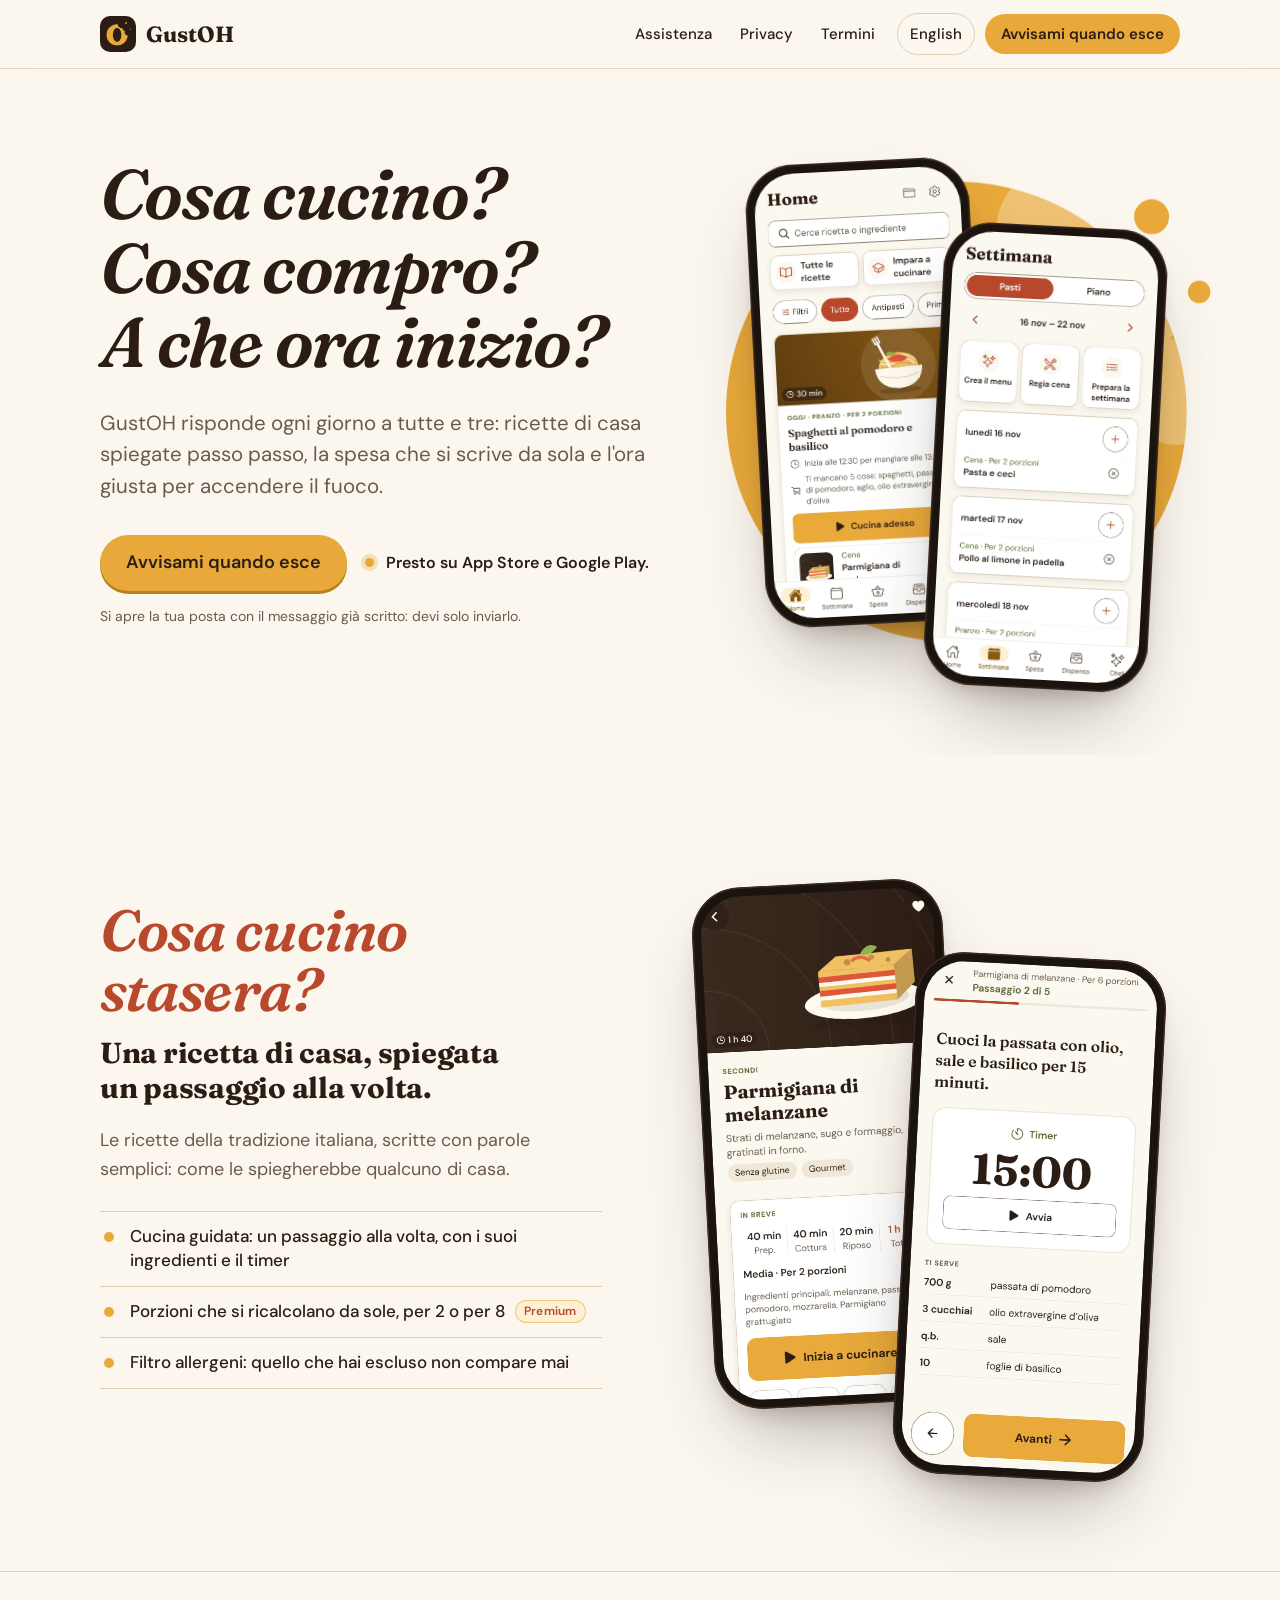
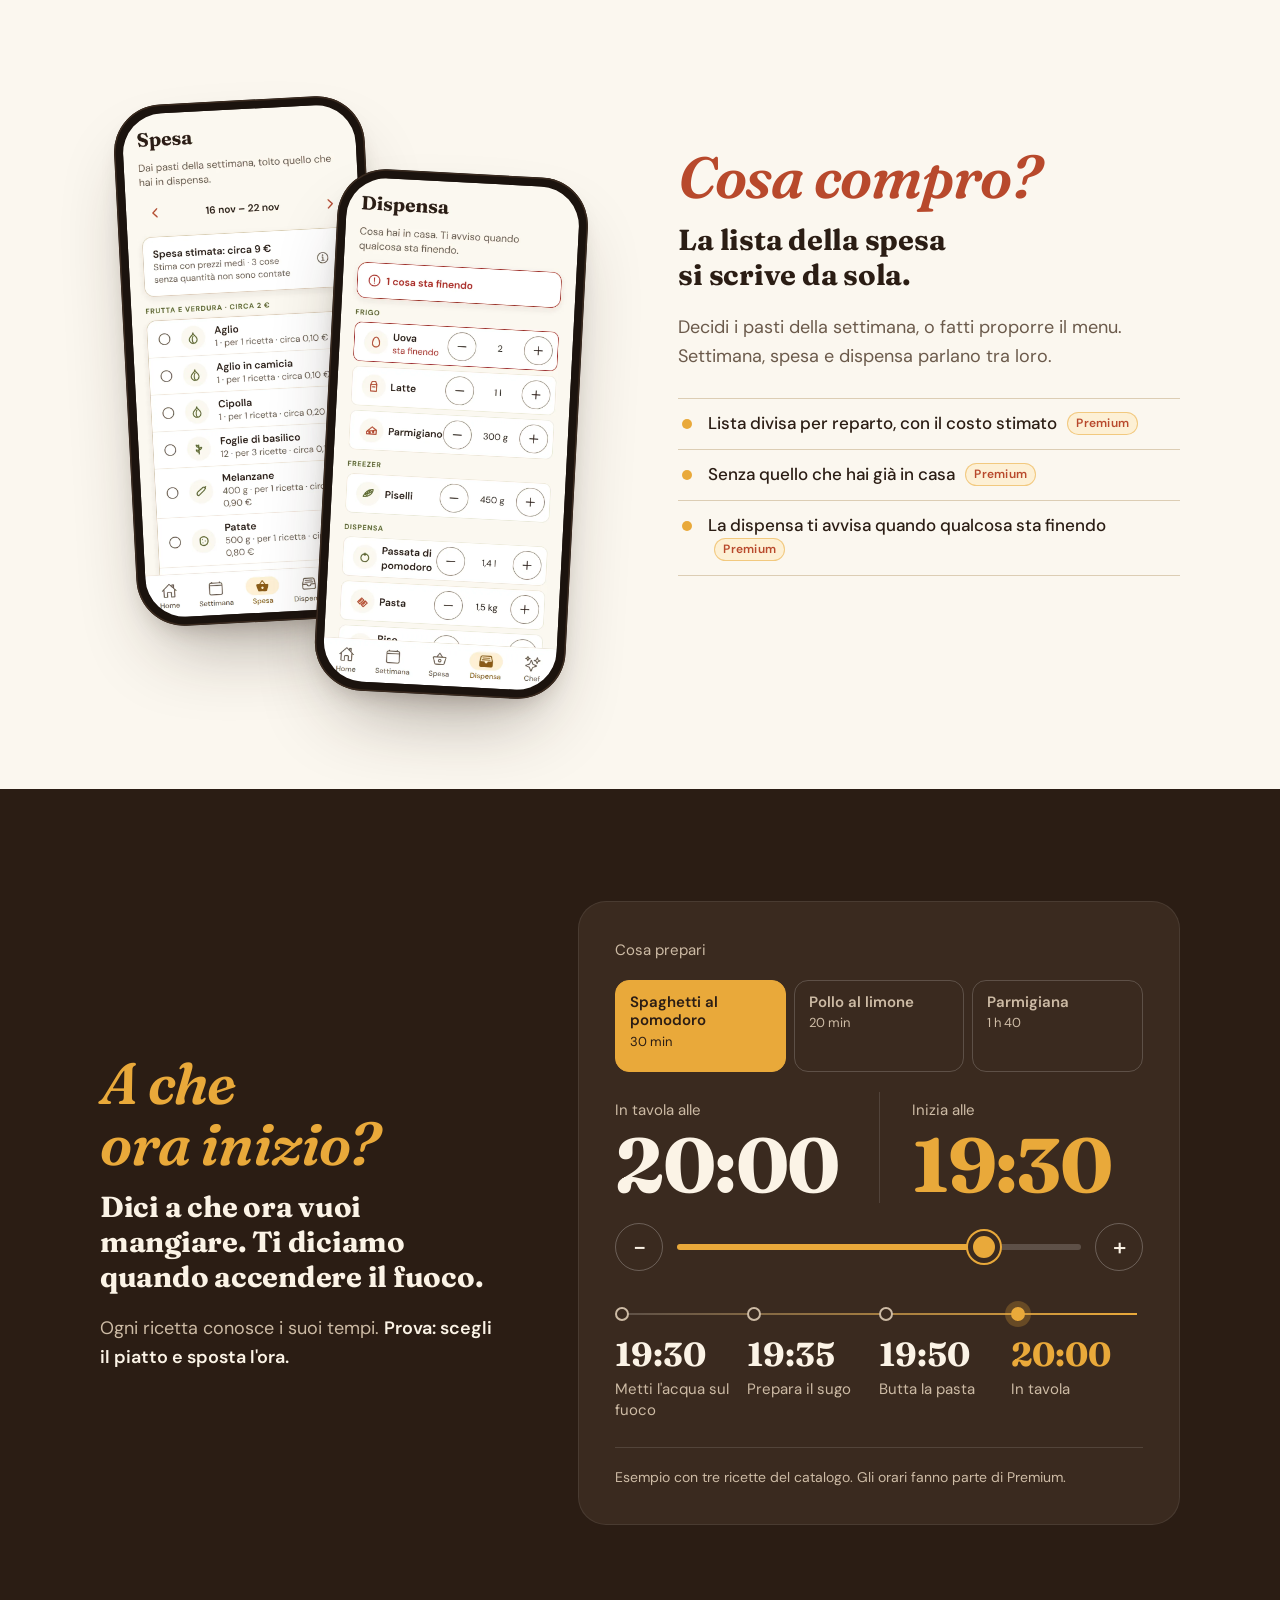
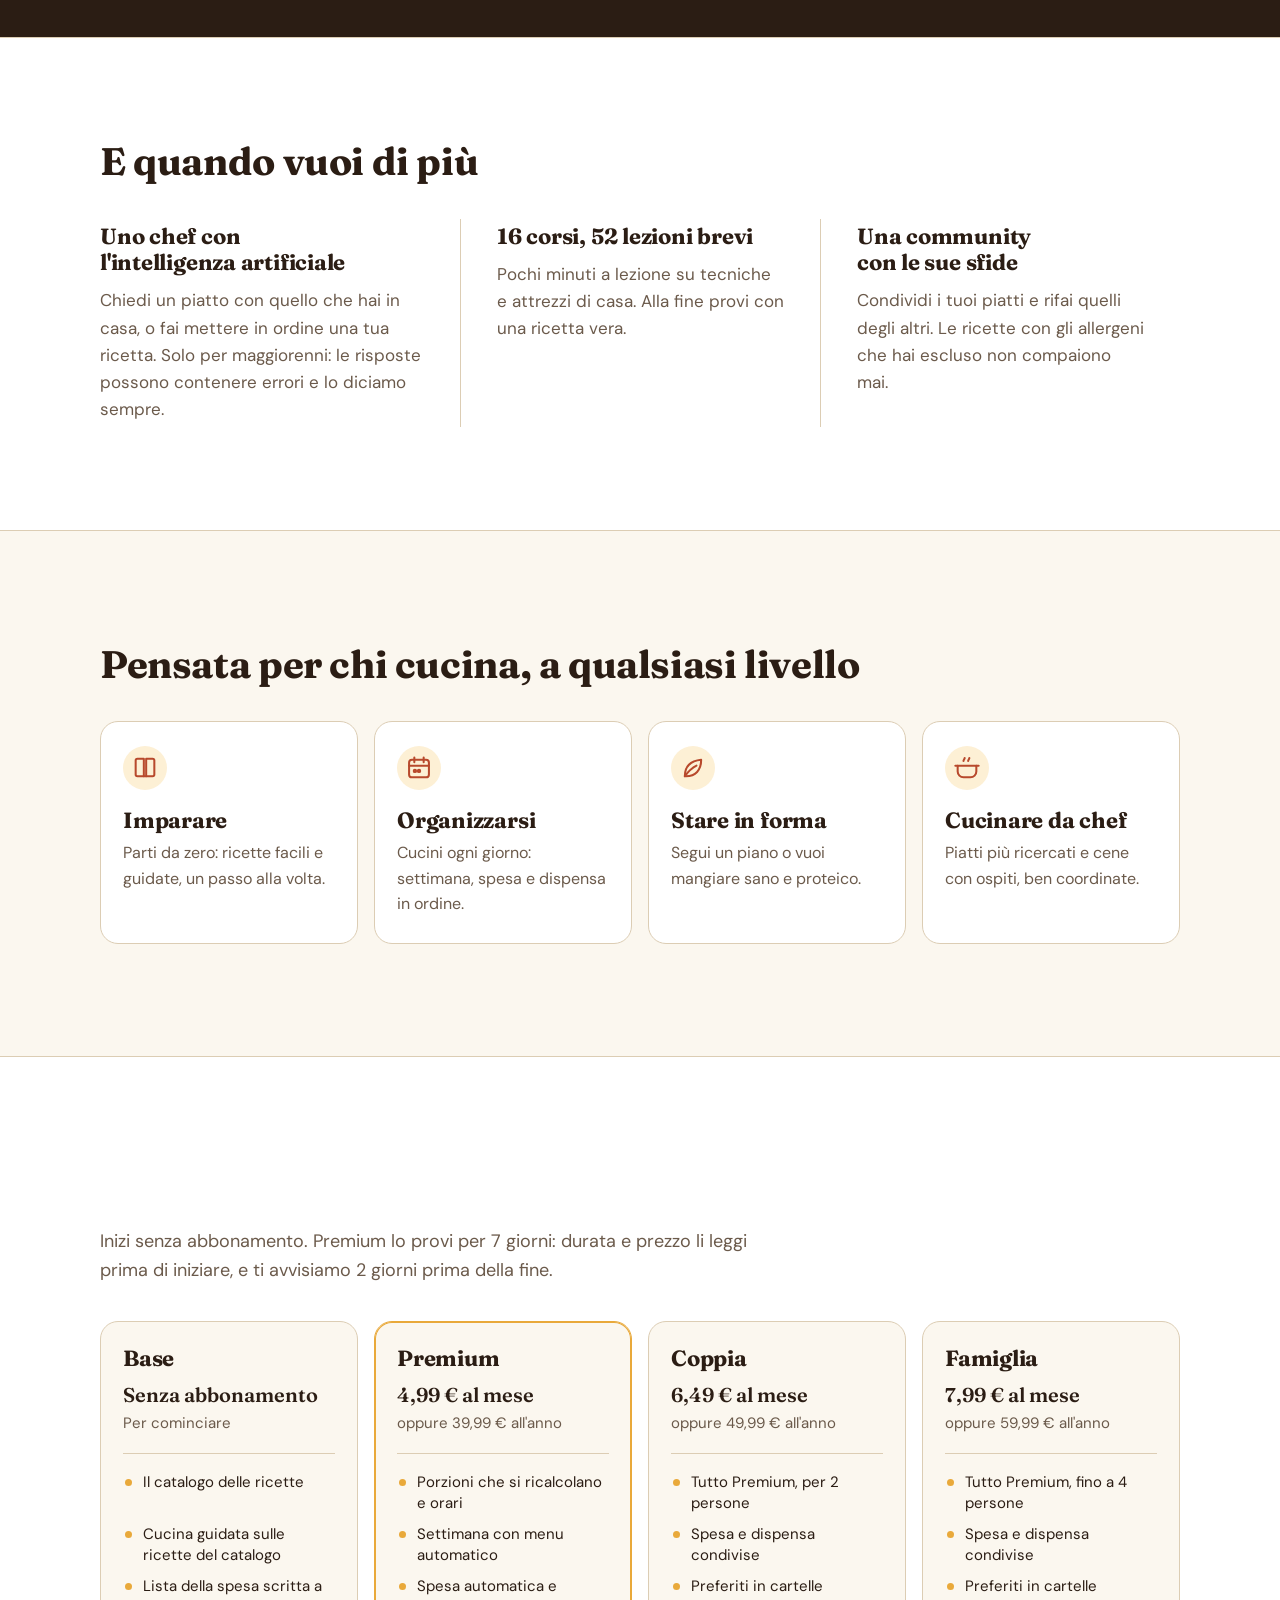
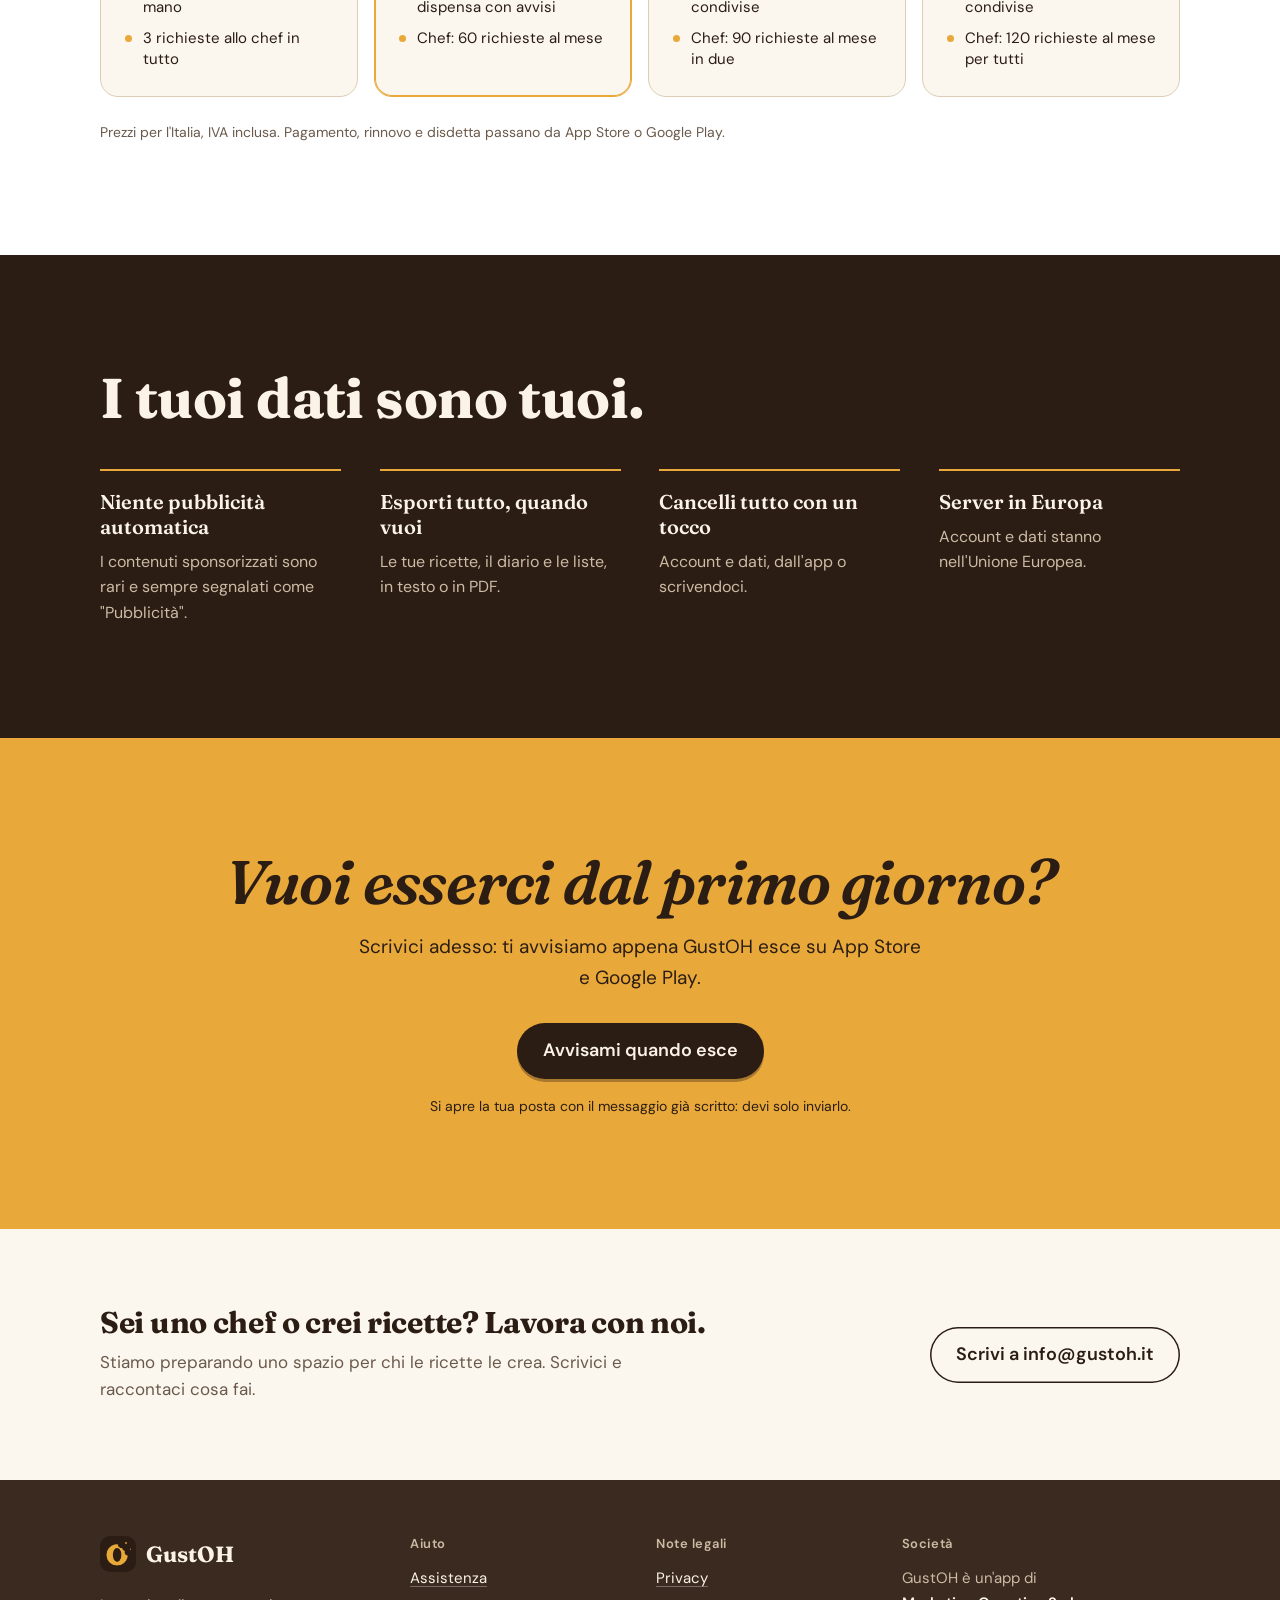
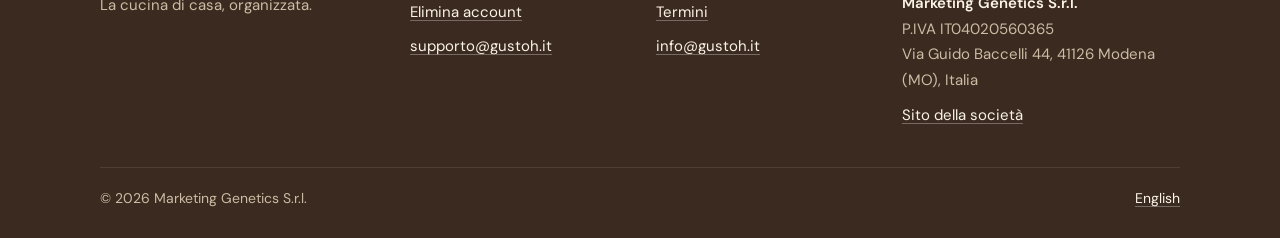
<file: index.html>
<!doctype html>
<html lang="it">
<head>
<meta charset="utf-8">
<meta name="viewport" content="width=device-width, initial-scale=1">
<title>GustOH — cosa cucino, cosa compro, a che ora inizio</title>
<meta name="description" content="Cosa cucino? Cosa compro? A che ora inizio? Ricette di casa spiegate passo passo, la spesa che si scrive da sola e l'ora giusta per accendere il fuoco, in un'unica app.">
<meta name="color-scheme" content="light dark">
<meta name="theme-color" content="#fbf7ef" media="(prefers-color-scheme: light)">
<meta name="theme-color" content="#17120e" media="(prefers-color-scheme: dark)">
<link rel="icon" href="favicon.png" type="image/png">
<link rel="apple-touch-icon" href="logo.png">
<link rel="alternate" hreflang="en" href="en/index.html">
<link rel="preload" href="caratteri/Fraunces-700.ttf" as="font" type="font/ttf" crossorigin>
<link rel="preload" href="caratteri/Fraunces-600-corsivo.ttf" as="font" type="font/ttf" crossorigin>
<link rel="stylesheet" href="stile.css">
</head>
<body class="page-index">
<a class="skip" href="#contenuto">Vai al contenuto</a>
<header class="top">
  <div class="wrap top-row">
    <a class="brand" href="index.html" aria-current="page"><img src="logo.png" alt="" width="36" height="36"><span>GustOH</span></a>
    <nav class="nav" aria-label="Home">
      <a href="supporto.html">Assistenza</a>
      <a class="opt" href="privacy.html">Privacy</a>
      <a class="opt" href="termini.html">Termini</a>
      <a class="lang" href="en/index.html" hreflang="en" lang="en">English</a>
      <a class="nav-cta" href="mailto:info@gustoh.it?subject=Avvisami%20quando%20esce%20GustOH&amp;body=Ciao%2C%20avvisatemi%20quando%20GustOH%20esce%20su%20App%20Store%20e%20Google%20Play.%20Grazie!">Avvisami quando esce</a>
    </nav>
  </div>
</header>
<main id="contenuto">
<section class="hero">
  <div class="wrap hero-grid">
    <div class="hero-copy">
      <h1><span>Cosa cucino?</span> <span>Cosa compro?</span> <span>A che ora inizio?</span></h1>
      <p class="lead">GustOH risponde ogni giorno a tutte e tre: ricette di casa spiegate passo passo, la spesa che si scrive da sola e l'ora giusta per accendere il fuoco.</p>
      <div class="hero-actions">
        <a class="btn" href="mailto:info@gustoh.it?subject=Avvisami%20quando%20esce%20GustOH&amp;body=Ciao%2C%20avvisatemi%20quando%20GustOH%20esce%20su%20App%20Store%20e%20Google%20Play.%20Grazie!">Avvisami quando esce</a>
        <p class="soon">Presto su App Store e Google Play.</p>
      </div>
      <p class="cta-note">Si apre la tua posta con il messaggio già scritto: devi solo inviarlo.</p>
    </div>
    <div class="hero-phones">
      <svg class="morso" viewBox="0 0 200 200" aria-hidden="true"><defs><mask id="morso-m"><rect width="200" height="200" fill="#fff"/><circle cx="141" cy="27" r="25"/><circle cx="171" cy="60" r="18"/><circle cx="188" cy="92" r="21"/></mask></defs><circle cx="100" cy="100" r="92" mask="url(#morso-m)"/><circle cx="178" cy="22" r="7"/><circle cx="197" cy="52" r="4.5"/></svg>
      <figure class="phone phone-back"><picture><source srcset="img/home-scuro.webp" media="(prefers-color-scheme: dark)"><img src="img/home-chiaro.webp" alt="La Home di GustOH con il pranzo di oggi e l'ora in cui iniziare" width="390" height="844" fetchpriority="high" decoding="async"></picture></figure>
      <figure class="phone phone-front"><picture><source srcset="img/settimana-scuro.webp" media="(prefers-color-scheme: dark)"><img src="img/settimana-chiaro.webp" alt="La settimana dei pasti, giorno per giorno" width="390" height="844" fetchpriority="high" decoding="async"></picture></figure>
    </div>
  </div>
</section>

<section class="row" aria-labelledby="cosa-cucino">
  <div class="wrap row-grid">
    <div class="row-copy">
      <h2 class="qa" id="cosa-cucino"><span class="q">Cosa cucino stasera?</span> <span class="a">Una ricetta di casa, spiegata un passaggio alla volta.</span></h2>
      <p>Le ricette della tradizione italiana, scritte con parole semplici: come le spiegherebbe qualcuno di casa.</p>
      <ul class="points"><li>Cucina guidata: un passaggio alla volta, con i suoi ingredienti e il timer</li><li>Porzioni che si ricalcolano da sole, per 2 o per 8 <span class="tag-premium">Premium</span></li><li>Filtro allergeni: quello che hai escluso non compare mai</li></ul>
    </div>
    <div class="row-phones">
      <figure class="phone phone-back"><picture><source srcset="img/ricetta-scuro.webp" media="(prefers-color-scheme: dark)"><img src="img/ricetta-chiaro.webp" alt="La scheda della parmigiana di melanzane con tempi e porzioni" width="390" height="844" loading="lazy" decoding="async"></picture></figure>
      <figure class="phone phone-front"><picture><source srcset="img/cucina-scuro.webp" media="(prefers-color-scheme: dark)"><img src="img/cucina-chiaro.webp" alt="La cucina guidata: un passaggio alla volta, con il timer" width="390" height="844" loading="lazy" decoding="async"></picture></figure>
    </div>
  </div>
</section>

<section class="row row-flip" aria-labelledby="cosa-compro">
  <div class="wrap row-grid">
    <div class="row-copy">
      <h2 class="qa" id="cosa-compro"><span class="q">Cosa compro?</span> <span class="a">La lista della spesa si scrive da sola.</span></h2>
      <p>Decidi i pasti della settimana, o fatti proporre il menu. Settimana, spesa e dispensa parlano tra loro.</p>
      <ul class="points"><li>Lista divisa per reparto, con il costo stimato <span class="tag-premium">Premium</span></li><li>Senza quello che hai già in casa <span class="tag-premium">Premium</span></li><li>La dispensa ti avvisa quando qualcosa sta finendo <span class="tag-premium">Premium</span></li></ul>
    </div>
    <div class="row-phones">
      <figure class="phone phone-back"><picture><source srcset="img/spesa-scuro.webp" media="(prefers-color-scheme: dark)"><img src="img/spesa-chiaro.webp" alt="La lista della spesa divisa per reparto, con il costo stimato" width="390" height="844" loading="lazy" decoding="async"></picture></figure>
      <figure class="phone phone-front"><picture><source srcset="img/dispensa-scuro.webp" media="(prefers-color-scheme: dark)"><img src="img/dispensa-chiaro.webp" alt="La dispensa divisa in frigo, freezer e dispensa" width="390" height="844" loading="lazy" decoding="async"></picture></figure>
    </div>
  </div>
</section>

<section class="clock" aria-labelledby="orari">
  <div class="wrap clock-grid">
    <div class="clock-copy">
      <h2 class="qa" id="orari"><span class="q">A che ora inizio?</span> <span class="a">Dici a che ora vuoi mangiare. Ti diciamo quando accendere il fuoco.</span></h2>
      <p>Ogni ricetta conosce i suoi tempi. <span class="demo-try">Prova: scegli il piatto e sposta l'ora.</span></p>
    </div>
    <div class="timeline demo" data-demo="[[[30,&quot;Metti l'acqua sul fuoco&quot;],[25,&quot;Prepara il sugo&quot;],[10,&quot;Butta la pasta&quot;],[0,&quot;In tavola&quot;]],[[20,&quot;Infarina il pollo&quot;],[15,&quot;Rosolalo in padella&quot;],[5,&quot;Aggiungi il limone&quot;],[0,&quot;In tavola&quot;]],[[100,&quot;Prepara le melanzane&quot;],[60,&quot;Fai gli strati e inforna&quot;],[20,&quot;Sforna e lascia riposare&quot;],[0,&quot;In tavola&quot;]]]" data-say="In tavola alle|Inizia alle">
      <fieldset class="demo-dishes demo-ctl">
        <legend>Cosa prepari</legend>
        <div class="seg">
          <label><input type="radio" name="piatto" value="0" checked><span><b>Spaghetti al pomodoro</b><small>30 min</small></span></label>
          <label><input type="radio" name="piatto" value="1"><span><b>Pollo al limone</b><small>20 min</small></span></label>
          <label><input type="radio" name="piatto" value="2"><span><b>Parmigiana</b><small>1 h 40</small></span></label>
        </div>
      </fieldset>
      <p class="demo-nojs">Spaghetti al pomodoro, 30 min</p>
      <div class="demo-clock">
        <p><span>In tavola alle</span><strong data-out="table">20:00</strong></p>
        <p class="start"><span>Inizia alle</span><strong data-out="start">19:30</strong></p>
      </div>
      <div class="demo-slider demo-ctl">
        <button type="button" data-step="-15" aria-label="15 minuti prima">−</button>
        <input type="range" min="660" max="1350" step="5" value="1200" aria-label="A che ora vuoi mangiare">
        <button type="button" data-step="15" aria-label="15 minuti dopo">+</button>
      </div>
      <ol>
        <li><time>19:30</time><span>Metti l'acqua sul fuoco</span></li>
        <li><time>19:35</time><span>Prepara il sugo</span></li>
        <li><time>19:50</time><span>Butta la pasta</span></li>
        <li class="end"><time>20:00</time><span>In tavola</span></li>
      </ol>
      <p class="demo-note">Esempio con tre ricette del catalogo. Gli orari fanno parte di Premium.</p>
    </div>
  </div>
</section>

<section class="more" aria-labelledby="altro">
  <div class="wrap">
    <h2 id="altro">E quando vuoi di più</h2>
    <div class="more-grid">
      <article><h3>Uno chef con l'intelligenza artificiale</h3><p>Chiedi un piatto con quello che hai in casa, o fai mettere in ordine una tua ricetta. Solo per maggiorenni: le risposte possono contenere errori e lo diciamo sempre.</p></article>
      <article><h3>16 corsi, 52 lezioni brevi</h3><p>Pochi minuti a lezione su tecniche e attrezzi di casa. Alla fine provi con una ricetta vera.</p></article>
      <article><h3>Una community con le sue sfide</h3><p>Condividi i tuoi piatti e rifai quelli degli altri. Le ricette con gli allergeni che hai escluso non compaiono mai.</p></article>
    </div>
  </div>
</section>

<section class="paths" aria-labelledby="percorsi">
  <div class="wrap">
    <h2 id="percorsi">Pensata per chi cucina, a qualsiasi livello</h2>
    <ul class="paths-grid">
      <li><svg class="icon" viewBox="0 0 24 24" width="28" height="28" fill="none" stroke="currentColor" stroke-width="1.75" stroke-linecap="round" stroke-linejoin="round" aria-hidden="true"><path d="M4 5.5C4 4.7 4.7 4 5.5 4H11v15H5.5A1.5 1.5 0 0 1 4 17.5z"/><path d="M20 5.5c0-.8-.7-1.5-1.5-1.5H13v15h5.5c.8 0 1.5-.7 1.5-1.5z"/><path d="M11 19h2"/></svg><h3>Imparare</h3><p>Parti da zero: ricette facili e guidate, un passo alla volta.</p></li>
      <li><svg class="icon" viewBox="0 0 24 24" width="28" height="28" fill="none" stroke="currentColor" stroke-width="1.75" stroke-linecap="round" stroke-linejoin="round" aria-hidden="true"><rect x="3.5" y="5" width="17" height="15" rx="2.5"/><path d="M3.5 10h17M8 3v4M16 3v4"/><circle cx="8.5" cy="14.5" r="1"/><circle cx="12" cy="14.5" r="1"/></svg><h3>Organizzarsi</h3><p>Cucini ogni giorno: settimana, spesa e dispensa in ordine.</p></li>
      <li><svg class="icon" viewBox="0 0 24 24" width="28" height="28" fill="none" stroke="currentColor" stroke-width="1.75" stroke-linecap="round" stroke-linejoin="round" aria-hidden="true"><path d="M5 19c0-8 5-13 14-14 0 9-5 14-13 14"/><path d="M5 19c3-4 6-7 10-9"/></svg><h3>Stare in forma</h3><p>Segui un piano o vuoi mangiare sano e proteico.</p></li>
      <li><svg class="icon" viewBox="0 0 24 24" width="28" height="28" fill="none" stroke="currentColor" stroke-width="1.75" stroke-linecap="round" stroke-linejoin="round" aria-hidden="true"><path d="M4 10h16v5a5 5 0 0 1-5 5H9a5 5 0 0 1-5-5z"/><path d="M2 10h2M20 10h2M9 6c0-1 1-1.5 1-2.5M13 6c0-1 1-1.5 1-2.5"/></svg><h3>Cucinare da chef</h3><p>Piatti più ricercati e cene con ospiti, ben coordinate.</p></li>
    </ul>
  </div>
</section>

<section class="cost" aria-labelledby="prezzi">
  <div class="wrap">
    <div class="cost-head">
      <h2 id="prezzi">Quanto costa, detto chiaro.</h2>
      <p>Inizi senza abbonamento. Premium lo provi per 7 giorni: durata e prezzo li leggi prima di iniziare, e ti avvisiamo 2 giorni prima della fine.</p>
    </div>
    <ul class="cost-grid">
      <li><h3>Base</h3><p class="price"><strong>Senza abbonamento</strong><span>Per cominciare</span></p><ul><li>Il catalogo delle ricette</li><li>Cucina guidata sulle ricette del catalogo</li><li>Lista della spesa scritta a mano</li><li>3 richieste allo chef in tutto</li></ul></li>
      <li class="main"><h3>Premium</h3><p class="price"><strong>4,99 € al mese</strong><span>oppure 39,99 € all'anno</span></p><ul><li>Porzioni che si ricalcolano e orari</li><li>Settimana con menu automatico</li><li>Spesa automatica e dispensa con avvisi</li><li>Chef: 60 richieste al mese</li></ul></li>
      <li><h3>Coppia</h3><p class="price"><strong>6,49 € al mese</strong><span>oppure 49,99 € all'anno</span></p><ul><li>Tutto Premium, per 2 persone</li><li>Spesa e dispensa condivise</li><li>Preferiti in cartelle condivise</li><li>Chef: 90 richieste al mese in due</li></ul></li>
      <li><h3>Famiglia</h3><p class="price"><strong>7,99 € al mese</strong><span>oppure 59,99 € all'anno</span></p><ul><li>Tutto Premium, fino a 4 persone</li><li>Spesa e dispensa condivise</li><li>Preferiti in cartelle condivise</li><li>Chef: 120 richieste al mese per tutti</li></ul></li>
    </ul>
    <p class="cost-note">Prezzi per l'Italia, IVA inclusa. Pagamento, rinnovo e disdetta passano da App Store o Google Play.</p>
  </div>
</section>

<section class="trust" aria-labelledby="dati">
  <div class="wrap">
    <h2 id="dati">I tuoi dati sono tuoi.</h2>
    <dl class="trust-grid">
      <div><dt>Niente pubblicità automatica</dt><dd>I contenuti sponsorizzati sono rari e sempre segnalati come &quot;Pubblicità&quot;.</dd></div>
      <div><dt>Esporti tutto, quando vuoi</dt><dd>Le tue ricette, il diario e le liste, in testo o in PDF.</dd></div>
      <div><dt>Cancelli tutto con un tocco</dt><dd>Account e dati, dall'app o scrivendoci.</dd></div>
      <div><dt>Server in Europa</dt><dd>Account e dati stanno nell'Unione Europea.</dd></div>
    </dl>
  </div>
</section>

<section class="finale" aria-labelledby="avvisami">
  <div class="wrap">
    <h2 id="avvisami">Vuoi esserci dal primo giorno?</h2>
    <p>Scrivici adesso: ti avvisiamo appena GustOH esce su App Store e Google Play.</p>
    <a class="btn btn-ink" href="mailto:info@gustoh.it?subject=Avvisami%20quando%20esce%20GustOH&amp;body=Ciao%2C%20avvisatemi%20quando%20GustOH%20esce%20su%20App%20Store%20e%20Google%20Play.%20Grazie!">Avvisami quando esce</a>
    <p class="cta-note">Si apre la tua posta con il messaggio già scritto: devi solo inviarlo.</p>
  </div>
</section>

<section class="pro" aria-labelledby="lavora-con-noi">
  <div class="wrap pro-grid">
    <div>
      <h2 id="lavora-con-noi">Sei uno chef o crei ricette? Lavora con noi.</h2>
      <p>Stiamo preparando uno spazio per chi le ricette le crea. Scrivici e raccontaci cosa fai.</p>
    </div>
    <a class="btn btn-line" href="mailto:info@gustoh.it?subject=Lavora%20con%20noi">Scrivi a info@gustoh.it</a>
  </div>
</section>
</main>
<footer class="foot">
  <div class="wrap foot-grid">
    <div class="foot-brand">
      <a class="brand" href="index.html"><img src="logo.png" alt="" width="36" height="36"><span>GustOH</span></a>
      <p>La cucina di casa, organizzata.</p>
    </div>
    <div>
      <h2>Aiuto</h2>
      <ul>
        <li><a href="supporto.html">Assistenza</a></li>
        <li><a href="elimina-account.html">Elimina account</a></li>
        <li><a href="mailto:supporto@gustoh.it">supporto@gustoh.it</a></li>
      </ul>
    </div>
    <div>
      <h2>Note legali</h2>
      <ul>
        <li><a href="privacy.html">Privacy</a></li>
        <li><a href="termini.html">Termini</a></li>
        <li><a href="mailto:info@gustoh.it">info@gustoh.it</a></li>
      </ul>
    </div>
    <div>
      <h2>Società</h2>
      <address>
        GustOH è un'app di<br><strong>Marketing Genetics S.r.l.</strong><br>
        P.IVA IT04020560365<br>
        Via Guido Baccelli 44, 41126 Modena (MO), Italia
      </address>
      <p><a href="https://www.marketinggenetics.it/" rel="noopener">Sito della società</a></p>
    </div>
  </div>
  <div class="wrap foot-bottom">
    <p>© 2026 Marketing Genetics S.r.l.</p>
    <a href="en/index.html" hreflang="en" lang="en">English</a>
  </div>
</footer>
<script>
/* Nessun dato raccolto, nessun servizio esterno. Senza questo script il sito resta uguale, solo fermo. */
(function () {
  /* Dimostrazione "a che ora inizio": scegli il piatto e l'ora in tavola, gli orari si ricalcolano. */
  var demo = document.querySelector('[data-demo]');
  if (demo) {
    var dishes = JSON.parse(demo.getAttribute('data-demo'));
    var say = demo.getAttribute('data-say').split('|');
    var range = demo.querySelector('input[type=range]');
    var list = demo.querySelector('ol');
    var rows = list.querySelectorAll('li');
    var outTable = demo.querySelector('[data-out=table]');
    var outStart = demo.querySelector('[data-out=start]');
    var dish = 0;
    var hhmm = function (m) { m = ((m % 1440) + 1440) % 1440; var h = Math.floor(m / 60), n = m % 60; return (h < 10 ? '0' : '') + h + ':' + (n < 10 ? '0' : '') + n; };
    var draw = function () {
      var t = +range.value, steps = dishes[dish];
      outTable.textContent = hhmm(t);
      outStart.textContent = hhmm(t - steps[0][0]);
      rows.forEach(function (li, i) { li.querySelector('time').textContent = hhmm(t - steps[i][0]); li.querySelector('span').textContent = steps[i][1]; });
      range.setAttribute('aria-valuetext', say[0] + ' ' + hhmm(t) + ', ' + say[1] + ' ' + hhmm(t - steps[0][0]));
      range.style.setProperty('--p', ((t - range.min) / (range.max - range.min)) * 100 + '%');
    };
    range.addEventListener('input', draw);
    demo.querySelectorAll('input[type=radio]').forEach(function (r) {
      r.addEventListener('change', function () { dish = +r.value; draw(); list.classList.remove('swap'); void list.offsetWidth; list.classList.add('swap'); });
    });
    demo.querySelectorAll('[data-step]').forEach(function (b) {
      b.addEventListener('click', function () { range.value = +range.value + +b.getAttribute('data-step'); draw(); });
    });
    demo.classList.add('demo-on');
    draw();
  }

  /* Effetti di scorrimento: segna gli elementi da far comparire e li mostra quando entrano nello schermo. */
  var d = document.documentElement;
  if (!('IntersectionObserver' in window) || matchMedia('(prefers-reduced-motion: reduce)').matches) return;
  d.classList.add('js');
  var groups = ['.row-copy > *', '.clock-copy > *', '.more h2', '.more-grid > article', '.paths h2', '.paths-grid > li', '.cost-head > *', '.cost-grid > li', '.cost-note', '.trust h2', '.trust-grid > div', '.finale .wrap > *', '.pro-grid > *', '.doc-head > *'];
  var items = [];
  groups.forEach(function (sel) {
    document.querySelectorAll(sel).forEach(function (el) { el.setAttribute('data-reveal', ''); el.style.setProperty('--i', Array.prototype.indexOf.call(el.parentNode.children, el)); items.push(el); });
  });
  document.querySelectorAll('.timeline li').forEach(function (el, i) { el.style.setProperty('--i', i); });
  var timelines = document.querySelectorAll('.timeline');
  var io = new IntersectionObserver(function (entries) {
    entries.forEach(function (e) { if (e.isIntersecting) { e.target.classList.add('in'); io.unobserve(e.target); } });
  }, { rootMargin: '0px 0px -12% 0px', threshold: 0.15 });
  items.forEach(function (el) { io.observe(el); });
  timelines.forEach(function (el) { io.observe(el); });
})();
</script>
</body>
</html>
</file>
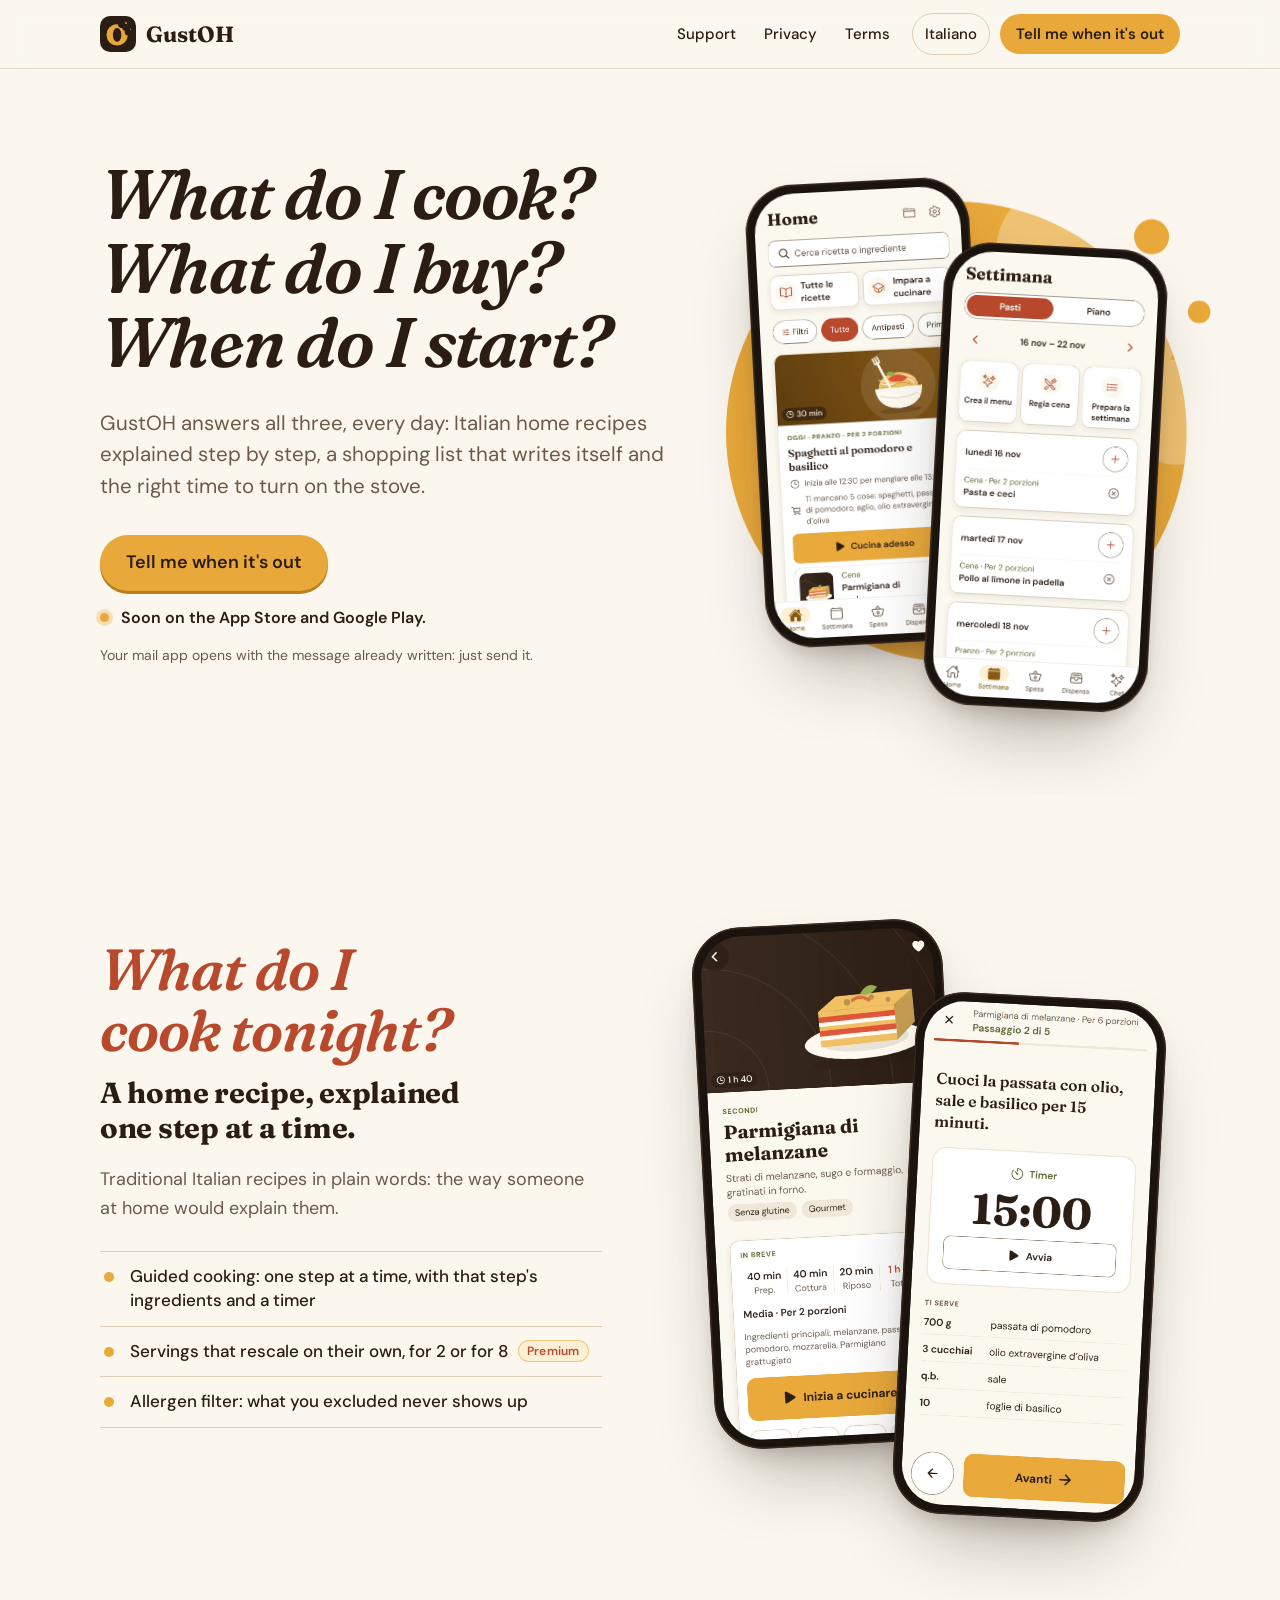
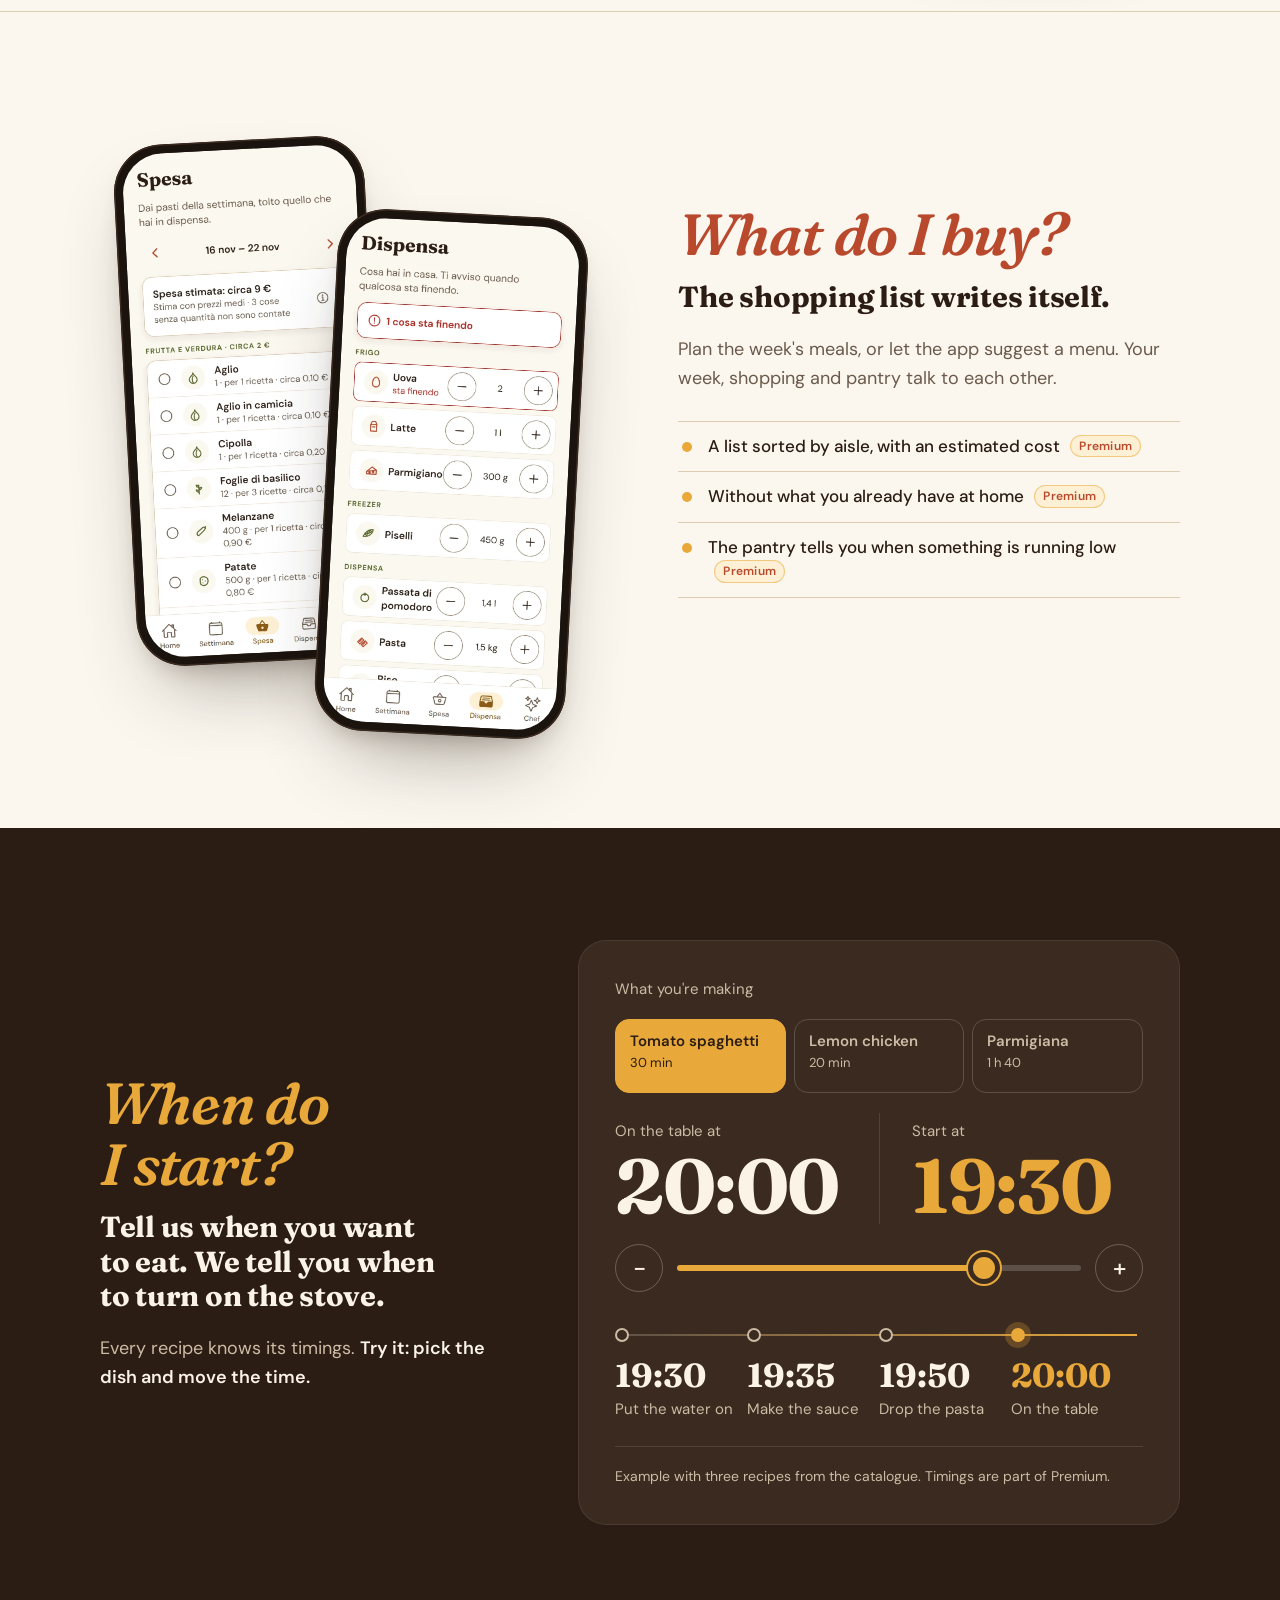
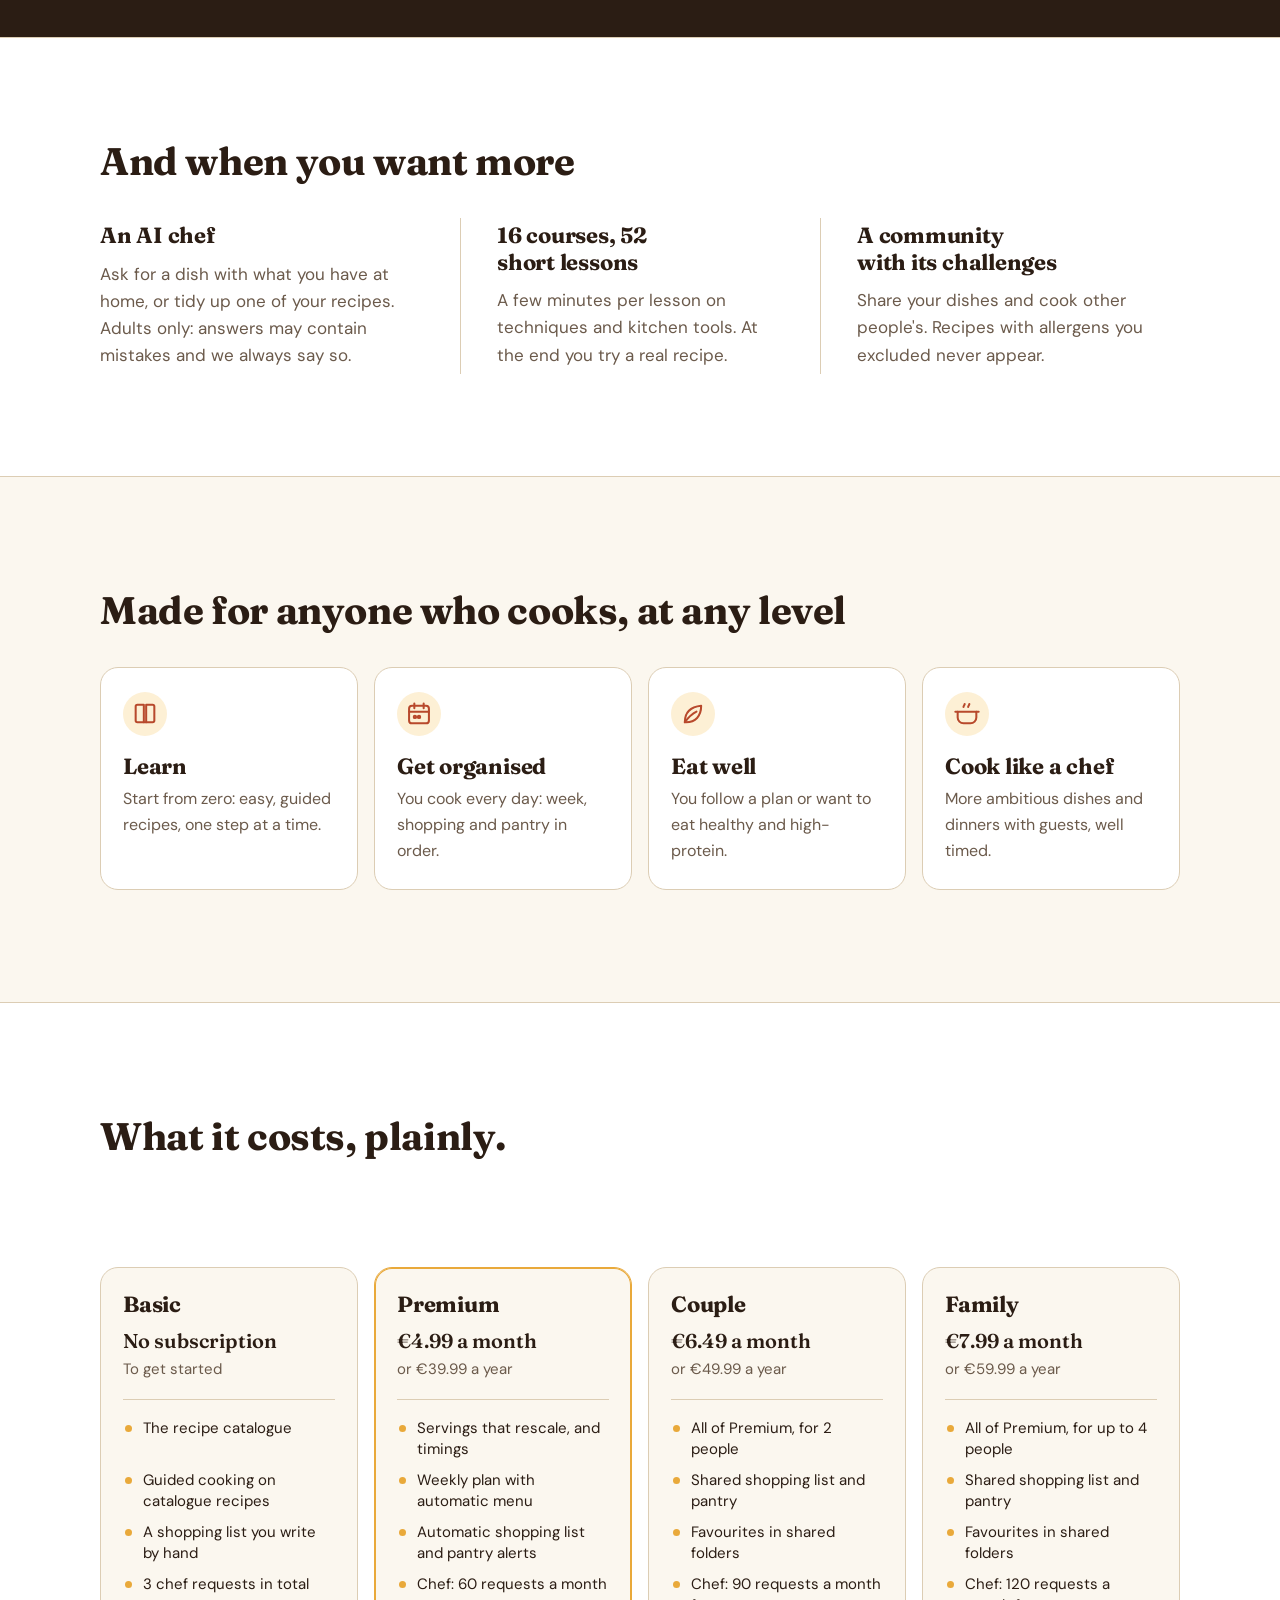
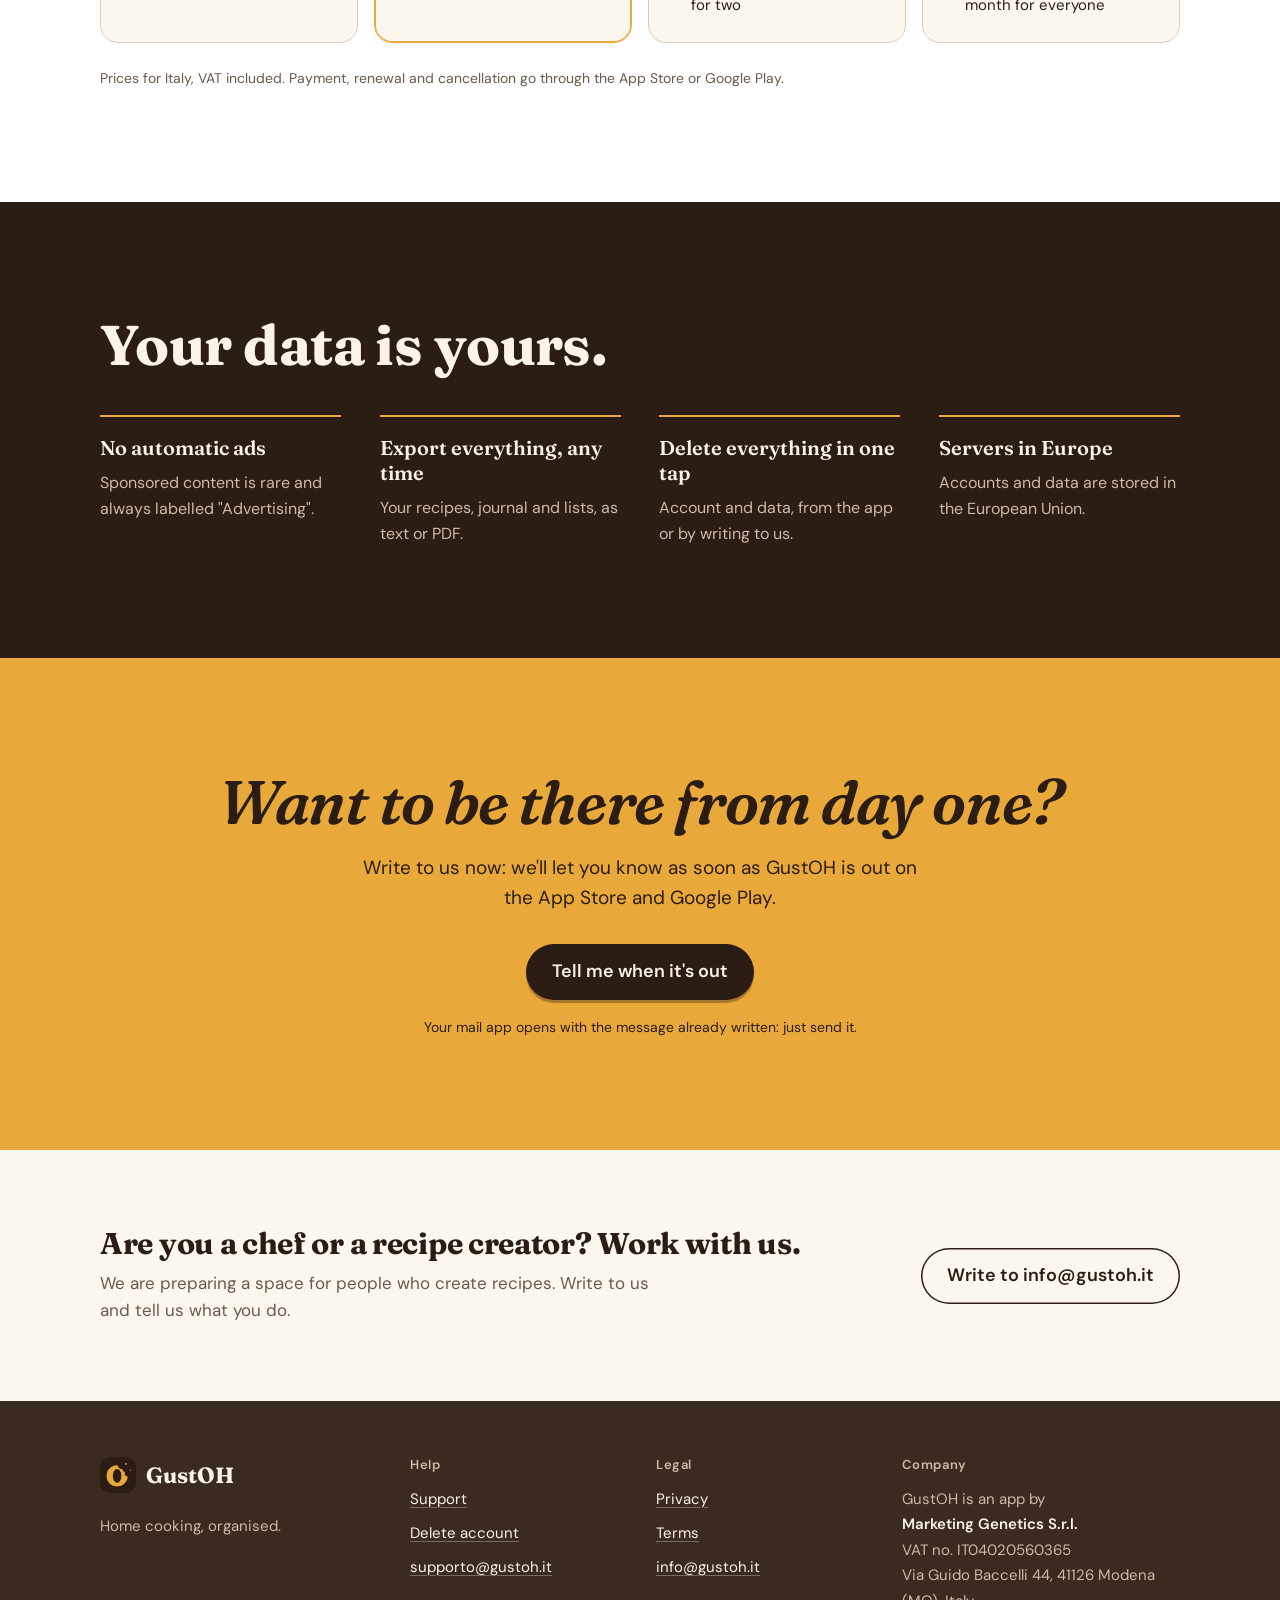
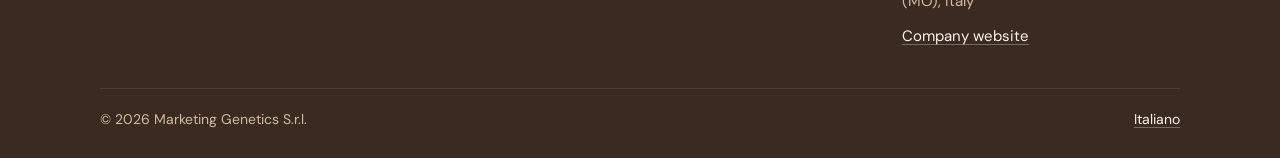
<file: en/index.html>
<!doctype html>
<html lang="en">
<head>
<meta charset="utf-8">
<meta name="viewport" content="width=device-width, initial-scale=1">
<title>GustOH — what to cook, what to buy, when to start</title>
<meta name="description" content="What do I cook? What do I buy? When do I start? Italian home recipes step by step, a shopping list that writes itself and the right time to turn on the stove, in one app.">
<meta name="color-scheme" content="light dark">
<meta name="theme-color" content="#fbf7ef" media="(prefers-color-scheme: light)">
<meta name="theme-color" content="#17120e" media="(prefers-color-scheme: dark)">
<link rel="icon" href="../favicon.png" type="image/png">
<link rel="apple-touch-icon" href="../logo.png">
<link rel="alternate" hreflang="it" href="../index.html">
<link rel="preload" href="../caratteri/Fraunces-700.ttf" as="font" type="font/ttf" crossorigin>
<link rel="preload" href="../caratteri/Fraunces-600-corsivo.ttf" as="font" type="font/ttf" crossorigin>
<link rel="stylesheet" href="../stile.css">
</head>
<body class="page-index">
<a class="skip" href="#contenuto">Skip to content</a>
<header class="top">
  <div class="wrap top-row">
    <a class="brand" href="index.html" aria-current="page"><img src="../logo.png" alt="" width="36" height="36"><span>GustOH</span></a>
    <nav class="nav" aria-label="Home">
      <a href="supporto.html">Support</a>
      <a class="opt" href="privacy.html">Privacy</a>
      <a class="opt" href="termini.html">Terms</a>
      <a class="lang" href="../index.html" hreflang="it" lang="it">Italiano</a>
      <a class="nav-cta" href="mailto:info@gustoh.it?subject=Tell%20me%20when%20GustOH%20is%20out&amp;body=Hi%2C%20please%20let%20me%20know%20when%20GustOH%20is%20out%20on%20the%20App%20Store%20and%20Google%20Play.%20Thanks!">Tell me when it's out</a>
    </nav>
  </div>
</header>
<main id="contenuto">
<section class="hero">
  <div class="wrap hero-grid">
    <div class="hero-copy">
      <h1><span>What do I cook?</span> <span>What do I buy?</span> <span>When do I start?</span></h1>
      <p class="lead">GustOH answers all three, every day: Italian home recipes explained step by step, a shopping list that writes itself and the right time to turn on the stove.</p>
      <div class="hero-actions">
        <a class="btn" href="mailto:info@gustoh.it?subject=Tell%20me%20when%20GustOH%20is%20out&amp;body=Hi%2C%20please%20let%20me%20know%20when%20GustOH%20is%20out%20on%20the%20App%20Store%20and%20Google%20Play.%20Thanks!">Tell me when it's out</a>
        <p class="soon">Soon on the App Store and Google Play.</p>
      </div>
      <p class="cta-note">Your mail app opens with the message already written: just send it.</p>
    </div>
    <div class="hero-phones">
      <svg class="morso" viewBox="0 0 200 200" aria-hidden="true"><defs><mask id="morso-m"><rect width="200" height="200" fill="#fff"/><circle cx="141" cy="27" r="25"/><circle cx="171" cy="60" r="18"/><circle cx="188" cy="92" r="21"/></mask></defs><circle cx="100" cy="100" r="92" mask="url(#morso-m)"/><circle cx="178" cy="22" r="7"/><circle cx="197" cy="52" r="4.5"/></svg>
      <figure class="phone phone-back"><picture><source srcset="../img/home-scuro.webp" media="(prefers-color-scheme: dark)"><img src="../img/home-chiaro.webp" alt="GustOH Home with today's lunch and when to start cooking" width="390" height="844" fetchpriority="high" decoding="async"></picture></figure>
      <figure class="phone phone-front"><picture><source srcset="../img/settimana-scuro.webp" media="(prefers-color-scheme: dark)"><img src="../img/settimana-chiaro.webp" alt="The weekly meal plan, day by day" width="390" height="844" fetchpriority="high" decoding="async"></picture></figure>
    </div>
  </div>
</section>

<section class="row" aria-labelledby="cosa-cucino">
  <div class="wrap row-grid">
    <div class="row-copy">
      <h2 class="qa" id="cosa-cucino"><span class="q">What do I cook tonight?</span> <span class="a">A home recipe, explained one step at a time.</span></h2>
      <p>Traditional Italian recipes in plain words: the way someone at home would explain them.</p>
      <ul class="points"><li>Guided cooking: one step at a time, with that step's ingredients and a timer</li><li>Servings that rescale on their own, for 2 or for 8 <span class="tag-premium">Premium</span></li><li>Allergen filter: what you excluded never shows up</li></ul>
    </div>
    <div class="row-phones">
      <figure class="phone phone-back"><picture><source srcset="../img/ricetta-scuro.webp" media="(prefers-color-scheme: dark)"><img src="../img/ricetta-chiaro.webp" alt="The aubergine parmigiana recipe with times and servings" width="390" height="844" loading="lazy" decoding="async"></picture></figure>
      <figure class="phone phone-front"><picture><source srcset="../img/cucina-scuro.webp" media="(prefers-color-scheme: dark)"><img src="../img/cucina-chiaro.webp" alt="Guided cooking: one step at a time, with a timer" width="390" height="844" loading="lazy" decoding="async"></picture></figure>
    </div>
  </div>
</section>

<section class="row row-flip" aria-labelledby="cosa-compro">
  <div class="wrap row-grid">
    <div class="row-copy">
      <h2 class="qa" id="cosa-compro"><span class="q">What do I buy?</span> <span class="a">The shopping list writes itself.</span></h2>
      <p>Plan the week's meals, or let the app suggest a menu. Your week, shopping and pantry talk to each other.</p>
      <ul class="points"><li>A list sorted by aisle, with an estimated cost <span class="tag-premium">Premium</span></li><li>Without what you already have at home <span class="tag-premium">Premium</span></li><li>The pantry tells you when something is running low <span class="tag-premium">Premium</span></li></ul>
    </div>
    <div class="row-phones">
      <figure class="phone phone-back"><picture><source srcset="../img/spesa-scuro.webp" media="(prefers-color-scheme: dark)"><img src="../img/spesa-chiaro.webp" alt="The shopping list sorted by aisle, with an estimated cost" width="390" height="844" loading="lazy" decoding="async"></picture></figure>
      <figure class="phone phone-front"><picture><source srcset="../img/dispensa-scuro.webp" media="(prefers-color-scheme: dark)"><img src="../img/dispensa-chiaro.webp" alt="The pantry split into fridge, freezer and cupboard" width="390" height="844" loading="lazy" decoding="async"></picture></figure>
    </div>
  </div>
</section>

<section class="clock" aria-labelledby="orari">
  <div class="wrap clock-grid">
    <div class="clock-copy">
      <h2 class="qa" id="orari"><span class="q">When do I start?</span> <span class="a">Tell us when you want to eat. We tell you when to turn on the stove.</span></h2>
      <p>Every recipe knows its timings. <span class="demo-try">Try it: pick the dish and move the time.</span></p>
    </div>
    <div class="timeline demo" data-demo="[[[30,&quot;Put the water on&quot;],[25,&quot;Make the sauce&quot;],[10,&quot;Drop the pasta&quot;],[0,&quot;On the table&quot;]],[[20,&quot;Flour the chicken&quot;],[15,&quot;Brown it in the pan&quot;],[5,&quot;Add the lemon&quot;],[0,&quot;On the table&quot;]],[[100,&quot;Prepare the aubergines&quot;],[60,&quot;Layer and bake&quot;],[20,&quot;Take it out and let it rest&quot;],[0,&quot;On the table&quot;]]]" data-say="On the table at|Start at">
      <fieldset class="demo-dishes demo-ctl">
        <legend>What you're making</legend>
        <div class="seg">
          <label><input type="radio" name="piatto" value="0" checked><span><b>Tomato spaghetti</b><small>30 min</small></span></label>
          <label><input type="radio" name="piatto" value="1"><span><b>Lemon chicken</b><small>20 min</small></span></label>
          <label><input type="radio" name="piatto" value="2"><span><b>Parmigiana</b><small>1 h 40</small></span></label>
        </div>
      </fieldset>
      <p class="demo-nojs">Tomato spaghetti, 30 min</p>
      <div class="demo-clock">
        <p><span>On the table at</span><strong data-out="table">20:00</strong></p>
        <p class="start"><span>Start at</span><strong data-out="start">19:30</strong></p>
      </div>
      <div class="demo-slider demo-ctl">
        <button type="button" data-step="-15" aria-label="15 minutes earlier">−</button>
        <input type="range" min="660" max="1350" step="5" value="1200" aria-label="What time you want to eat">
        <button type="button" data-step="15" aria-label="15 minutes later">+</button>
      </div>
      <ol>
        <li><time>19:30</time><span>Put the water on</span></li>
        <li><time>19:35</time><span>Make the sauce</span></li>
        <li><time>19:50</time><span>Drop the pasta</span></li>
        <li class="end"><time>20:00</time><span>On the table</span></li>
      </ol>
      <p class="demo-note">Example with three recipes from the catalogue. Timings are part of Premium.</p>
    </div>
  </div>
</section>

<section class="more" aria-labelledby="altro">
  <div class="wrap">
    <h2 id="altro">And when you want more</h2>
    <div class="more-grid">
      <article><h3>An AI chef</h3><p>Ask for a dish with what you have at home, or tidy up one of your recipes. Adults only: answers may contain mistakes and we always say so.</p></article>
      <article><h3>16 courses, 52 short lessons</h3><p>A few minutes per lesson on techniques and kitchen tools. At the end you try a real recipe.</p></article>
      <article><h3>A community with its challenges</h3><p>Share your dishes and cook other people's. Recipes with allergens you excluded never appear.</p></article>
    </div>
  </div>
</section>

<section class="paths" aria-labelledby="percorsi">
  <div class="wrap">
    <h2 id="percorsi">Made for anyone who cooks, at any level</h2>
    <ul class="paths-grid">
      <li><svg class="icon" viewBox="0 0 24 24" width="28" height="28" fill="none" stroke="currentColor" stroke-width="1.75" stroke-linecap="round" stroke-linejoin="round" aria-hidden="true"><path d="M4 5.5C4 4.7 4.7 4 5.5 4H11v15H5.5A1.5 1.5 0 0 1 4 17.5z"/><path d="M20 5.5c0-.8-.7-1.5-1.5-1.5H13v15h5.5c.8 0 1.5-.7 1.5-1.5z"/><path d="M11 19h2"/></svg><h3>Learn</h3><p>Start from zero: easy, guided recipes, one step at a time.</p></li>
      <li><svg class="icon" viewBox="0 0 24 24" width="28" height="28" fill="none" stroke="currentColor" stroke-width="1.75" stroke-linecap="round" stroke-linejoin="round" aria-hidden="true"><rect x="3.5" y="5" width="17" height="15" rx="2.5"/><path d="M3.5 10h17M8 3v4M16 3v4"/><circle cx="8.5" cy="14.5" r="1"/><circle cx="12" cy="14.5" r="1"/></svg><h3>Get organised</h3><p>You cook every day: week, shopping and pantry in order.</p></li>
      <li><svg class="icon" viewBox="0 0 24 24" width="28" height="28" fill="none" stroke="currentColor" stroke-width="1.75" stroke-linecap="round" stroke-linejoin="round" aria-hidden="true"><path d="M5 19c0-8 5-13 14-14 0 9-5 14-13 14"/><path d="M5 19c3-4 6-7 10-9"/></svg><h3>Eat well</h3><p>You follow a plan or want to eat healthy and high-protein.</p></li>
      <li><svg class="icon" viewBox="0 0 24 24" width="28" height="28" fill="none" stroke="currentColor" stroke-width="1.75" stroke-linecap="round" stroke-linejoin="round" aria-hidden="true"><path d="M4 10h16v5a5 5 0 0 1-5 5H9a5 5 0 0 1-5-5z"/><path d="M2 10h2M20 10h2M9 6c0-1 1-1.5 1-2.5M13 6c0-1 1-1.5 1-2.5"/></svg><h3>Cook like a chef</h3><p>More ambitious dishes and dinners with guests, well timed.</p></li>
    </ul>
  </div>
</section>

<section class="cost" aria-labelledby="prezzi">
  <div class="wrap">
    <div class="cost-head">
      <h2 id="prezzi">What it costs, plainly.</h2>
      <p>You start without a subscription. You can try Premium for 7 days: length and price are shown before you start, and we remind you 2 days before it ends.</p>
    </div>
    <ul class="cost-grid">
      <li><h3>Basic</h3><p class="price"><strong>No subscription</strong><span>To get started</span></p><ul><li>The recipe catalogue</li><li>Guided cooking on catalogue recipes</li><li>A shopping list you write by hand</li><li>3 chef requests in total</li></ul></li>
      <li class="main"><h3>Premium</h3><p class="price"><strong>€4.99 a month</strong><span>or €39.99 a year</span></p><ul><li>Servings that rescale, and timings</li><li>Weekly plan with automatic menu</li><li>Automatic shopping list and pantry alerts</li><li>Chef: 60 requests a month</li></ul></li>
      <li><h3>Couple</h3><p class="price"><strong>€6.49 a month</strong><span>or €49.99 a year</span></p><ul><li>All of Premium, for 2 people</li><li>Shared shopping list and pantry</li><li>Favourites in shared folders</li><li>Chef: 90 requests a month for two</li></ul></li>
      <li><h3>Family</h3><p class="price"><strong>€7.99 a month</strong><span>or €59.99 a year</span></p><ul><li>All of Premium, for up to 4 people</li><li>Shared shopping list and pantry</li><li>Favourites in shared folders</li><li>Chef: 120 requests a month for everyone</li></ul></li>
    </ul>
    <p class="cost-note">Prices for Italy, VAT included. Payment, renewal and cancellation go through the App Store or Google Play.</p>
  </div>
</section>

<section class="trust" aria-labelledby="dati">
  <div class="wrap">
    <h2 id="dati">Your data is yours.</h2>
    <dl class="trust-grid">
      <div><dt>No automatic ads</dt><dd>Sponsored content is rare and always labelled &quot;Advertising&quot;.</dd></div>
      <div><dt>Export everything, any time</dt><dd>Your recipes, journal and lists, as text or PDF.</dd></div>
      <div><dt>Delete everything in one tap</dt><dd>Account and data, from the app or by writing to us.</dd></div>
      <div><dt>Servers in Europe</dt><dd>Accounts and data are stored in the European Union.</dd></div>
    </dl>
  </div>
</section>

<section class="finale" aria-labelledby="avvisami">
  <div class="wrap">
    <h2 id="avvisami">Want to be there from day one?</h2>
    <p>Write to us now: we'll let you know as soon as GustOH is out on the App Store and Google Play.</p>
    <a class="btn btn-ink" href="mailto:info@gustoh.it?subject=Tell%20me%20when%20GustOH%20is%20out&amp;body=Hi%2C%20please%20let%20me%20know%20when%20GustOH%20is%20out%20on%20the%20App%20Store%20and%20Google%20Play.%20Thanks!">Tell me when it's out</a>
    <p class="cta-note">Your mail app opens with the message already written: just send it.</p>
  </div>
</section>

<section class="pro" aria-labelledby="lavora-con-noi">
  <div class="wrap pro-grid">
    <div>
      <h2 id="lavora-con-noi">Are you a chef or a recipe creator? Work with us.</h2>
      <p>We are preparing a space for people who create recipes. Write to us and tell us what you do.</p>
    </div>
    <a class="btn btn-line" href="mailto:info@gustoh.it?subject=Work%20with%20us">Write to info@gustoh.it</a>
  </div>
</section>
</main>
<footer class="foot">
  <div class="wrap foot-grid">
    <div class="foot-brand">
      <a class="brand" href="index.html"><img src="../logo.png" alt="" width="36" height="36"><span>GustOH</span></a>
      <p>Home cooking, organised.</p>
    </div>
    <div>
      <h2>Help</h2>
      <ul>
        <li><a href="supporto.html">Support</a></li>
        <li><a href="elimina-account.html">Delete account</a></li>
        <li><a href="mailto:supporto@gustoh.it">supporto@gustoh.it</a></li>
      </ul>
    </div>
    <div>
      <h2>Legal</h2>
      <ul>
        <li><a href="privacy.html">Privacy</a></li>
        <li><a href="termini.html">Terms</a></li>
        <li><a href="mailto:info@gustoh.it">info@gustoh.it</a></li>
      </ul>
    </div>
    <div>
      <h2>Company</h2>
      <address>
        GustOH is an app by<br><strong>Marketing Genetics S.r.l.</strong><br>
        VAT no. IT04020560365<br>
        Via Guido Baccelli 44, 41126 Modena (MO), Italy
      </address>
      <p><a href="https://www.marketinggenetics.it/" rel="noopener">Company website</a></p>
    </div>
  </div>
  <div class="wrap foot-bottom">
    <p>© 2026 Marketing Genetics S.r.l.</p>
    <a href="../index.html" hreflang="it" lang="it">Italiano</a>
  </div>
</footer>
<script>
/* Nessun dato raccolto, nessun servizio esterno. Senza questo script il sito resta uguale, solo fermo. */
(function () {
  /* Dimostrazione "a che ora inizio": scegli il piatto e l'ora in tavola, gli orari si ricalcolano. */
  var demo = document.querySelector('[data-demo]');
  if (demo) {
    var dishes = JSON.parse(demo.getAttribute('data-demo'));
    var say = demo.getAttribute('data-say').split('|');
    var range = demo.querySelector('input[type=range]');
    var list = demo.querySelector('ol');
    var rows = list.querySelectorAll('li');
    var outTable = demo.querySelector('[data-out=table]');
    var outStart = demo.querySelector('[data-out=start]');
    var dish = 0;
    var hhmm = function (m) { m = ((m % 1440) + 1440) % 1440; var h = Math.floor(m / 60), n = m % 60; return (h < 10 ? '0' : '') + h + ':' + (n < 10 ? '0' : '') + n; };
    var draw = function () {
      var t = +range.value, steps = dishes[dish];
      outTable.textContent = hhmm(t);
      outStart.textContent = hhmm(t - steps[0][0]);
      rows.forEach(function (li, i) { li.querySelector('time').textContent = hhmm(t - steps[i][0]); li.querySelector('span').textContent = steps[i][1]; });
      range.setAttribute('aria-valuetext', say[0] + ' ' + hhmm(t) + ', ' + say[1] + ' ' + hhmm(t - steps[0][0]));
      range.style.setProperty('--p', ((t - range.min) / (range.max - range.min)) * 100 + '%');
    };
    range.addEventListener('input', draw);
    demo.querySelectorAll('input[type=radio]').forEach(function (r) {
      r.addEventListener('change', function () { dish = +r.value; draw(); list.classList.remove('swap'); void list.offsetWidth; list.classList.add('swap'); });
    });
    demo.querySelectorAll('[data-step]').forEach(function (b) {
      b.addEventListener('click', function () { range.value = +range.value + +b.getAttribute('data-step'); draw(); });
    });
    demo.classList.add('demo-on');
    draw();
  }

  /* Effetti di scorrimento: segna gli elementi da far comparire e li mostra quando entrano nello schermo. */
  var d = document.documentElement;
  if (!('IntersectionObserver' in window) || matchMedia('(prefers-reduced-motion: reduce)').matches) return;
  d.classList.add('js');
  var groups = ['.row-copy > *', '.clock-copy > *', '.more h2', '.more-grid > article', '.paths h2', '.paths-grid > li', '.cost-head > *', '.cost-grid > li', '.cost-note', '.trust h2', '.trust-grid > div', '.finale .wrap > *', '.pro-grid > *', '.doc-head > *'];
  var items = [];
  groups.forEach(function (sel) {
    document.querySelectorAll(sel).forEach(function (el) { el.setAttribute('data-reveal', ''); el.style.setProperty('--i', Array.prototype.indexOf.call(el.parentNode.children, el)); items.push(el); });
  });
  document.querySelectorAll('.timeline li').forEach(function (el, i) { el.style.setProperty('--i', i); });
  var timelines = document.querySelectorAll('.timeline');
  var io = new IntersectionObserver(function (entries) {
    entries.forEach(function (e) { if (e.isIntersecting) { e.target.classList.add('in'); io.unobserve(e.target); } });
  }, { rootMargin: '0px 0px -12% 0px', threshold: 0.15 });
  items.forEach(function (el) { io.observe(el); });
  timelines.forEach(function (el) { io.observe(el); });
})();
</script>
</body>
</html>
</file>
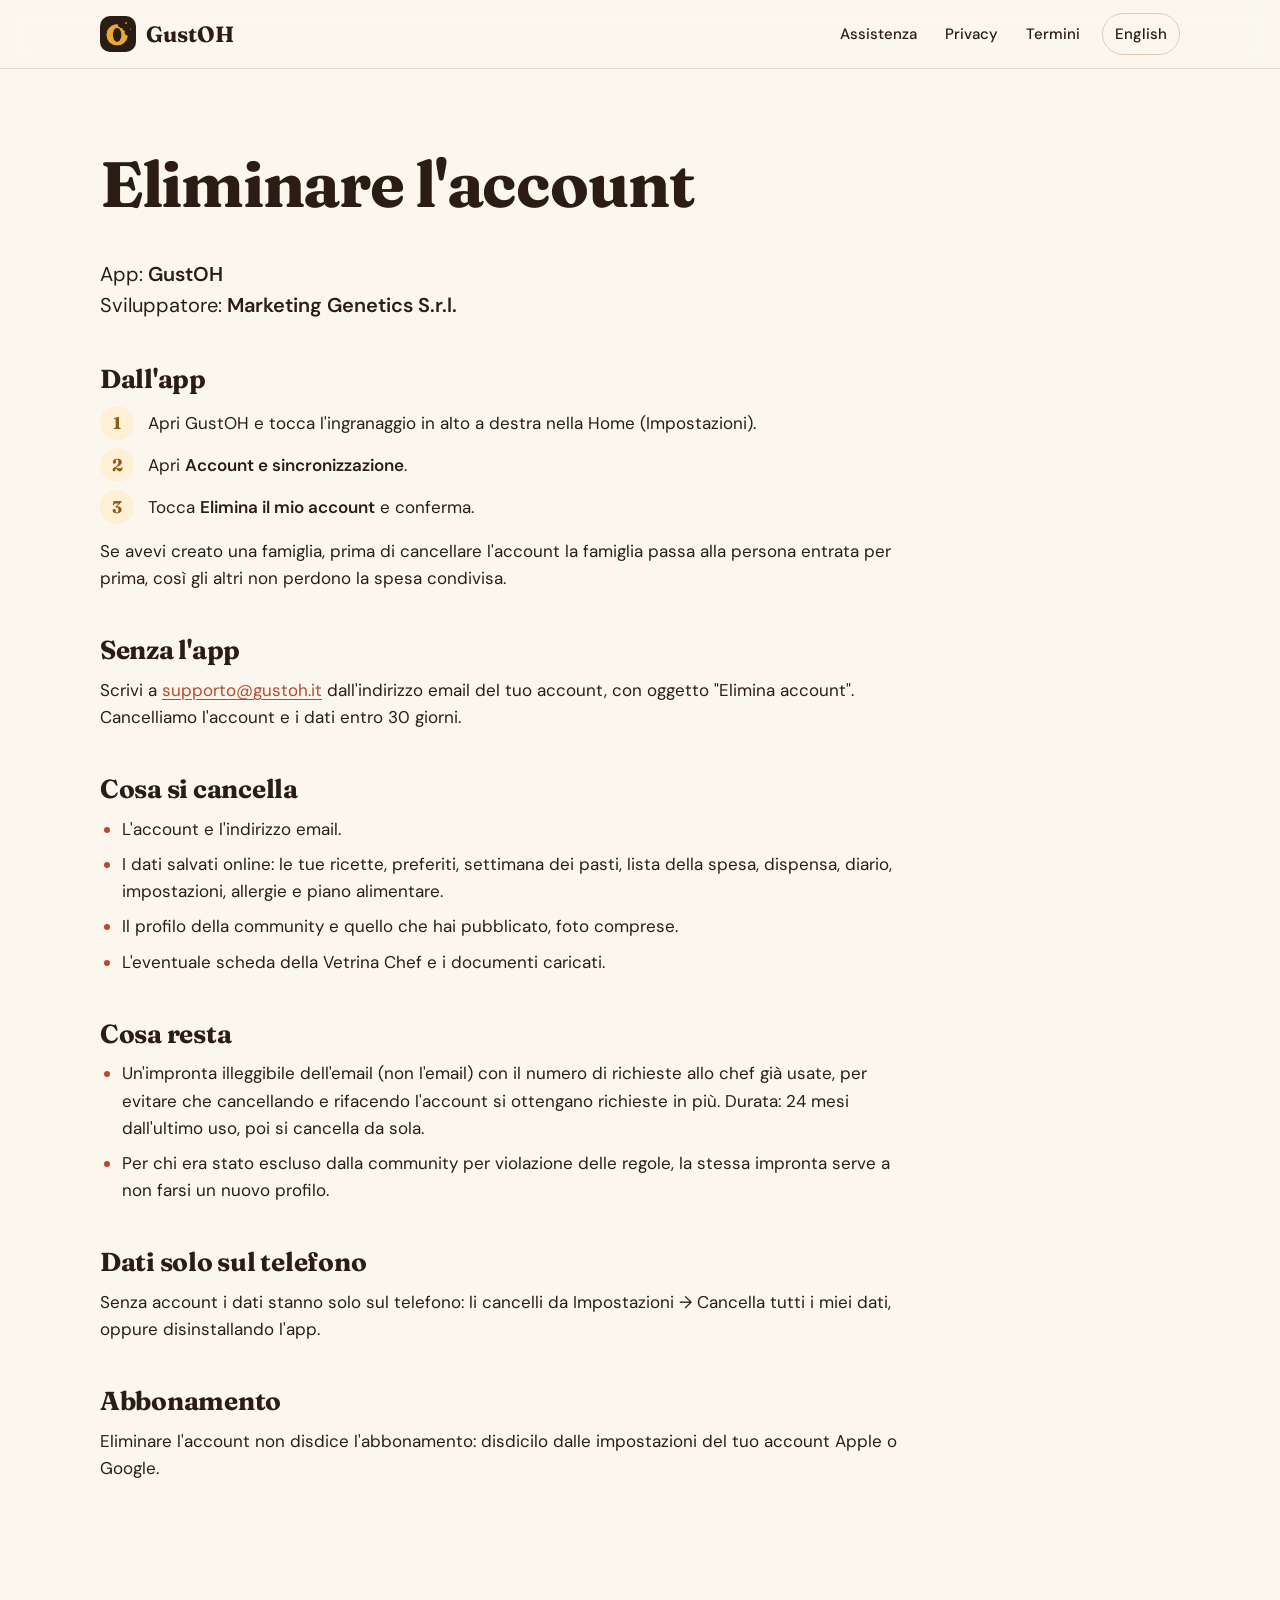
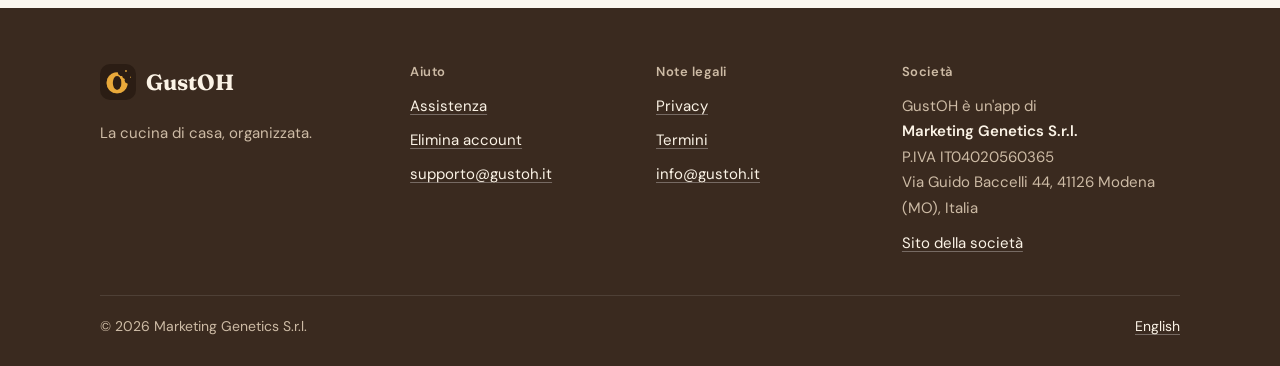
<file: elimina-account.html>
<!doctype html>
<html lang="it">
<head>
<meta charset="utf-8">
<meta name="viewport" content="width=device-width, initial-scale=1">
<title>Eliminare l'account — GustOH</title>
<meta name="description" content="Cosa cucino? Cosa compro? A che ora inizio? Ricette di casa spiegate passo passo, la spesa che si scrive da sola e l'ora giusta per accendere il fuoco, in un'unica app.">
<meta name="color-scheme" content="light dark">
<meta name="theme-color" content="#fbf7ef" media="(prefers-color-scheme: light)">
<meta name="theme-color" content="#17120e" media="(prefers-color-scheme: dark)">
<link rel="icon" href="favicon.png" type="image/png">
<link rel="apple-touch-icon" href="logo.png">
<link rel="alternate" hreflang="en" href="en/elimina-account.html">
<link rel="preload" href="caratteri/Fraunces-700.ttf" as="font" type="font/ttf" crossorigin>
<link rel="stylesheet" href="stile.css">
</head>
<body class="page-elimina">
<a class="skip" href="#contenuto">Vai al contenuto</a>
<header class="top">
  <div class="wrap top-row">
    <a class="brand" href="index.html"><img src="logo.png" alt="" width="36" height="36"><span>GustOH</span></a>
    <nav class="nav" aria-label="Home">
      <a href="supporto.html">Assistenza</a>
      <a class="opt" href="privacy.html">Privacy</a>
      <a class="opt" href="termini.html">Termini</a>
      <a class="lang" href="en/elimina-account.html" hreflang="en" lang="en">English</a>
      
    </nav>
  </div>
</header>
<main id="contenuto">
<div class="wrap doc-head">
  <h1>Eliminare l'account</h1>
  
</div>
<div class="wrap doc-grid doc-single">
  
  <article class="doc">
<p class="lead">App: <strong>GustOH</strong><br>Sviluppatore: <strong>Marketing Genetics S.r.l.</strong></p>
<h2>Dall'app</h2>
<ol class="steps"><li>Apri GustOH e tocca l'ingranaggio in alto a destra nella Home (Impostazioni).</li><li>Apri <strong>Account e sincronizzazione</strong>.</li><li>Tocca <strong>Elimina il mio account</strong> e conferma.</li></ol>
<p>Se avevi creato una famiglia, prima di cancellare l'account la famiglia passa alla persona entrata per prima, così gli altri non perdono la spesa condivisa.</p>
<h2>Senza l'app</h2>
<p>Scrivi a <a href="mailto:supporto@gustoh.it">supporto@gustoh.it</a> dall'indirizzo email del tuo account, con oggetto "Elimina account". Cancelliamo l'account e i dati entro 30 giorni.</p>
<h2>Cosa si cancella</h2>
<ul><li>L'account e l'indirizzo email.</li><li>I dati salvati online: le tue ricette, preferiti, settimana dei pasti, lista della spesa, dispensa, diario, impostazioni, allergie e piano alimentare.</li><li>Il profilo della community e quello che hai pubblicato, foto comprese.</li><li>L'eventuale scheda della Vetrina Chef e i documenti caricati.</li></ul>
<h2>Cosa resta</h2>
<ul><li>Un'impronta illeggibile dell'email (non l'email) con il numero di richieste allo chef già usate, per evitare che cancellando e rifacendo l'account si ottengano richieste in più. Durata: 24 mesi dall'ultimo uso, poi si cancella da sola.</li><li>Per chi era stato escluso dalla community per violazione delle regole, la stessa impronta serve a non farsi un nuovo profilo.</li></ul>
<h2>Dati solo sul telefono</h2>
<p>Senza account i dati stanno solo sul telefono: li cancelli da Impostazioni → Cancella tutti i miei dati, oppure disinstallando l'app.</p>
<h2>Abbonamento</h2>
<p>Eliminare l'account non disdice l'abbonamento: disdicilo dalle impostazioni del tuo account Apple o Google.</p>
  </article>
</div>
</main>
<footer class="foot">
  <div class="wrap foot-grid">
    <div class="foot-brand">
      <a class="brand" href="index.html"><img src="logo.png" alt="" width="36" height="36"><span>GustOH</span></a>
      <p>La cucina di casa, organizzata.</p>
    </div>
    <div>
      <h2>Aiuto</h2>
      <ul>
        <li><a href="supporto.html">Assistenza</a></li>
        <li><a href="elimina-account.html">Elimina account</a></li>
        <li><a href="mailto:supporto@gustoh.it">supporto@gustoh.it</a></li>
      </ul>
    </div>
    <div>
      <h2>Note legali</h2>
      <ul>
        <li><a href="privacy.html">Privacy</a></li>
        <li><a href="termini.html">Termini</a></li>
        <li><a href="mailto:info@gustoh.it">info@gustoh.it</a></li>
      </ul>
    </div>
    <div>
      <h2>Società</h2>
      <address>
        GustOH è un'app di<br><strong>Marketing Genetics S.r.l.</strong><br>
        P.IVA IT04020560365<br>
        Via Guido Baccelli 44, 41126 Modena (MO), Italia
      </address>
      <p><a href="https://www.marketinggenetics.it/" rel="noopener">Sito della società</a></p>
    </div>
  </div>
  <div class="wrap foot-bottom">
    <p>© 2026 Marketing Genetics S.r.l.</p>
    <a href="en/elimina-account.html" hreflang="en" lang="en">English</a>
  </div>
</footer>
<script>
/* Nessun dato raccolto, nessun servizio esterno. Senza questo script il sito resta uguale, solo fermo. */
(function () {
  /* Dimostrazione "a che ora inizio": scegli il piatto e l'ora in tavola, gli orari si ricalcolano. */
  var demo = document.querySelector('[data-demo]');
  if (demo) {
    var dishes = JSON.parse(demo.getAttribute('data-demo'));
    var say = demo.getAttribute('data-say').split('|');
    var range = demo.querySelector('input[type=range]');
    var list = demo.querySelector('ol');
    var rows = list.querySelectorAll('li');
    var outTable = demo.querySelector('[data-out=table]');
    var outStart = demo.querySelector('[data-out=start]');
    var dish = 0;
    var hhmm = function (m) { m = ((m % 1440) + 1440) % 1440; var h = Math.floor(m / 60), n = m % 60; return (h < 10 ? '0' : '') + h + ':' + (n < 10 ? '0' : '') + n; };
    var draw = function () {
      var t = +range.value, steps = dishes[dish];
      outTable.textContent = hhmm(t);
      outStart.textContent = hhmm(t - steps[0][0]);
      rows.forEach(function (li, i) { li.querySelector('time').textContent = hhmm(t - steps[i][0]); li.querySelector('span').textContent = steps[i][1]; });
      range.setAttribute('aria-valuetext', say[0] + ' ' + hhmm(t) + ', ' + say[1] + ' ' + hhmm(t - steps[0][0]));
      range.style.setProperty('--p', ((t - range.min) / (range.max - range.min)) * 100 + '%');
    };
    range.addEventListener('input', draw);
    demo.querySelectorAll('input[type=radio]').forEach(function (r) {
      r.addEventListener('change', function () { dish = +r.value; draw(); list.classList.remove('swap'); void list.offsetWidth; list.classList.add('swap'); });
    });
    demo.querySelectorAll('[data-step]').forEach(function (b) {
      b.addEventListener('click', function () { range.value = +range.value + +b.getAttribute('data-step'); draw(); });
    });
    demo.classList.add('demo-on');
    draw();
  }

  /* Effetti di scorrimento: segna gli elementi da far comparire e li mostra quando entrano nello schermo. */
  var d = document.documentElement;
  if (!('IntersectionObserver' in window) || matchMedia('(prefers-reduced-motion: reduce)').matches) return;
  d.classList.add('js');
  var groups = ['.row-copy > *', '.clock-copy > *', '.more h2', '.more-grid > article', '.paths h2', '.paths-grid > li', '.cost-head > *', '.cost-grid > li', '.cost-note', '.trust h2', '.trust-grid > div', '.finale .wrap > *', '.pro-grid > *', '.doc-head > *'];
  var items = [];
  groups.forEach(function (sel) {
    document.querySelectorAll(sel).forEach(function (el) { el.setAttribute('data-reveal', ''); el.style.setProperty('--i', Array.prototype.indexOf.call(el.parentNode.children, el)); items.push(el); });
  });
  document.querySelectorAll('.timeline li').forEach(function (el, i) { el.style.setProperty('--i', i); });
  var timelines = document.querySelectorAll('.timeline');
  var io = new IntersectionObserver(function (entries) {
    entries.forEach(function (e) { if (e.isIntersecting) { e.target.classList.add('in'); io.unobserve(e.target); } });
  }, { rootMargin: '0px 0px -12% 0px', threshold: 0.15 });
  items.forEach(function (el) { io.observe(el); });
  timelines.forEach(function (el) { io.observe(el); });
})();
</script>
</body>
</html>
</file>
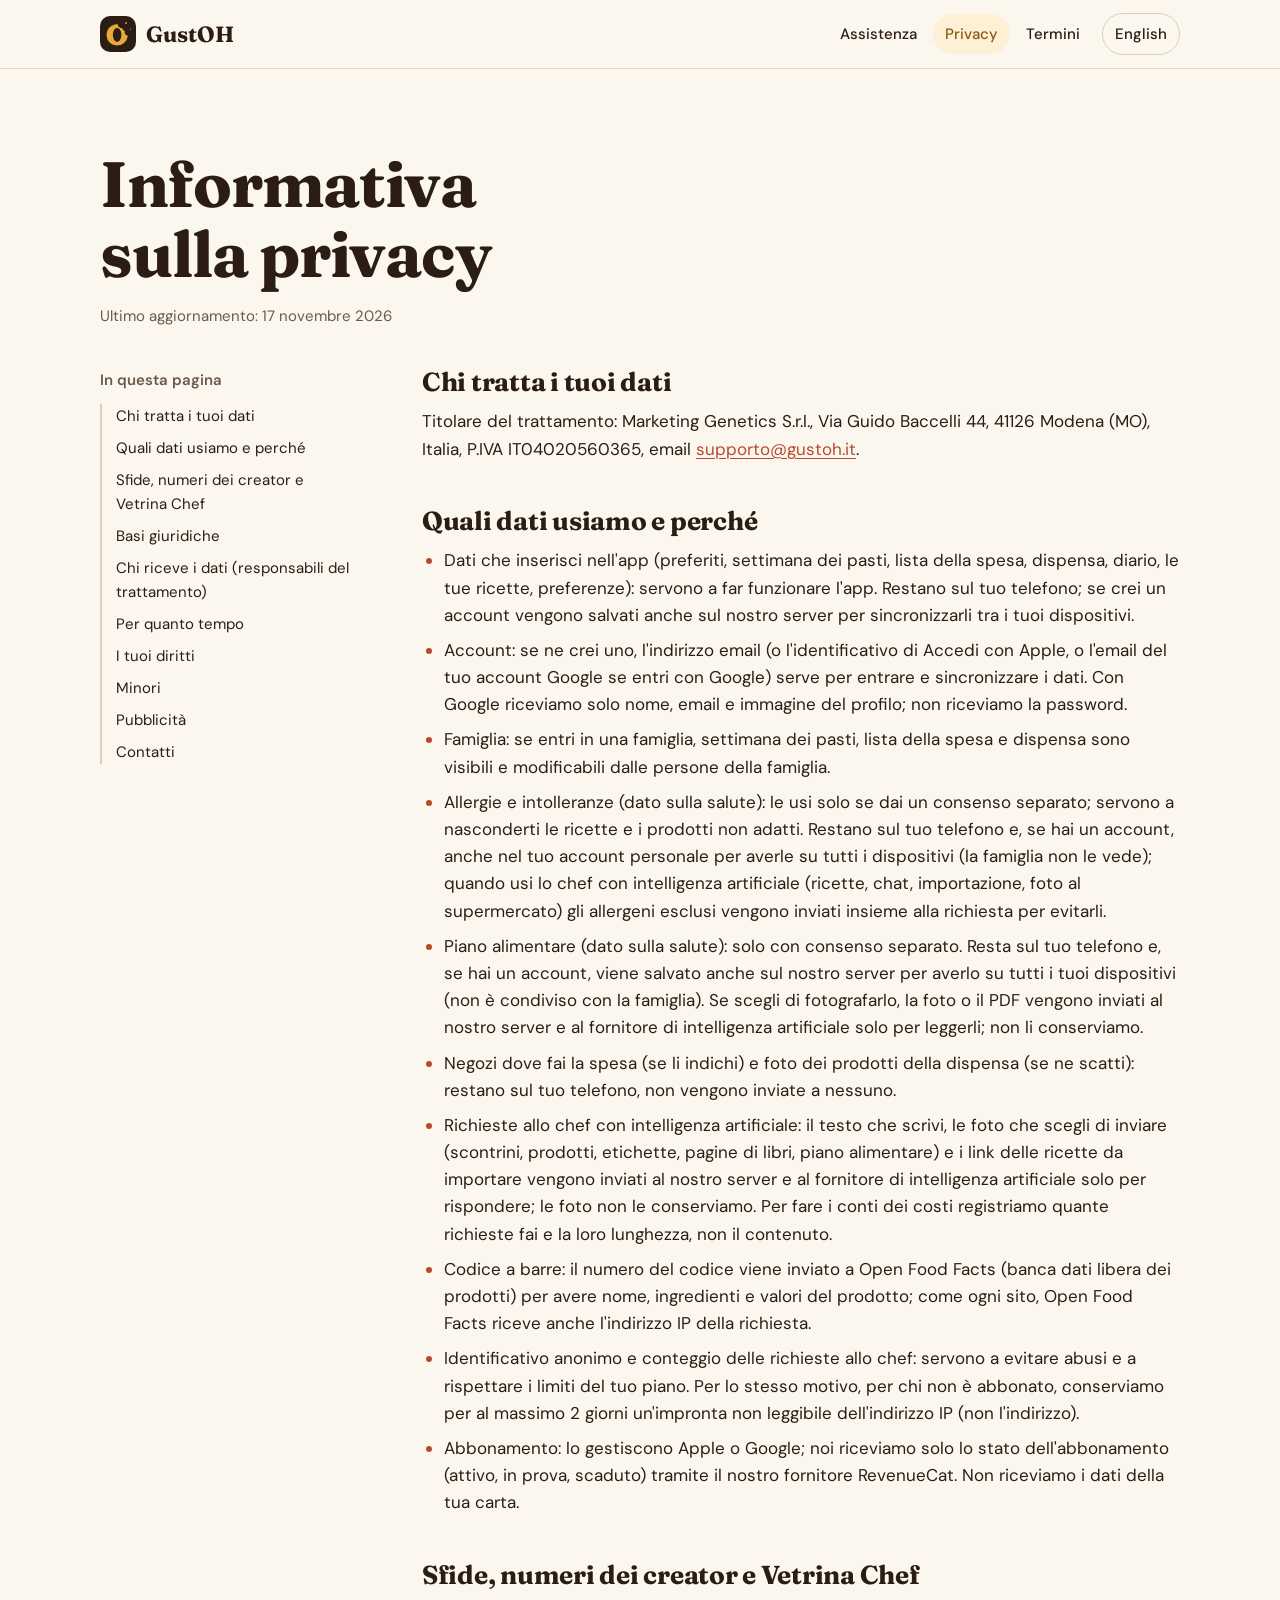
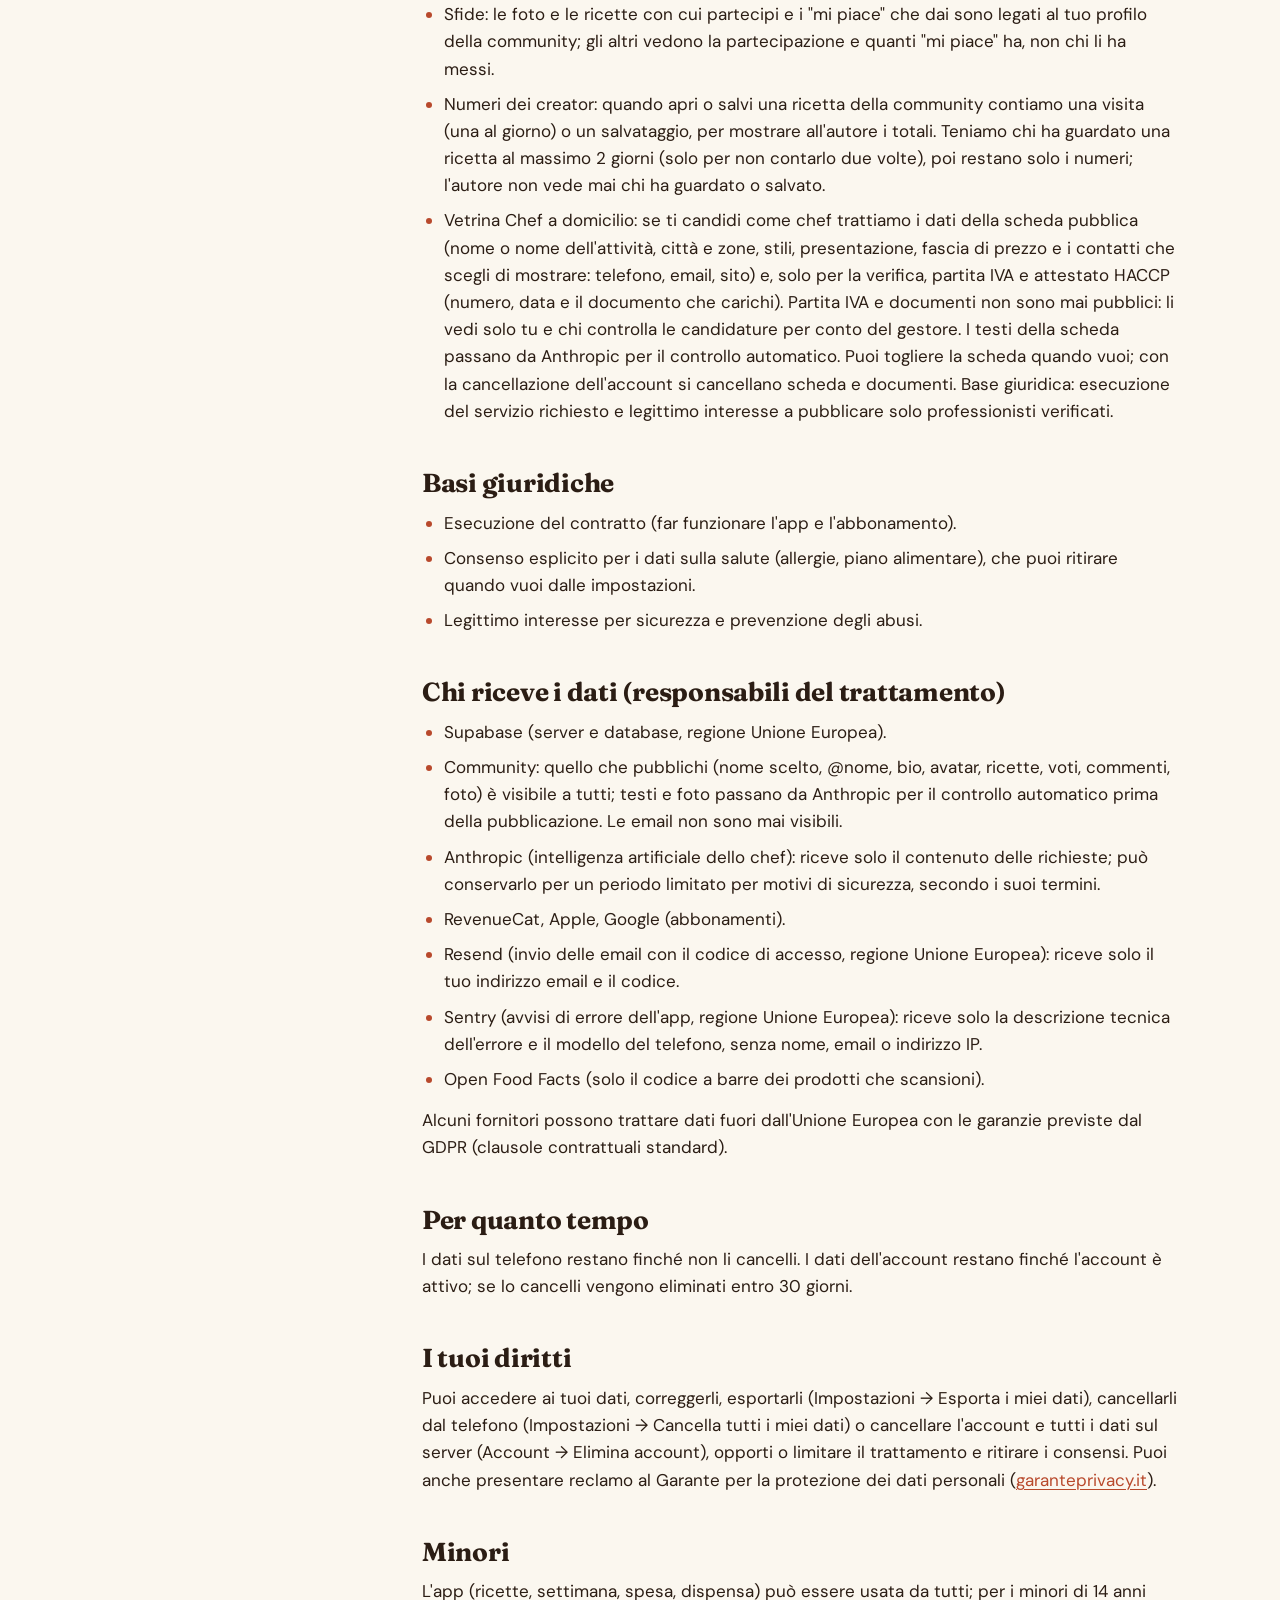
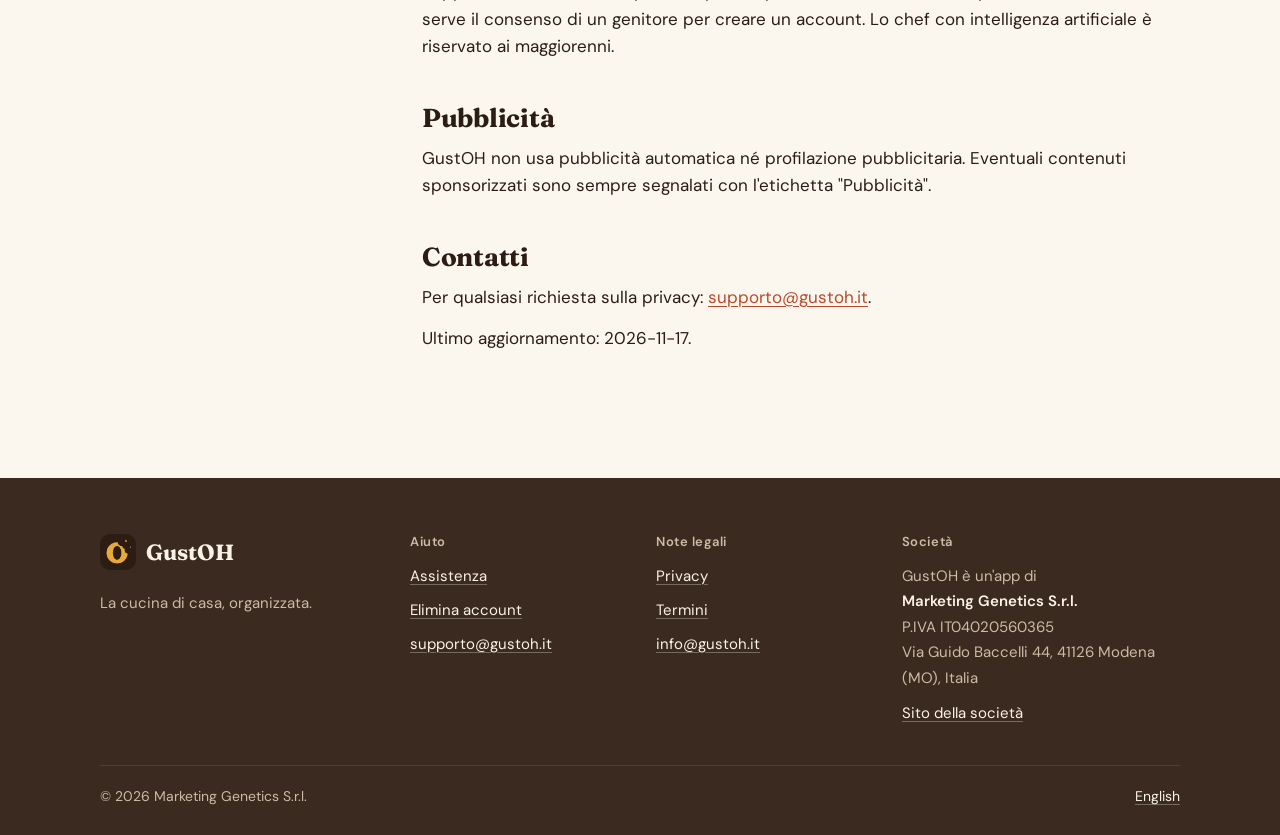
<file: privacy.html>
<!doctype html>
<html lang="it">
<head>
<meta charset="utf-8">
<meta name="viewport" content="width=device-width, initial-scale=1">
<title>Privacy — GustOH</title>
<meta name="description" content="Cosa cucino? Cosa compro? A che ora inizio? Ricette di casa spiegate passo passo, la spesa che si scrive da sola e l'ora giusta per accendere il fuoco, in un'unica app.">
<meta name="color-scheme" content="light dark">
<meta name="theme-color" content="#fbf7ef" media="(prefers-color-scheme: light)">
<meta name="theme-color" content="#17120e" media="(prefers-color-scheme: dark)">
<link rel="icon" href="favicon.png" type="image/png">
<link rel="apple-touch-icon" href="logo.png">
<link rel="alternate" hreflang="en" href="en/privacy.html">
<link rel="preload" href="caratteri/Fraunces-700.ttf" as="font" type="font/ttf" crossorigin>
<link rel="stylesheet" href="stile.css">
</head>
<body class="page-privacy">
<a class="skip" href="#contenuto">Vai al contenuto</a>
<header class="top">
  <div class="wrap top-row">
    <a class="brand" href="index.html"><img src="logo.png" alt="" width="36" height="36"><span>GustOH</span></a>
    <nav class="nav" aria-label="Home">
      <a href="supporto.html">Assistenza</a>
      <a class="opt" href="privacy.html" aria-current="page">Privacy</a>
      <a class="opt" href="termini.html">Termini</a>
      <a class="lang" href="en/privacy.html" hreflang="en" lang="en">English</a>
      
    </nav>
  </div>
</header>
<main id="contenuto">
<div class="wrap doc-head">
  <h1>Informativa sulla privacy</h1>
  <p class="updated">Ultimo aggiornamento: <time datetime="2026-11-17">17 novembre 2026</time></p>
</div>
<div class="wrap doc-grid">
  <nav class="toc" aria-label="In questa pagina"><p>In questa pagina</p><ul><li><a href="#chi-tratta-i-tuoi-dati">Chi tratta i tuoi dati</a></li><li><a href="#quali-dati-usiamo-e-perche">Quali dati usiamo e perché</a></li><li><a href="#sfide-numeri-dei-creator-e-vetrina-chef">Sfide, numeri dei creator e Vetrina Chef</a></li><li><a href="#basi-giuridiche">Basi giuridiche</a></li><li><a href="#chi-riceve-i-dati-responsabili-del-trattamento">Chi riceve i dati (responsabili del trattamento)</a></li><li><a href="#per-quanto-tempo">Per quanto tempo</a></li><li><a href="#i-tuoi-diritti">I tuoi diritti</a></li><li><a href="#minori">Minori</a></li><li><a href="#pubblicita">Pubblicità</a></li><li><a href="#contatti">Contatti</a></li></ul></nav>
  <article class="doc">
<h2 id="chi-tratta-i-tuoi-dati">Chi tratta i tuoi dati</h2>
<p>Titolare del trattamento: Marketing Genetics S.r.l., Via Guido Baccelli 44, 41126 Modena (MO), Italia, P.IVA IT04020560365, email <a href="mailto:supporto@gustoh.it">supporto@gustoh.it</a>.</p>
<h2 id="quali-dati-usiamo-e-perche">Quali dati usiamo e perché</h2>
<ul><li>Dati che inserisci nell'app (preferiti, settimana dei pasti, lista della spesa, dispensa, diario, le tue ricette, preferenze): servono a far funzionare l'app. Restano sul tuo telefono; se crei un account vengono salvati anche sul nostro server per sincronizzarli tra i tuoi dispositivi.</li><li>Account: se ne crei uno, l'indirizzo email (o l'identificativo di Accedi con Apple, o l'email del tuo account Google se entri con Google) serve per entrare e sincronizzare i dati. Con Google riceviamo solo nome, email e immagine del profilo; non riceviamo la password.</li><li>Famiglia: se entri in una famiglia, settimana dei pasti, lista della spesa e dispensa sono visibili e modificabili dalle persone della famiglia.</li><li>Allergie e intolleranze (dato sulla salute): le usi solo se dai un consenso separato; servono a nasconderti le ricette e i prodotti non adatti. Restano sul tuo telefono e, se hai un account, anche nel tuo account personale per averle su tutti i dispositivi (la famiglia non le vede); quando usi lo chef con intelligenza artificiale (ricette, chat, importazione, foto al supermercato) gli allergeni esclusi vengono inviati insieme alla richiesta per evitarli.</li><li>Piano alimentare (dato sulla salute): solo con consenso separato. Resta sul tuo telefono e, se hai un account, viene salvato anche sul nostro server per averlo su tutti i tuoi dispositivi (non è condiviso con la famiglia). Se scegli di fotografarlo, la foto o il PDF vengono inviati al nostro server e al fornitore di intelligenza artificiale solo per leggerli; non li conserviamo.</li><li>Negozi dove fai la spesa (se li indichi) e foto dei prodotti della dispensa (se ne scatti): restano sul tuo telefono, non vengono inviate a nessuno.</li><li>Richieste allo chef con intelligenza artificiale: il testo che scrivi, le foto che scegli di inviare (scontrini, prodotti, etichette, pagine di libri, piano alimentare) e i link delle ricette da importare vengono inviati al nostro server e al fornitore di intelligenza artificiale solo per rispondere; le foto non le conserviamo. Per fare i conti dei costi registriamo quante richieste fai e la loro lunghezza, non il contenuto.</li><li>Codice a barre: il numero del codice viene inviato a Open Food Facts (banca dati libera dei prodotti) per avere nome, ingredienti e valori del prodotto; come ogni sito, Open Food Facts riceve anche l'indirizzo IP della richiesta.</li><li>Identificativo anonimo e conteggio delle richieste allo chef: servono a evitare abusi e a rispettare i limiti del tuo piano. Per lo stesso motivo, per chi non è abbonato, conserviamo per al massimo 2 giorni un'impronta non leggibile dell'indirizzo IP (non l'indirizzo).</li><li>Abbonamento: lo gestiscono Apple o Google; noi riceviamo solo lo stato dell'abbonamento (attivo, in prova, scaduto) tramite il nostro fornitore RevenueCat. Non riceviamo i dati della tua carta.</li></ul>
<h2 id="sfide-numeri-dei-creator-e-vetrina-chef">Sfide, numeri dei creator e Vetrina Chef</h2>
<ul><li>Sfide: le foto e le ricette con cui partecipi e i &quot;mi piace&quot; che dai sono legati al tuo profilo della community; gli altri vedono la partecipazione e quanti &quot;mi piace&quot; ha, non chi li ha messi.</li><li>Numeri dei creator: quando apri o salvi una ricetta della community contiamo una visita (una al giorno) o un salvataggio, per mostrare all'autore i totali. Teniamo chi ha guardato una ricetta al massimo 2 giorni (solo per non contarlo due volte), poi restano solo i numeri; l'autore non vede mai chi ha guardato o salvato.</li><li>Vetrina Chef a domicilio: se ti candidi come chef trattiamo i dati della scheda pubblica (nome o nome dell'attività, città e zone, stili, presentazione, fascia di prezzo e i contatti che scegli di mostrare: telefono, email, sito) e, solo per la verifica, partita IVA e attestato HACCP (numero, data e il documento che carichi). Partita IVA e documenti non sono mai pubblici: li vedi solo tu e chi controlla le candidature per conto del gestore. I testi della scheda passano da Anthropic per il controllo automatico. Puoi togliere la scheda quando vuoi; con la cancellazione dell'account si cancellano scheda e documenti. Base giuridica: esecuzione del servizio richiesto e legittimo interesse a pubblicare solo professionisti verificati.</li></ul>
<h2 id="basi-giuridiche">Basi giuridiche</h2>
<ul><li>Esecuzione del contratto (far funzionare l'app e l'abbonamento).</li><li>Consenso esplicito per i dati sulla salute (allergie, piano alimentare), che puoi ritirare quando vuoi dalle impostazioni.</li><li>Legittimo interesse per sicurezza e prevenzione degli abusi.</li></ul>
<h2 id="chi-riceve-i-dati-responsabili-del-trattamento">Chi riceve i dati (responsabili del trattamento)</h2>
<ul><li>Supabase (server e database, regione Unione Europea).</li><li>Community: quello che pubblichi (nome scelto, @nome, bio, avatar, ricette, voti, commenti, foto) è visibile a tutti; testi e foto passano da Anthropic per il controllo automatico prima della pubblicazione. Le email non sono mai visibili.</li><li>Anthropic (intelligenza artificiale dello chef): riceve solo il contenuto delle richieste; può conservarlo per un periodo limitato per motivi di sicurezza, secondo i suoi termini.</li><li>RevenueCat, Apple, Google (abbonamenti).</li><li>Resend (invio delle email con il codice di accesso, regione Unione Europea): riceve solo il tuo indirizzo email e il codice.</li><li>Sentry (avvisi di errore dell'app, regione Unione Europea): riceve solo la descrizione tecnica dell'errore e il modello del telefono, senza nome, email o indirizzo IP.</li><li>Open Food Facts (solo il codice a barre dei prodotti che scansioni).</li></ul>
<p>Alcuni fornitori possono trattare dati fuori dall'Unione Europea con le garanzie previste dal GDPR (clausole contrattuali standard).</p>
<h2 id="per-quanto-tempo">Per quanto tempo</h2>
<p>I dati sul telefono restano finché non li cancelli. I dati dell'account restano finché l'account è attivo; se lo cancelli vengono eliminati entro 30 giorni.</p>
<h2 id="i-tuoi-diritti">I tuoi diritti</h2>
<p>Puoi accedere ai tuoi dati, correggerli, esportarli (Impostazioni → Esporta i miei dati), cancellarli dal telefono (Impostazioni → Cancella tutti i miei dati) o cancellare l'account e tutti i dati sul server (Account → Elimina account), opporti o limitare il trattamento e ritirare i consensi. Puoi anche presentare reclamo al Garante per la protezione dei dati personali (<a href="https://www.garanteprivacy.it" rel="noopener">garanteprivacy.it</a>).</p>
<h2 id="minori">Minori</h2>
<p>L'app (ricette, settimana, spesa, dispensa) può essere usata da tutti; per i minori di 14 anni serve il consenso di un genitore per creare un account. Lo chef con intelligenza artificiale è riservato ai maggiorenni.</p>
<h2 id="pubblicita">Pubblicità</h2>
<p>GustOH non usa pubblicità automatica né profilazione pubblicitaria. Eventuali contenuti sponsorizzati sono sempre segnalati con l'etichetta &quot;Pubblicità&quot;.</p>
<h2 id="contatti">Contatti</h2>
<p>Per qualsiasi richiesta sulla privacy: <a href="mailto:supporto@gustoh.it">supporto@gustoh.it</a>.</p>
<p>Ultimo aggiornamento: 2026-11-17.</p>
  </article>
</div>
</main>
<footer class="foot">
  <div class="wrap foot-grid">
    <div class="foot-brand">
      <a class="brand" href="index.html"><img src="logo.png" alt="" width="36" height="36"><span>GustOH</span></a>
      <p>La cucina di casa, organizzata.</p>
    </div>
    <div>
      <h2>Aiuto</h2>
      <ul>
        <li><a href="supporto.html">Assistenza</a></li>
        <li><a href="elimina-account.html">Elimina account</a></li>
        <li><a href="mailto:supporto@gustoh.it">supporto@gustoh.it</a></li>
      </ul>
    </div>
    <div>
      <h2>Note legali</h2>
      <ul>
        <li><a href="privacy.html">Privacy</a></li>
        <li><a href="termini.html">Termini</a></li>
        <li><a href="mailto:info@gustoh.it">info@gustoh.it</a></li>
      </ul>
    </div>
    <div>
      <h2>Società</h2>
      <address>
        GustOH è un'app di<br><strong>Marketing Genetics S.r.l.</strong><br>
        P.IVA IT04020560365<br>
        Via Guido Baccelli 44, 41126 Modena (MO), Italia
      </address>
      <p><a href="https://www.marketinggenetics.it/" rel="noopener">Sito della società</a></p>
    </div>
  </div>
  <div class="wrap foot-bottom">
    <p>© 2026 Marketing Genetics S.r.l.</p>
    <a href="en/privacy.html" hreflang="en" lang="en">English</a>
  </div>
</footer>
<script>
/* Nessun dato raccolto, nessun servizio esterno. Senza questo script il sito resta uguale, solo fermo. */
(function () {
  /* Dimostrazione "a che ora inizio": scegli il piatto e l'ora in tavola, gli orari si ricalcolano. */
  var demo = document.querySelector('[data-demo]');
  if (demo) {
    var dishes = JSON.parse(demo.getAttribute('data-demo'));
    var say = demo.getAttribute('data-say').split('|');
    var range = demo.querySelector('input[type=range]');
    var list = demo.querySelector('ol');
    var rows = list.querySelectorAll('li');
    var outTable = demo.querySelector('[data-out=table]');
    var outStart = demo.querySelector('[data-out=start]');
    var dish = 0;
    var hhmm = function (m) { m = ((m % 1440) + 1440) % 1440; var h = Math.floor(m / 60), n = m % 60; return (h < 10 ? '0' : '') + h + ':' + (n < 10 ? '0' : '') + n; };
    var draw = function () {
      var t = +range.value, steps = dishes[dish];
      outTable.textContent = hhmm(t);
      outStart.textContent = hhmm(t - steps[0][0]);
      rows.forEach(function (li, i) { li.querySelector('time').textContent = hhmm(t - steps[i][0]); li.querySelector('span').textContent = steps[i][1]; });
      range.setAttribute('aria-valuetext', say[0] + ' ' + hhmm(t) + ', ' + say[1] + ' ' + hhmm(t - steps[0][0]));
      range.style.setProperty('--p', ((t - range.min) / (range.max - range.min)) * 100 + '%');
    };
    range.addEventListener('input', draw);
    demo.querySelectorAll('input[type=radio]').forEach(function (r) {
      r.addEventListener('change', function () { dish = +r.value; draw(); list.classList.remove('swap'); void list.offsetWidth; list.classList.add('swap'); });
    });
    demo.querySelectorAll('[data-step]').forEach(function (b) {
      b.addEventListener('click', function () { range.value = +range.value + +b.getAttribute('data-step'); draw(); });
    });
    demo.classList.add('demo-on');
    draw();
  }

  /* Effetti di scorrimento: segna gli elementi da far comparire e li mostra quando entrano nello schermo. */
  var d = document.documentElement;
  if (!('IntersectionObserver' in window) || matchMedia('(prefers-reduced-motion: reduce)').matches) return;
  d.classList.add('js');
  var groups = ['.row-copy > *', '.clock-copy > *', '.more h2', '.more-grid > article', '.paths h2', '.paths-grid > li', '.cost-head > *', '.cost-grid > li', '.cost-note', '.trust h2', '.trust-grid > div', '.finale .wrap > *', '.pro-grid > *', '.doc-head > *'];
  var items = [];
  groups.forEach(function (sel) {
    document.querySelectorAll(sel).forEach(function (el) { el.setAttribute('data-reveal', ''); el.style.setProperty('--i', Array.prototype.indexOf.call(el.parentNode.children, el)); items.push(el); });
  });
  document.querySelectorAll('.timeline li').forEach(function (el, i) { el.style.setProperty('--i', i); });
  var timelines = document.querySelectorAll('.timeline');
  var io = new IntersectionObserver(function (entries) {
    entries.forEach(function (e) { if (e.isIntersecting) { e.target.classList.add('in'); io.unobserve(e.target); } });
  }, { rootMargin: '0px 0px -12% 0px', threshold: 0.15 });
  items.forEach(function (el) { io.observe(el); });
  timelines.forEach(function (el) { io.observe(el); });
})();
</script>
</body>
</html>
</file>
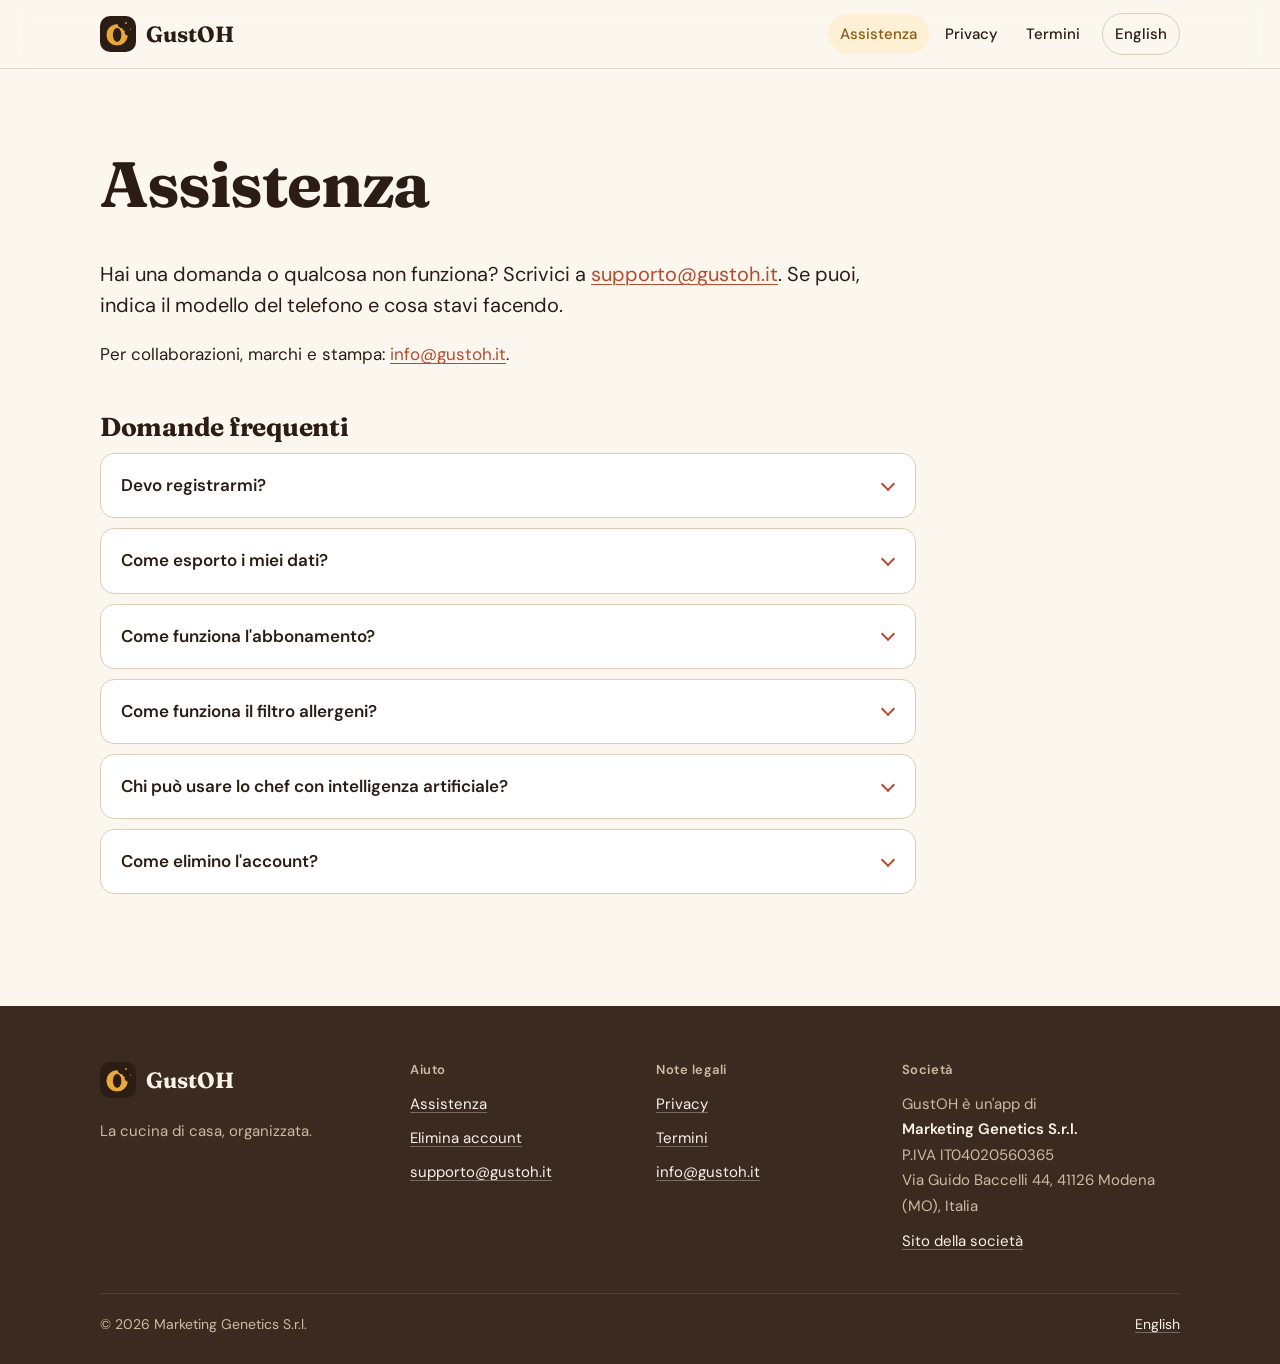
<file: supporto.html>
<!doctype html>
<html lang="it">
<head>
<meta charset="utf-8">
<meta name="viewport" content="width=device-width, initial-scale=1">
<title>Assistenza — GustOH</title>
<meta name="description" content="Cosa cucino? Cosa compro? A che ora inizio? Ricette di casa spiegate passo passo, la spesa che si scrive da sola e l'ora giusta per accendere il fuoco, in un'unica app.">
<meta name="color-scheme" content="light dark">
<meta name="theme-color" content="#fbf7ef" media="(prefers-color-scheme: light)">
<meta name="theme-color" content="#17120e" media="(prefers-color-scheme: dark)">
<link rel="icon" href="favicon.png" type="image/png">
<link rel="apple-touch-icon" href="logo.png">
<link rel="alternate" hreflang="en" href="en/supporto.html">
<link rel="preload" href="caratteri/Fraunces-700.ttf" as="font" type="font/ttf" crossorigin>
<link rel="stylesheet" href="stile.css">
</head>
<body class="page-supporto">
<a class="skip" href="#contenuto">Vai al contenuto</a>
<header class="top">
  <div class="wrap top-row">
    <a class="brand" href="index.html"><img src="logo.png" alt="" width="36" height="36"><span>GustOH</span></a>
    <nav class="nav" aria-label="Home">
      <a href="supporto.html" aria-current="page">Assistenza</a>
      <a class="opt" href="privacy.html">Privacy</a>
      <a class="opt" href="termini.html">Termini</a>
      <a class="lang" href="en/supporto.html" hreflang="en" lang="en">English</a>
      
    </nav>
  </div>
</header>
<main id="contenuto">
<div class="wrap doc-head">
  <h1>Assistenza</h1>
  
</div>
<div class="wrap doc-grid doc-single">
  
  <article class="doc">
<p class="lead">Hai una domanda o qualcosa non funziona? Scrivici a <a href="mailto:supporto@gustoh.it">supporto@gustoh.it</a>. Se puoi, indica il modello del telefono e cosa stavi facendo.</p>
<p>Per collaborazioni, marchi e stampa: <a href="mailto:info@gustoh.it">info@gustoh.it</a>.</p>
<h2>Domande frequenti</h2>
<div class="faq">
<details><summary>Devo registrarmi?</summary><p>No, puoi iniziare subito. Senza account i dati restano solo sul telefono. Con un account (email con codice, Apple o Google) li ritrovi su tutti i tuoi dispositivi e puoi usare famiglia, community e chef.</p></details>
<details><summary>Come esporto i miei dati?</summary><p>Nell'app: Impostazioni → Esporta i miei dati. Puoi salvare le tue ricette, il diario e le liste in testo o in PDF, quando vuoi.</p></details>
<details><summary>Come funziona l'abbonamento?</summary><p>Pagamento, rinnovo e disdetta sono gestiti da App Store o Google Play. La prova dura 7 giorni: durata e prezzo dopo la prova sono indicati prima di iniziare e ti avvisiamo 2 giorni prima della fine. Per non rinnovare, disdici almeno 24 ore prima della scadenza dalle impostazioni del tuo account Apple o Google.</p></details>
<details><summary>Come funziona il filtro allergeni?</summary><p>Se indichi gli allergeni da escludere, le ricette che li contengono non compaiono: è una regola fissa basata sugli ingredienti, non una stima. Controlla comunque sempre le etichette dei prodotti.</p></details>
<details><summary>Chi può usare lo chef con intelligenza artificiale?</summary><p>Solo i maggiorenni: la prima volta ti chiediamo di confermare che hai almeno 18 anni. Le ricette dello chef possono contenere errori e sono sempre segnalate con un avviso.</p></details>
<details><summary>Come elimino l'account?</summary><p>Trovi tutti i passi nella pagina <a href="elimina-account.html">Eliminare l'account</a>.</p></details>
</div>
  </article>
</div>
</main>
<footer class="foot">
  <div class="wrap foot-grid">
    <div class="foot-brand">
      <a class="brand" href="index.html"><img src="logo.png" alt="" width="36" height="36"><span>GustOH</span></a>
      <p>La cucina di casa, organizzata.</p>
    </div>
    <div>
      <h2>Aiuto</h2>
      <ul>
        <li><a href="supporto.html">Assistenza</a></li>
        <li><a href="elimina-account.html">Elimina account</a></li>
        <li><a href="mailto:supporto@gustoh.it">supporto@gustoh.it</a></li>
      </ul>
    </div>
    <div>
      <h2>Note legali</h2>
      <ul>
        <li><a href="privacy.html">Privacy</a></li>
        <li><a href="termini.html">Termini</a></li>
        <li><a href="mailto:info@gustoh.it">info@gustoh.it</a></li>
      </ul>
    </div>
    <div>
      <h2>Società</h2>
      <address>
        GustOH è un'app di<br><strong>Marketing Genetics S.r.l.</strong><br>
        P.IVA IT04020560365<br>
        Via Guido Baccelli 44, 41126 Modena (MO), Italia
      </address>
      <p><a href="https://www.marketinggenetics.it/" rel="noopener">Sito della società</a></p>
    </div>
  </div>
  <div class="wrap foot-bottom">
    <p>© 2026 Marketing Genetics S.r.l.</p>
    <a href="en/supporto.html" hreflang="en" lang="en">English</a>
  </div>
</footer>
<script>
/* Nessun dato raccolto, nessun servizio esterno. Senza questo script il sito resta uguale, solo fermo. */
(function () {
  /* Dimostrazione "a che ora inizio": scegli il piatto e l'ora in tavola, gli orari si ricalcolano. */
  var demo = document.querySelector('[data-demo]');
  if (demo) {
    var dishes = JSON.parse(demo.getAttribute('data-demo'));
    var say = demo.getAttribute('data-say').split('|');
    var range = demo.querySelector('input[type=range]');
    var list = demo.querySelector('ol');
    var rows = list.querySelectorAll('li');
    var outTable = demo.querySelector('[data-out=table]');
    var outStart = demo.querySelector('[data-out=start]');
    var dish = 0;
    var hhmm = function (m) { m = ((m % 1440) + 1440) % 1440; var h = Math.floor(m / 60), n = m % 60; return (h < 10 ? '0' : '') + h + ':' + (n < 10 ? '0' : '') + n; };
    var draw = function () {
      var t = +range.value, steps = dishes[dish];
      outTable.textContent = hhmm(t);
      outStart.textContent = hhmm(t - steps[0][0]);
      rows.forEach(function (li, i) { li.querySelector('time').textContent = hhmm(t - steps[i][0]); li.querySelector('span').textContent = steps[i][1]; });
      range.setAttribute('aria-valuetext', say[0] + ' ' + hhmm(t) + ', ' + say[1] + ' ' + hhmm(t - steps[0][0]));
      range.style.setProperty('--p', ((t - range.min) / (range.max - range.min)) * 100 + '%');
    };
    range.addEventListener('input', draw);
    demo.querySelectorAll('input[type=radio]').forEach(function (r) {
      r.addEventListener('change', function () { dish = +r.value; draw(); list.classList.remove('swap'); void list.offsetWidth; list.classList.add('swap'); });
    });
    demo.querySelectorAll('[data-step]').forEach(function (b) {
      b.addEventListener('click', function () { range.value = +range.value + +b.getAttribute('data-step'); draw(); });
    });
    demo.classList.add('demo-on');
    draw();
  }

  /* Effetti di scorrimento: segna gli elementi da far comparire e li mostra quando entrano nello schermo. */
  var d = document.documentElement;
  if (!('IntersectionObserver' in window) || matchMedia('(prefers-reduced-motion: reduce)').matches) return;
  d.classList.add('js');
  var groups = ['.row-copy > *', '.clock-copy > *', '.more h2', '.more-grid > article', '.paths h2', '.paths-grid > li', '.cost-head > *', '.cost-grid > li', '.cost-note', '.trust h2', '.trust-grid > div', '.finale .wrap > *', '.pro-grid > *', '.doc-head > *'];
  var items = [];
  groups.forEach(function (sel) {
    document.querySelectorAll(sel).forEach(function (el) { el.setAttribute('data-reveal', ''); el.style.setProperty('--i', Array.prototype.indexOf.call(el.parentNode.children, el)); items.push(el); });
  });
  document.querySelectorAll('.timeline li').forEach(function (el, i) { el.style.setProperty('--i', i); });
  var timelines = document.querySelectorAll('.timeline');
  var io = new IntersectionObserver(function (entries) {
    entries.forEach(function (e) { if (e.isIntersecting) { e.target.classList.add('in'); io.unobserve(e.target); } });
  }, { rootMargin: '0px 0px -12% 0px', threshold: 0.15 });
  items.forEach(function (el) { io.observe(el); });
  timelines.forEach(function (el) { io.observe(el); });
})();
</script>
</body>
</html>
</file>
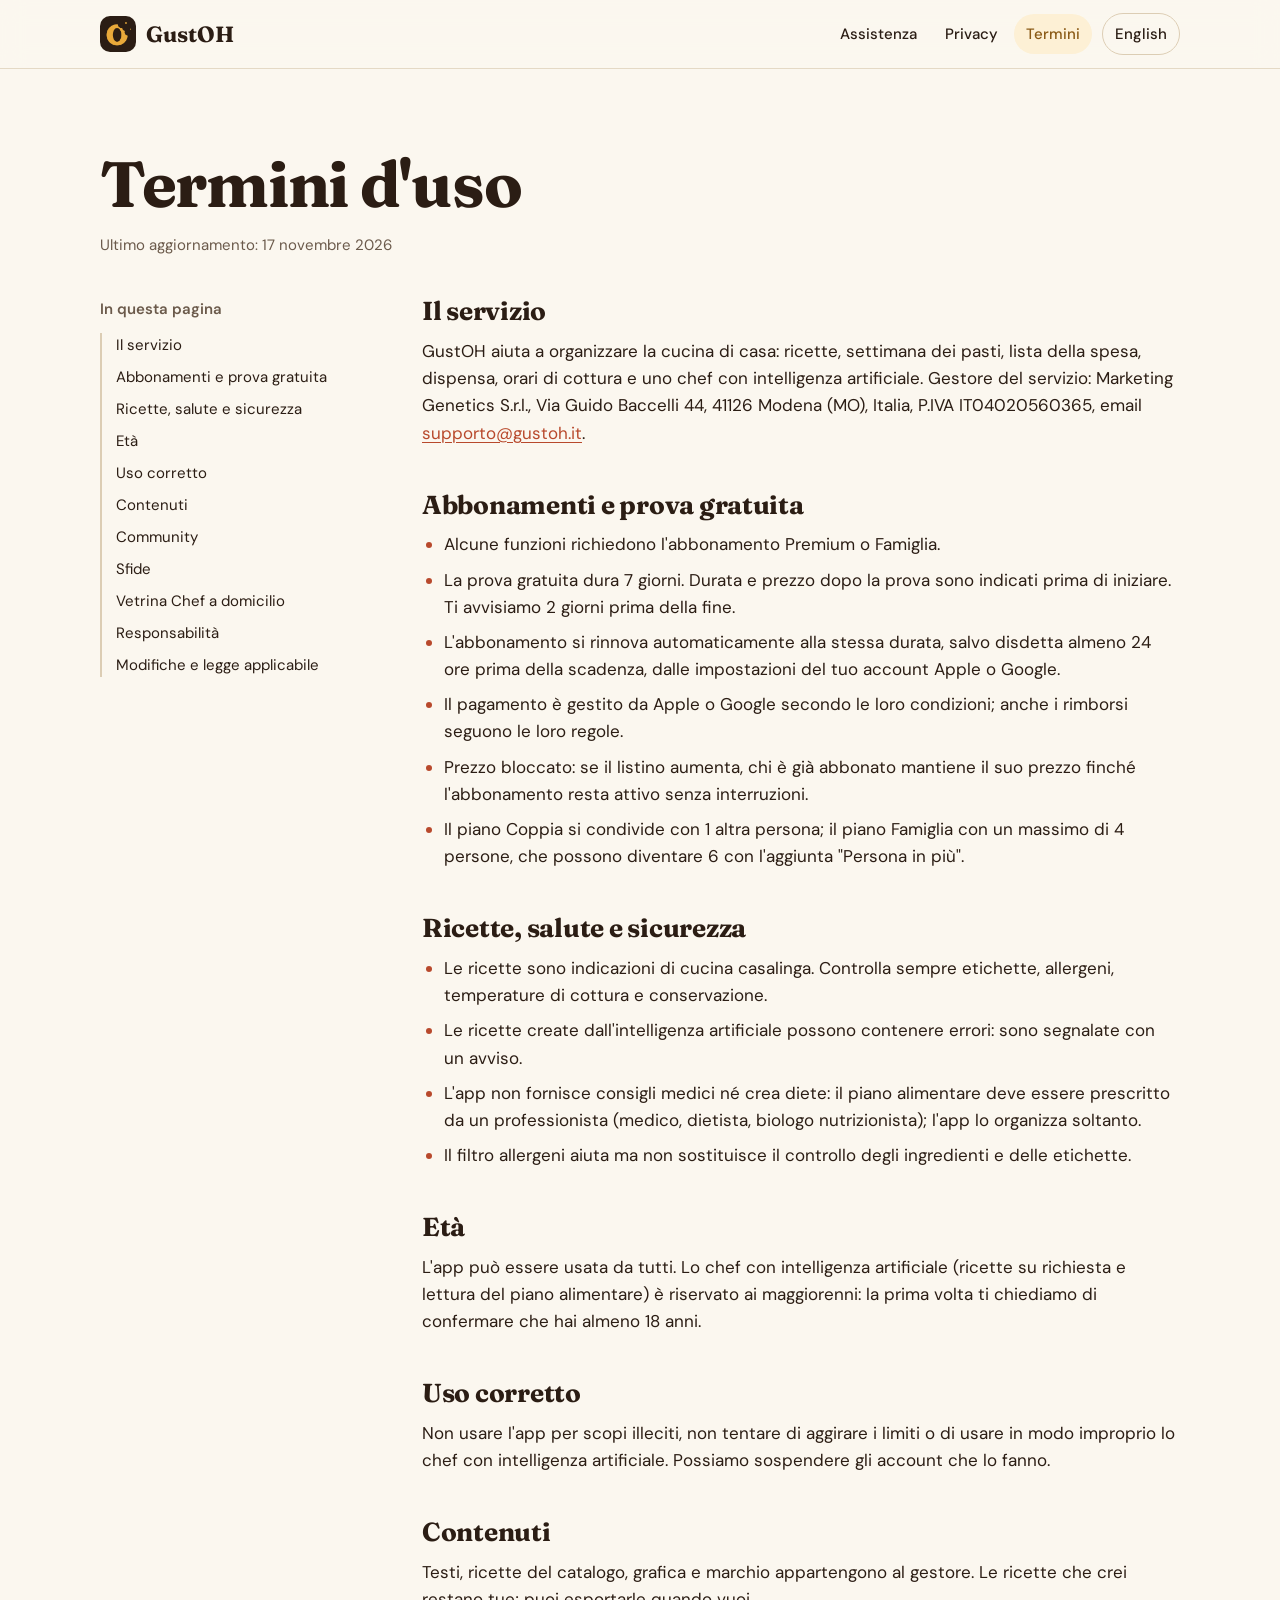
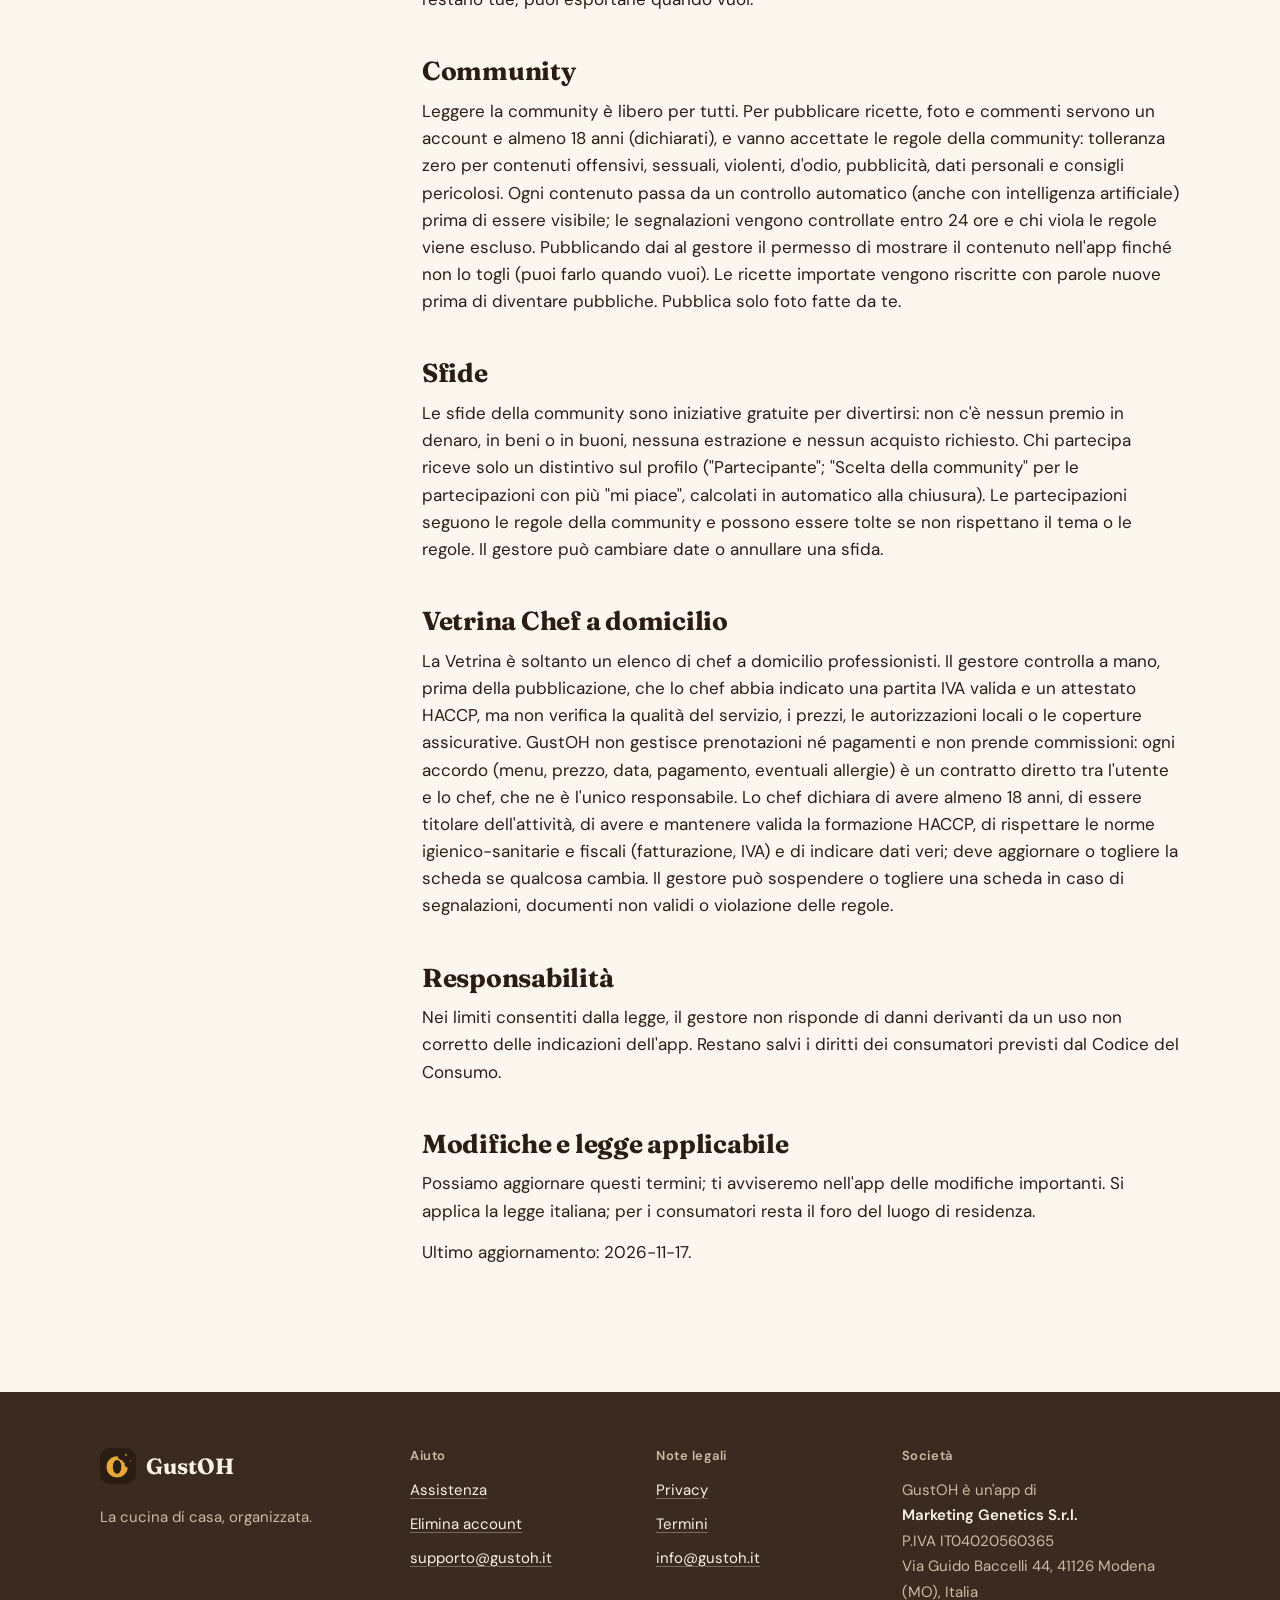
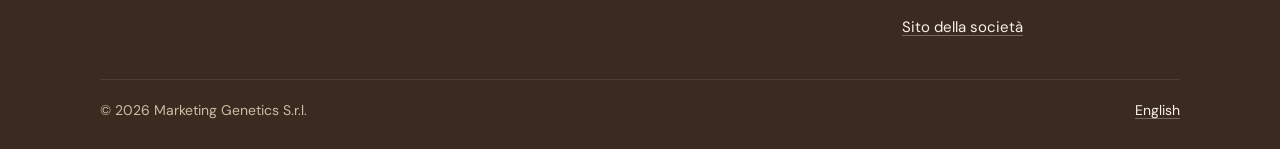
<file: termini.html>
<!doctype html>
<html lang="it">
<head>
<meta charset="utf-8">
<meta name="viewport" content="width=device-width, initial-scale=1">
<title>Termini d'uso — GustOH</title>
<meta name="description" content="Cosa cucino? Cosa compro? A che ora inizio? Ricette di casa spiegate passo passo, la spesa che si scrive da sola e l'ora giusta per accendere il fuoco, in un'unica app.">
<meta name="color-scheme" content="light dark">
<meta name="theme-color" content="#fbf7ef" media="(prefers-color-scheme: light)">
<meta name="theme-color" content="#17120e" media="(prefers-color-scheme: dark)">
<link rel="icon" href="favicon.png" type="image/png">
<link rel="apple-touch-icon" href="logo.png">
<link rel="alternate" hreflang="en" href="en/termini.html">
<link rel="preload" href="caratteri/Fraunces-700.ttf" as="font" type="font/ttf" crossorigin>
<link rel="stylesheet" href="stile.css">
</head>
<body class="page-termini">
<a class="skip" href="#contenuto">Vai al contenuto</a>
<header class="top">
  <div class="wrap top-row">
    <a class="brand" href="index.html"><img src="logo.png" alt="" width="36" height="36"><span>GustOH</span></a>
    <nav class="nav" aria-label="Home">
      <a href="supporto.html">Assistenza</a>
      <a class="opt" href="privacy.html">Privacy</a>
      <a class="opt" href="termini.html" aria-current="page">Termini</a>
      <a class="lang" href="en/termini.html" hreflang="en" lang="en">English</a>
      
    </nav>
  </div>
</header>
<main id="contenuto">
<div class="wrap doc-head">
  <h1>Termini d'uso</h1>
  <p class="updated">Ultimo aggiornamento: <time datetime="2026-11-17">17 novembre 2026</time></p>
</div>
<div class="wrap doc-grid">
  <nav class="toc" aria-label="In questa pagina"><p>In questa pagina</p><ul><li><a href="#il-servizio">Il servizio</a></li><li><a href="#abbonamenti-e-prova-gratuita">Abbonamenti e prova gratuita</a></li><li><a href="#ricette-salute-e-sicurezza">Ricette, salute e sicurezza</a></li><li><a href="#eta">Età</a></li><li><a href="#uso-corretto">Uso corretto</a></li><li><a href="#contenuti">Contenuti</a></li><li><a href="#community">Community</a></li><li><a href="#sfide">Sfide</a></li><li><a href="#vetrina-chef-a-domicilio">Vetrina Chef a domicilio</a></li><li><a href="#responsabilita">Responsabilità</a></li><li><a href="#modifiche-e-legge-applicabile">Modifiche e legge applicabile</a></li></ul></nav>
  <article class="doc">
<h2 id="il-servizio">Il servizio</h2>
<p>GustOH aiuta a organizzare la cucina di casa: ricette, settimana dei pasti, lista della spesa, dispensa, orari di cottura e uno chef con intelligenza artificiale. Gestore del servizio: Marketing Genetics S.r.l., Via Guido Baccelli 44, 41126 Modena (MO), Italia, P.IVA IT04020560365, email <a href="mailto:supporto@gustoh.it">supporto@gustoh.it</a>.</p>
<h2 id="abbonamenti-e-prova-gratuita">Abbonamenti e prova gratuita</h2>
<ul><li>Alcune funzioni richiedono l'abbonamento Premium o Famiglia.</li><li>La prova gratuita dura 7 giorni. Durata e prezzo dopo la prova sono indicati prima di iniziare. Ti avvisiamo 2 giorni prima della fine.</li><li>L'abbonamento si rinnova automaticamente alla stessa durata, salvo disdetta almeno 24 ore prima della scadenza, dalle impostazioni del tuo account Apple o Google.</li><li>Il pagamento è gestito da Apple o Google secondo le loro condizioni; anche i rimborsi seguono le loro regole.</li><li>Prezzo bloccato: se il listino aumenta, chi è già abbonato mantiene il suo prezzo finché l'abbonamento resta attivo senza interruzioni.</li><li>Il piano Coppia si condivide con 1 altra persona; il piano Famiglia con un massimo di 4 persone, che possono diventare 6 con l'aggiunta &quot;Persona in più&quot;.</li></ul>
<h2 id="ricette-salute-e-sicurezza">Ricette, salute e sicurezza</h2>
<ul><li>Le ricette sono indicazioni di cucina casalinga. Controlla sempre etichette, allergeni, temperature di cottura e conservazione.</li><li>Le ricette create dall'intelligenza artificiale possono contenere errori: sono segnalate con un avviso.</li><li>L'app non fornisce consigli medici né crea diete: il piano alimentare deve essere prescritto da un professionista (medico, dietista, biologo nutrizionista); l'app lo organizza soltanto.</li><li>Il filtro allergeni aiuta ma non sostituisce il controllo degli ingredienti e delle etichette.</li></ul>
<h2 id="eta">Età</h2>
<p>L'app può essere usata da tutti. Lo chef con intelligenza artificiale (ricette su richiesta e lettura del piano alimentare) è riservato ai maggiorenni: la prima volta ti chiediamo di confermare che hai almeno 18 anni.</p>
<h2 id="uso-corretto">Uso corretto</h2>
<p>Non usare l'app per scopi illeciti, non tentare di aggirare i limiti o di usare in modo improprio lo chef con intelligenza artificiale. Possiamo sospendere gli account che lo fanno.</p>
<h2 id="contenuti">Contenuti</h2>
<p>Testi, ricette del catalogo, grafica e marchio appartengono al gestore. Le ricette che crei restano tue; puoi esportarle quando vuoi.</p>
<h2 id="community">Community</h2>
<p>Leggere la community è libero per tutti. Per pubblicare ricette, foto e commenti servono un account e almeno 18 anni (dichiarati), e vanno accettate le regole della community: tolleranza zero per contenuti offensivi, sessuali, violenti, d'odio, pubblicità, dati personali e consigli pericolosi. Ogni contenuto passa da un controllo automatico (anche con intelligenza artificiale) prima di essere visibile; le segnalazioni vengono controllate entro 24 ore e chi viola le regole viene escluso. Pubblicando dai al gestore il permesso di mostrare il contenuto nell'app finché non lo togli (puoi farlo quando vuoi). Le ricette importate vengono riscritte con parole nuove prima di diventare pubbliche. Pubblica solo foto fatte da te.</p>
<h2 id="sfide">Sfide</h2>
<p>Le sfide della community sono iniziative gratuite per divertirsi: non c'è nessun premio in denaro, in beni o in buoni, nessuna estrazione e nessun acquisto richiesto. Chi partecipa riceve solo un distintivo sul profilo (&quot;Partecipante&quot;; &quot;Scelta della community&quot; per le partecipazioni con più &quot;mi piace&quot;, calcolati in automatico alla chiusura). Le partecipazioni seguono le regole della community e possono essere tolte se non rispettano il tema o le regole. Il gestore può cambiare date o annullare una sfida.</p>
<h2 id="vetrina-chef-a-domicilio">Vetrina Chef a domicilio</h2>
<p>La Vetrina è soltanto un elenco di chef a domicilio professionisti. Il gestore controlla a mano, prima della pubblicazione, che lo chef abbia indicato una partita IVA valida e un attestato HACCP, ma non verifica la qualità del servizio, i prezzi, le autorizzazioni locali o le coperture assicurative. GustOH non gestisce prenotazioni né pagamenti e non prende commissioni: ogni accordo (menu, prezzo, data, pagamento, eventuali allergie) è un contratto diretto tra l'utente e lo chef, che ne è l'unico responsabile. Lo chef dichiara di avere almeno 18 anni, di essere titolare dell'attività, di avere e mantenere valida la formazione HACCP, di rispettare le norme igienico-sanitarie e fiscali (fatturazione, IVA) e di indicare dati veri; deve aggiornare o togliere la scheda se qualcosa cambia. Il gestore può sospendere o togliere una scheda in caso di segnalazioni, documenti non validi o violazione delle regole.</p>
<h2 id="responsabilita">Responsabilità</h2>
<p>Nei limiti consentiti dalla legge, il gestore non risponde di danni derivanti da un uso non corretto delle indicazioni dell'app. Restano salvi i diritti dei consumatori previsti dal Codice del Consumo.</p>
<h2 id="modifiche-e-legge-applicabile">Modifiche e legge applicabile</h2>
<p>Possiamo aggiornare questi termini; ti avviseremo nell'app delle modifiche importanti. Si applica la legge italiana; per i consumatori resta il foro del luogo di residenza.</p>
<p>Ultimo aggiornamento: 2026-11-17.</p>
  </article>
</div>
</main>
<footer class="foot">
  <div class="wrap foot-grid">
    <div class="foot-brand">
      <a class="brand" href="index.html"><img src="logo.png" alt="" width="36" height="36"><span>GustOH</span></a>
      <p>La cucina di casa, organizzata.</p>
    </div>
    <div>
      <h2>Aiuto</h2>
      <ul>
        <li><a href="supporto.html">Assistenza</a></li>
        <li><a href="elimina-account.html">Elimina account</a></li>
        <li><a href="mailto:supporto@gustoh.it">supporto@gustoh.it</a></li>
      </ul>
    </div>
    <div>
      <h2>Note legali</h2>
      <ul>
        <li><a href="privacy.html">Privacy</a></li>
        <li><a href="termini.html">Termini</a></li>
        <li><a href="mailto:info@gustoh.it">info@gustoh.it</a></li>
      </ul>
    </div>
    <div>
      <h2>Società</h2>
      <address>
        GustOH è un'app di<br><strong>Marketing Genetics S.r.l.</strong><br>
        P.IVA IT04020560365<br>
        Via Guido Baccelli 44, 41126 Modena (MO), Italia
      </address>
      <p><a href="https://www.marketinggenetics.it/" rel="noopener">Sito della società</a></p>
    </div>
  </div>
  <div class="wrap foot-bottom">
    <p>© 2026 Marketing Genetics S.r.l.</p>
    <a href="en/termini.html" hreflang="en" lang="en">English</a>
  </div>
</footer>
<script>
/* Nessun dato raccolto, nessun servizio esterno. Senza questo script il sito resta uguale, solo fermo. */
(function () {
  /* Dimostrazione "a che ora inizio": scegli il piatto e l'ora in tavola, gli orari si ricalcolano. */
  var demo = document.querySelector('[data-demo]');
  if (demo) {
    var dishes = JSON.parse(demo.getAttribute('data-demo'));
    var say = demo.getAttribute('data-say').split('|');
    var range = demo.querySelector('input[type=range]');
    var list = demo.querySelector('ol');
    var rows = list.querySelectorAll('li');
    var outTable = demo.querySelector('[data-out=table]');
    var outStart = demo.querySelector('[data-out=start]');
    var dish = 0;
    var hhmm = function (m) { m = ((m % 1440) + 1440) % 1440; var h = Math.floor(m / 60), n = m % 60; return (h < 10 ? '0' : '') + h + ':' + (n < 10 ? '0' : '') + n; };
    var draw = function () {
      var t = +range.value, steps = dishes[dish];
      outTable.textContent = hhmm(t);
      outStart.textContent = hhmm(t - steps[0][0]);
      rows.forEach(function (li, i) { li.querySelector('time').textContent = hhmm(t - steps[i][0]); li.querySelector('span').textContent = steps[i][1]; });
      range.setAttribute('aria-valuetext', say[0] + ' ' + hhmm(t) + ', ' + say[1] + ' ' + hhmm(t - steps[0][0]));
      range.style.setProperty('--p', ((t - range.min) / (range.max - range.min)) * 100 + '%');
    };
    range.addEventListener('input', draw);
    demo.querySelectorAll('input[type=radio]').forEach(function (r) {
      r.addEventListener('change', function () { dish = +r.value; draw(); list.classList.remove('swap'); void list.offsetWidth; list.classList.add('swap'); });
    });
    demo.querySelectorAll('[data-step]').forEach(function (b) {
      b.addEventListener('click', function () { range.value = +range.value + +b.getAttribute('data-step'); draw(); });
    });
    demo.classList.add('demo-on');
    draw();
  }

  /* Effetti di scorrimento: segna gli elementi da far comparire e li mostra quando entrano nello schermo. */
  var d = document.documentElement;
  if (!('IntersectionObserver' in window) || matchMedia('(prefers-reduced-motion: reduce)').matches) return;
  d.classList.add('js');
  var groups = ['.row-copy > *', '.clock-copy > *', '.more h2', '.more-grid > article', '.paths h2', '.paths-grid > li', '.cost-head > *', '.cost-grid > li', '.cost-note', '.trust h2', '.trust-grid > div', '.finale .wrap > *', '.pro-grid > *', '.doc-head > *'];
  var items = [];
  groups.forEach(function (sel) {
    document.querySelectorAll(sel).forEach(function (el) { el.setAttribute('data-reveal', ''); el.style.setProperty('--i', Array.prototype.indexOf.call(el.parentNode.children, el)); items.push(el); });
  });
  document.querySelectorAll('.timeline li').forEach(function (el, i) { el.style.setProperty('--i', i); });
  var timelines = document.querySelectorAll('.timeline');
  var io = new IntersectionObserver(function (entries) {
    entries.forEach(function (e) { if (e.isIntersecting) { e.target.classList.add('in'); io.unobserve(e.target); } });
  }, { rootMargin: '0px 0px -12% 0px', threshold: 0.15 });
  items.forEach(function (el) { io.observe(el); });
  timelines.forEach(function (el) { io.observe(el); });
})();
</script>
</body>
</html>
</file>
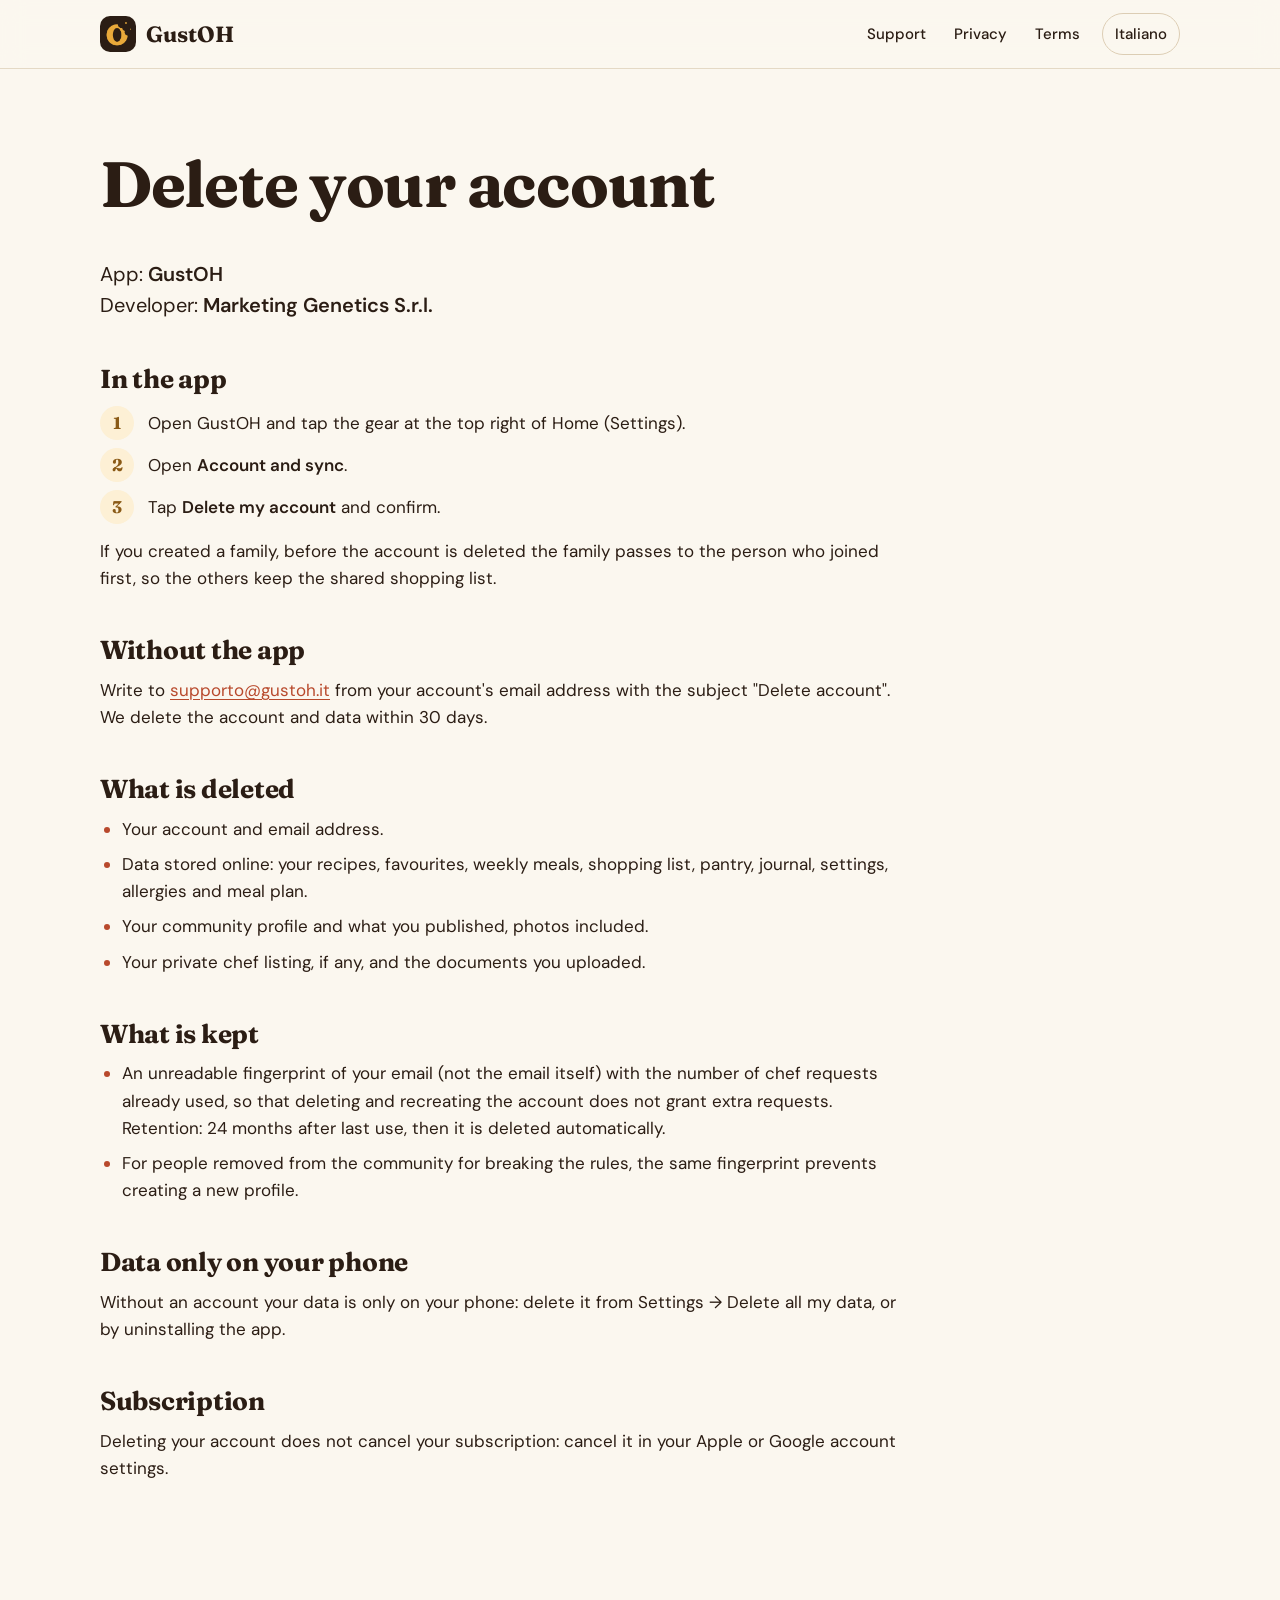
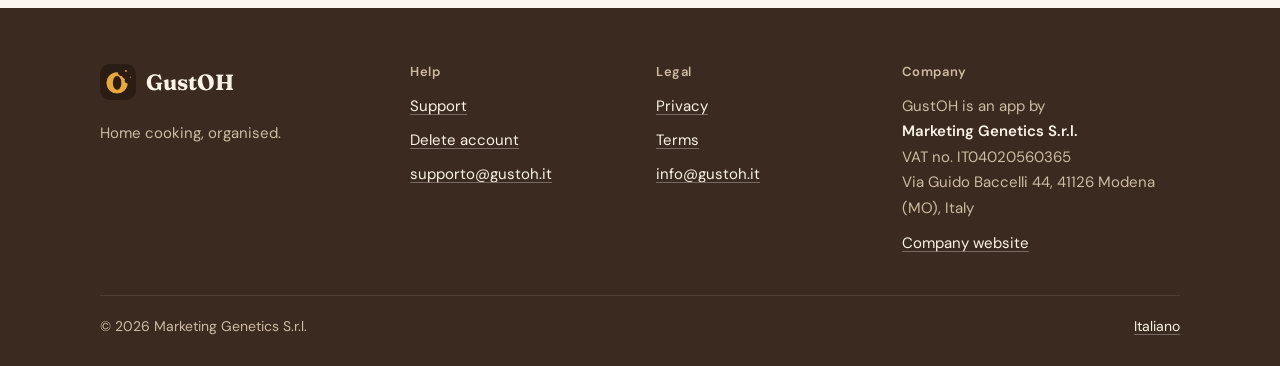
<file: en/elimina-account.html>
<!doctype html>
<html lang="en">
<head>
<meta charset="utf-8">
<meta name="viewport" content="width=device-width, initial-scale=1">
<title>Delete your account — GustOH</title>
<meta name="description" content="What do I cook? What do I buy? When do I start? Italian home recipes step by step, a shopping list that writes itself and the right time to turn on the stove, in one app.">
<meta name="color-scheme" content="light dark">
<meta name="theme-color" content="#fbf7ef" media="(prefers-color-scheme: light)">
<meta name="theme-color" content="#17120e" media="(prefers-color-scheme: dark)">
<link rel="icon" href="../favicon.png" type="image/png">
<link rel="apple-touch-icon" href="../logo.png">
<link rel="alternate" hreflang="it" href="../elimina-account.html">
<link rel="preload" href="../caratteri/Fraunces-700.ttf" as="font" type="font/ttf" crossorigin>
<link rel="stylesheet" href="../stile.css">
</head>
<body class="page-elimina">
<a class="skip" href="#contenuto">Skip to content</a>
<header class="top">
  <div class="wrap top-row">
    <a class="brand" href="index.html"><img src="../logo.png" alt="" width="36" height="36"><span>GustOH</span></a>
    <nav class="nav" aria-label="Home">
      <a href="supporto.html">Support</a>
      <a class="opt" href="privacy.html">Privacy</a>
      <a class="opt" href="termini.html">Terms</a>
      <a class="lang" href="../elimina-account.html" hreflang="it" lang="it">Italiano</a>
      
    </nav>
  </div>
</header>
<main id="contenuto">
<div class="wrap doc-head">
  <h1>Delete your account</h1>
  
</div>
<div class="wrap doc-grid doc-single">
  
  <article class="doc">
<p class="lead">App: <strong>GustOH</strong><br>Developer: <strong>Marketing Genetics S.r.l.</strong></p>
<h2>In the app</h2>
<ol class="steps"><li>Open GustOH and tap the gear at the top right of Home (Settings).</li><li>Open <strong>Account and sync</strong>.</li><li>Tap <strong>Delete my account</strong> and confirm.</li></ol>
<p>If you created a family, before the account is deleted the family passes to the person who joined first, so the others keep the shared shopping list.</p>
<h2>Without the app</h2>
<p>Write to <a href="mailto:supporto@gustoh.it">supporto@gustoh.it</a> from your account's email address with the subject "Delete account". We delete the account and data within 30 days.</p>
<h2>What is deleted</h2>
<ul><li>Your account and email address.</li><li>Data stored online: your recipes, favourites, weekly meals, shopping list, pantry, journal, settings, allergies and meal plan.</li><li>Your community profile and what you published, photos included.</li><li>Your private chef listing, if any, and the documents you uploaded.</li></ul>
<h2>What is kept</h2>
<ul><li>An unreadable fingerprint of your email (not the email itself) with the number of chef requests already used, so that deleting and recreating the account does not grant extra requests. Retention: 24 months after last use, then it is deleted automatically.</li><li>For people removed from the community for breaking the rules, the same fingerprint prevents creating a new profile.</li></ul>
<h2>Data only on your phone</h2>
<p>Without an account your data is only on your phone: delete it from Settings → Delete all my data, or by uninstalling the app.</p>
<h2>Subscription</h2>
<p>Deleting your account does not cancel your subscription: cancel it in your Apple or Google account settings.</p>
  </article>
</div>
</main>
<footer class="foot">
  <div class="wrap foot-grid">
    <div class="foot-brand">
      <a class="brand" href="index.html"><img src="../logo.png" alt="" width="36" height="36"><span>GustOH</span></a>
      <p>Home cooking, organised.</p>
    </div>
    <div>
      <h2>Help</h2>
      <ul>
        <li><a href="supporto.html">Support</a></li>
        <li><a href="elimina-account.html">Delete account</a></li>
        <li><a href="mailto:supporto@gustoh.it">supporto@gustoh.it</a></li>
      </ul>
    </div>
    <div>
      <h2>Legal</h2>
      <ul>
        <li><a href="privacy.html">Privacy</a></li>
        <li><a href="termini.html">Terms</a></li>
        <li><a href="mailto:info@gustoh.it">info@gustoh.it</a></li>
      </ul>
    </div>
    <div>
      <h2>Company</h2>
      <address>
        GustOH is an app by<br><strong>Marketing Genetics S.r.l.</strong><br>
        VAT no. IT04020560365<br>
        Via Guido Baccelli 44, 41126 Modena (MO), Italy
      </address>
      <p><a href="https://www.marketinggenetics.it/" rel="noopener">Company website</a></p>
    </div>
  </div>
  <div class="wrap foot-bottom">
    <p>© 2026 Marketing Genetics S.r.l.</p>
    <a href="../elimina-account.html" hreflang="it" lang="it">Italiano</a>
  </div>
</footer>
<script>
/* Nessun dato raccolto, nessun servizio esterno. Senza questo script il sito resta uguale, solo fermo. */
(function () {
  /* Dimostrazione "a che ora inizio": scegli il piatto e l'ora in tavola, gli orari si ricalcolano. */
  var demo = document.querySelector('[data-demo]');
  if (demo) {
    var dishes = JSON.parse(demo.getAttribute('data-demo'));
    var say = demo.getAttribute('data-say').split('|');
    var range = demo.querySelector('input[type=range]');
    var list = demo.querySelector('ol');
    var rows = list.querySelectorAll('li');
    var outTable = demo.querySelector('[data-out=table]');
    var outStart = demo.querySelector('[data-out=start]');
    var dish = 0;
    var hhmm = function (m) { m = ((m % 1440) + 1440) % 1440; var h = Math.floor(m / 60), n = m % 60; return (h < 10 ? '0' : '') + h + ':' + (n < 10 ? '0' : '') + n; };
    var draw = function () {
      var t = +range.value, steps = dishes[dish];
      outTable.textContent = hhmm(t);
      outStart.textContent = hhmm(t - steps[0][0]);
      rows.forEach(function (li, i) { li.querySelector('time').textContent = hhmm(t - steps[i][0]); li.querySelector('span').textContent = steps[i][1]; });
      range.setAttribute('aria-valuetext', say[0] + ' ' + hhmm(t) + ', ' + say[1] + ' ' + hhmm(t - steps[0][0]));
      range.style.setProperty('--p', ((t - range.min) / (range.max - range.min)) * 100 + '%');
    };
    range.addEventListener('input', draw);
    demo.querySelectorAll('input[type=radio]').forEach(function (r) {
      r.addEventListener('change', function () { dish = +r.value; draw(); list.classList.remove('swap'); void list.offsetWidth; list.classList.add('swap'); });
    });
    demo.querySelectorAll('[data-step]').forEach(function (b) {
      b.addEventListener('click', function () { range.value = +range.value + +b.getAttribute('data-step'); draw(); });
    });
    demo.classList.add('demo-on');
    draw();
  }

  /* Effetti di scorrimento: segna gli elementi da far comparire e li mostra quando entrano nello schermo. */
  var d = document.documentElement;
  if (!('IntersectionObserver' in window) || matchMedia('(prefers-reduced-motion: reduce)').matches) return;
  d.classList.add('js');
  var groups = ['.row-copy > *', '.clock-copy > *', '.more h2', '.more-grid > article', '.paths h2', '.paths-grid > li', '.cost-head > *', '.cost-grid > li', '.cost-note', '.trust h2', '.trust-grid > div', '.finale .wrap > *', '.pro-grid > *', '.doc-head > *'];
  var items = [];
  groups.forEach(function (sel) {
    document.querySelectorAll(sel).forEach(function (el) { el.setAttribute('data-reveal', ''); el.style.setProperty('--i', Array.prototype.indexOf.call(el.parentNode.children, el)); items.push(el); });
  });
  document.querySelectorAll('.timeline li').forEach(function (el, i) { el.style.setProperty('--i', i); });
  var timelines = document.querySelectorAll('.timeline');
  var io = new IntersectionObserver(function (entries) {
    entries.forEach(function (e) { if (e.isIntersecting) { e.target.classList.add('in'); io.unobserve(e.target); } });
  }, { rootMargin: '0px 0px -12% 0px', threshold: 0.15 });
  items.forEach(function (el) { io.observe(el); });
  timelines.forEach(function (el) { io.observe(el); });
})();
</script>
</body>
</html>
</file>
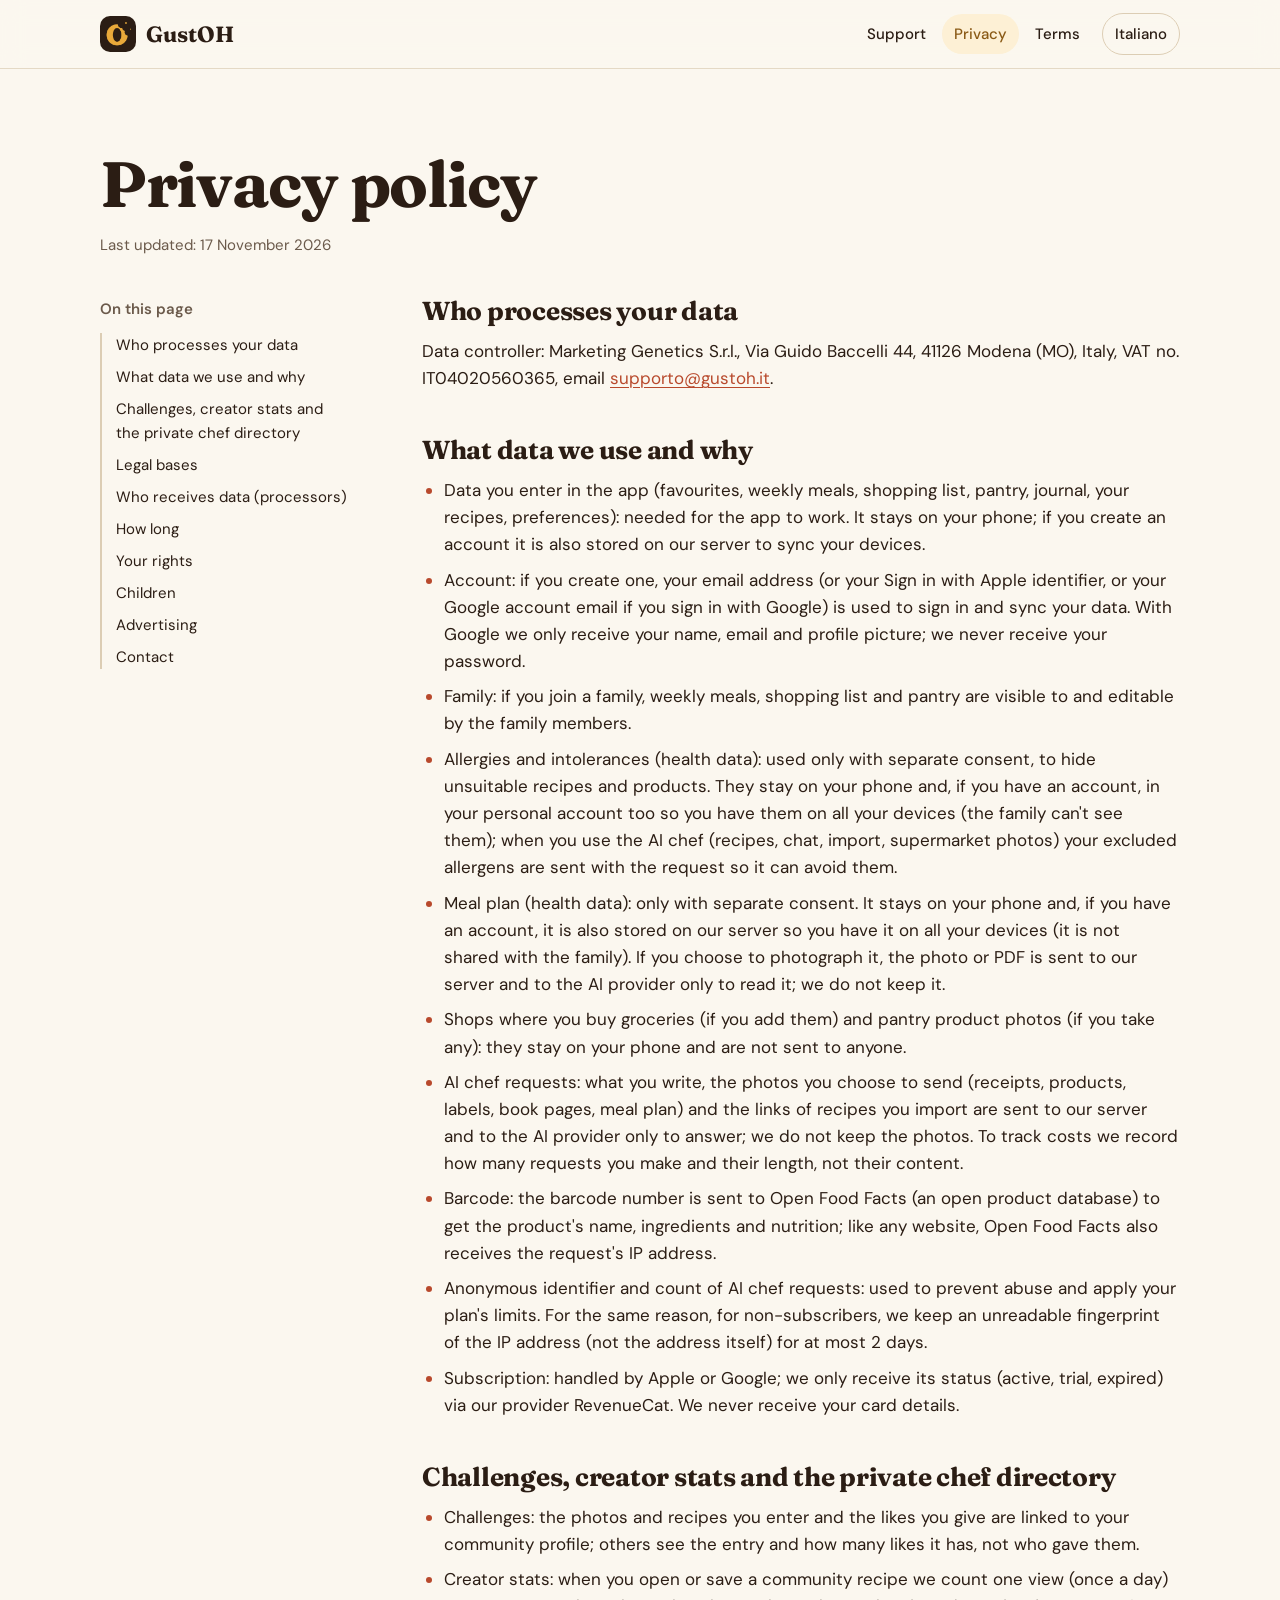
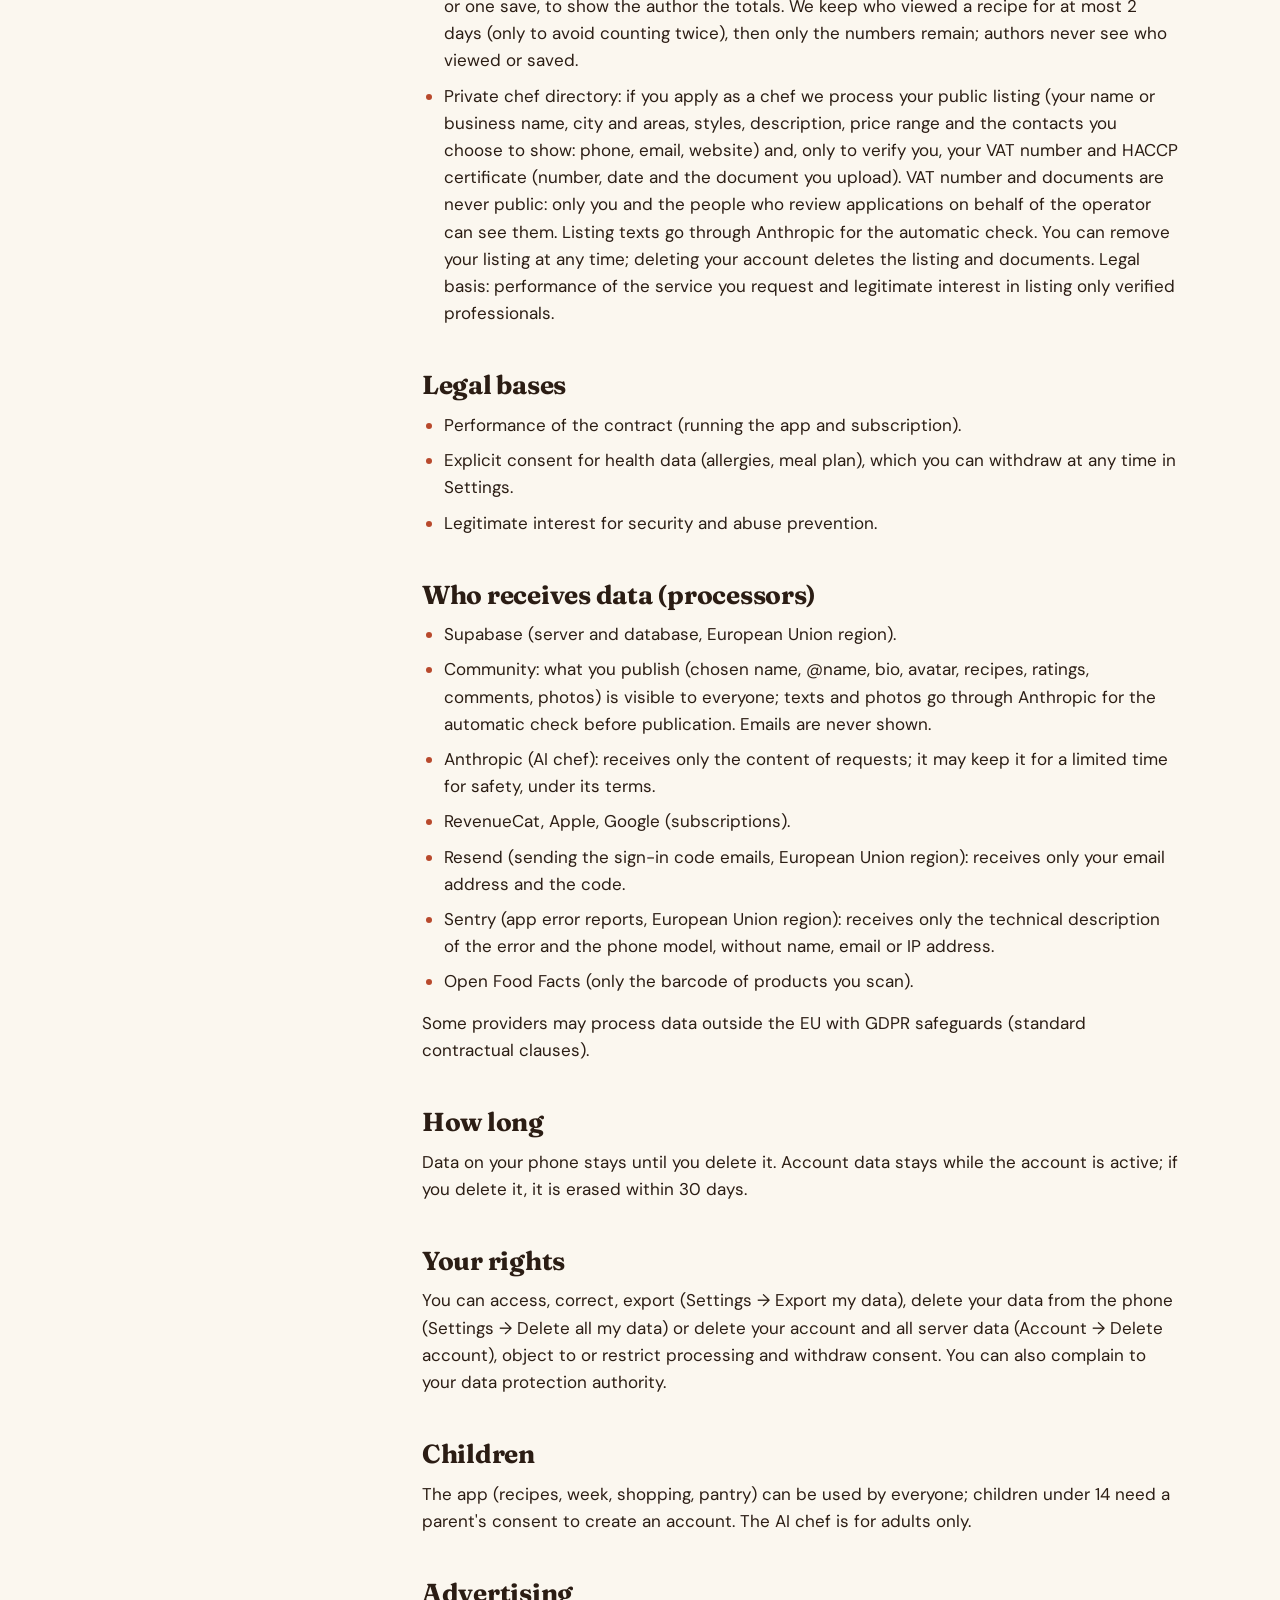
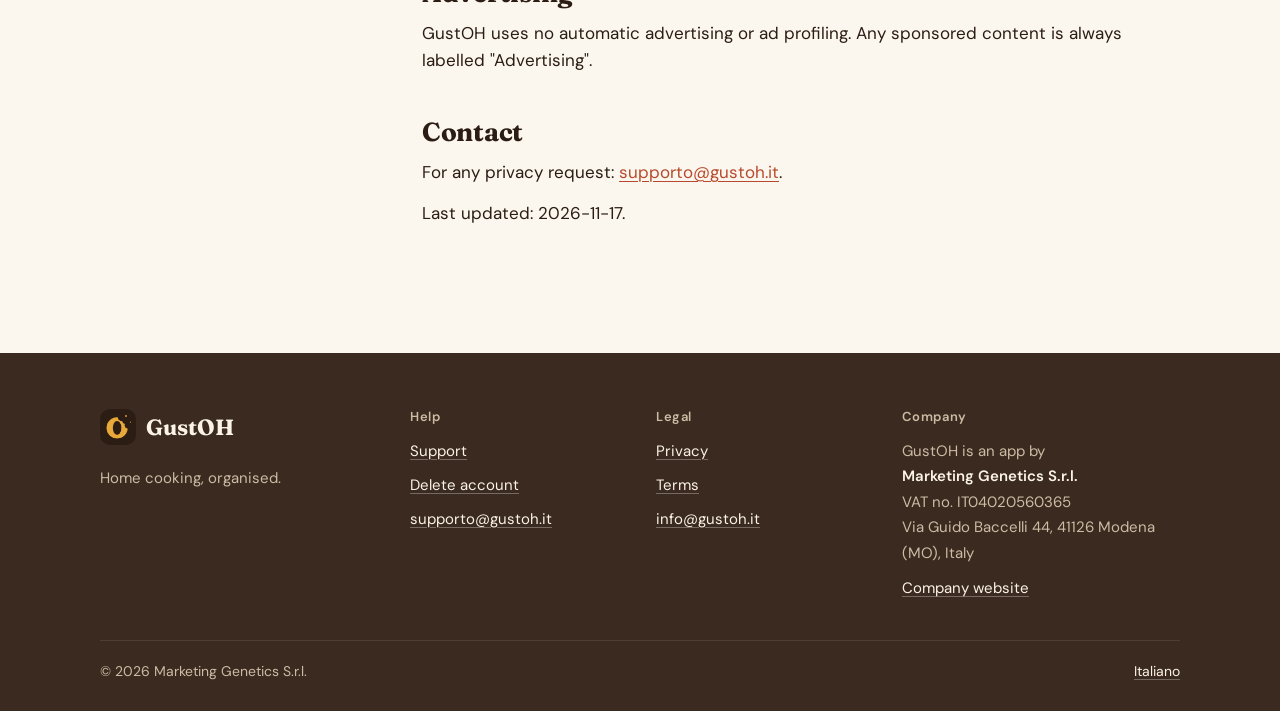
<file: en/privacy.html>
<!doctype html>
<html lang="en">
<head>
<meta charset="utf-8">
<meta name="viewport" content="width=device-width, initial-scale=1">
<title>Privacy — GustOH</title>
<meta name="description" content="What do I cook? What do I buy? When do I start? Italian home recipes step by step, a shopping list that writes itself and the right time to turn on the stove, in one app.">
<meta name="color-scheme" content="light dark">
<meta name="theme-color" content="#fbf7ef" media="(prefers-color-scheme: light)">
<meta name="theme-color" content="#17120e" media="(prefers-color-scheme: dark)">
<link rel="icon" href="../favicon.png" type="image/png">
<link rel="apple-touch-icon" href="../logo.png">
<link rel="alternate" hreflang="it" href="../privacy.html">
<link rel="preload" href="../caratteri/Fraunces-700.ttf" as="font" type="font/ttf" crossorigin>
<link rel="stylesheet" href="../stile.css">
</head>
<body class="page-privacy">
<a class="skip" href="#contenuto">Skip to content</a>
<header class="top">
  <div class="wrap top-row">
    <a class="brand" href="index.html"><img src="../logo.png" alt="" width="36" height="36"><span>GustOH</span></a>
    <nav class="nav" aria-label="Home">
      <a href="supporto.html">Support</a>
      <a class="opt" href="privacy.html" aria-current="page">Privacy</a>
      <a class="opt" href="termini.html">Terms</a>
      <a class="lang" href="../privacy.html" hreflang="it" lang="it">Italiano</a>
      
    </nav>
  </div>
</header>
<main id="contenuto">
<div class="wrap doc-head">
  <h1>Privacy policy</h1>
  <p class="updated">Last updated: <time datetime="2026-11-17">17 November 2026</time></p>
</div>
<div class="wrap doc-grid">
  <nav class="toc" aria-label="On this page"><p>On this page</p><ul><li><a href="#who-processes-your-data">Who processes your data</a></li><li><a href="#what-data-we-use-and-why">What data we use and why</a></li><li><a href="#challenges-creator-stats-and-the-private-chef-directory">Challenges, creator stats and the private chef directory</a></li><li><a href="#legal-bases">Legal bases</a></li><li><a href="#who-receives-data-processors">Who receives data (processors)</a></li><li><a href="#how-long">How long</a></li><li><a href="#your-rights">Your rights</a></li><li><a href="#children">Children</a></li><li><a href="#advertising">Advertising</a></li><li><a href="#contact">Contact</a></li></ul></nav>
  <article class="doc">
<h2 id="who-processes-your-data">Who processes your data</h2>
<p>Data controller: Marketing Genetics S.r.l., Via Guido Baccelli 44, 41126 Modena (MO), Italy, VAT no. IT04020560365, email <a href="mailto:supporto@gustoh.it">supporto@gustoh.it</a>.</p>
<h2 id="what-data-we-use-and-why">What data we use and why</h2>
<ul><li>Data you enter in the app (favourites, weekly meals, shopping list, pantry, journal, your recipes, preferences): needed for the app to work. It stays on your phone; if you create an account it is also stored on our server to sync your devices.</li><li>Account: if you create one, your email address (or your Sign in with Apple identifier, or your Google account email if you sign in with Google) is used to sign in and sync your data. With Google we only receive your name, email and profile picture; we never receive your password.</li><li>Family: if you join a family, weekly meals, shopping list and pantry are visible to and editable by the family members.</li><li>Allergies and intolerances (health data): used only with separate consent, to hide unsuitable recipes and products. They stay on your phone and, if you have an account, in your personal account too so you have them on all your devices (the family can't see them); when you use the AI chef (recipes, chat, import, supermarket photos) your excluded allergens are sent with the request so it can avoid them.</li><li>Meal plan (health data): only with separate consent. It stays on your phone and, if you have an account, it is also stored on our server so you have it on all your devices (it is not shared with the family). If you choose to photograph it, the photo or PDF is sent to our server and to the AI provider only to read it; we do not keep it.</li><li>Shops where you buy groceries (if you add them) and pantry product photos (if you take any): they stay on your phone and are not sent to anyone.</li><li>AI chef requests: what you write, the photos you choose to send (receipts, products, labels, book pages, meal plan) and the links of recipes you import are sent to our server and to the AI provider only to answer; we do not keep the photos. To track costs we record how many requests you make and their length, not their content.</li><li>Barcode: the barcode number is sent to Open Food Facts (an open product database) to get the product's name, ingredients and nutrition; like any website, Open Food Facts also receives the request's IP address.</li><li>Anonymous identifier and count of AI chef requests: used to prevent abuse and apply your plan's limits. For the same reason, for non-subscribers, we keep an unreadable fingerprint of the IP address (not the address itself) for at most 2 days.</li><li>Subscription: handled by Apple or Google; we only receive its status (active, trial, expired) via our provider RevenueCat. We never receive your card details.</li></ul>
<h2 id="challenges-creator-stats-and-the-private-chef-directory">Challenges, creator stats and the private chef directory</h2>
<ul><li>Challenges: the photos and recipes you enter and the likes you give are linked to your community profile; others see the entry and how many likes it has, not who gave them.</li><li>Creator stats: when you open or save a community recipe we count one view (once a day) or one save, to show the author the totals. We keep who viewed a recipe for at most 2 days (only to avoid counting twice), then only the numbers remain; authors never see who viewed or saved.</li><li>Private chef directory: if you apply as a chef we process your public listing (your name or business name, city and areas, styles, description, price range and the contacts you choose to show: phone, email, website) and, only to verify you, your VAT number and HACCP certificate (number, date and the document you upload). VAT number and documents are never public: only you and the people who review applications on behalf of the operator can see them. Listing texts go through Anthropic for the automatic check. You can remove your listing at any time; deleting your account deletes the listing and documents. Legal basis: performance of the service you request and legitimate interest in listing only verified professionals.</li></ul>
<h2 id="legal-bases">Legal bases</h2>
<ul><li>Performance of the contract (running the app and subscription).</li><li>Explicit consent for health data (allergies, meal plan), which you can withdraw at any time in Settings.</li><li>Legitimate interest for security and abuse prevention.</li></ul>
<h2 id="who-receives-data-processors">Who receives data (processors)</h2>
<ul><li>Supabase (server and database, European Union region).</li><li>Community: what you publish (chosen name, @name, bio, avatar, recipes, ratings, comments, photos) is visible to everyone; texts and photos go through Anthropic for the automatic check before publication. Emails are never shown.</li><li>Anthropic (AI chef): receives only the content of requests; it may keep it for a limited time for safety, under its terms.</li><li>RevenueCat, Apple, Google (subscriptions).</li><li>Resend (sending the sign-in code emails, European Union region): receives only your email address and the code.</li><li>Sentry (app error reports, European Union region): receives only the technical description of the error and the phone model, without name, email or IP address.</li><li>Open Food Facts (only the barcode of products you scan).</li></ul>
<p>Some providers may process data outside the EU with GDPR safeguards (standard contractual clauses).</p>
<h2 id="how-long">How long</h2>
<p>Data on your phone stays until you delete it. Account data stays while the account is active; if you delete it, it is erased within 30 days.</p>
<h2 id="your-rights">Your rights</h2>
<p>You can access, correct, export (Settings → Export my data), delete your data from the phone (Settings → Delete all my data) or delete your account and all server data (Account → Delete account), object to or restrict processing and withdraw consent. You can also complain to your data protection authority.</p>
<h2 id="children">Children</h2>
<p>The app (recipes, week, shopping, pantry) can be used by everyone; children under 14 need a parent's consent to create an account. The AI chef is for adults only.</p>
<h2 id="advertising">Advertising</h2>
<p>GustOH uses no automatic advertising or ad profiling. Any sponsored content is always labelled &quot;Advertising&quot;.</p>
<h2 id="contact">Contact</h2>
<p>For any privacy request: <a href="mailto:supporto@gustoh.it">supporto@gustoh.it</a>.</p>
<p>Last updated: 2026-11-17.</p>
  </article>
</div>
</main>
<footer class="foot">
  <div class="wrap foot-grid">
    <div class="foot-brand">
      <a class="brand" href="index.html"><img src="../logo.png" alt="" width="36" height="36"><span>GustOH</span></a>
      <p>Home cooking, organised.</p>
    </div>
    <div>
      <h2>Help</h2>
      <ul>
        <li><a href="supporto.html">Support</a></li>
        <li><a href="elimina-account.html">Delete account</a></li>
        <li><a href="mailto:supporto@gustoh.it">supporto@gustoh.it</a></li>
      </ul>
    </div>
    <div>
      <h2>Legal</h2>
      <ul>
        <li><a href="privacy.html">Privacy</a></li>
        <li><a href="termini.html">Terms</a></li>
        <li><a href="mailto:info@gustoh.it">info@gustoh.it</a></li>
      </ul>
    </div>
    <div>
      <h2>Company</h2>
      <address>
        GustOH is an app by<br><strong>Marketing Genetics S.r.l.</strong><br>
        VAT no. IT04020560365<br>
        Via Guido Baccelli 44, 41126 Modena (MO), Italy
      </address>
      <p><a href="https://www.marketinggenetics.it/" rel="noopener">Company website</a></p>
    </div>
  </div>
  <div class="wrap foot-bottom">
    <p>© 2026 Marketing Genetics S.r.l.</p>
    <a href="../privacy.html" hreflang="it" lang="it">Italiano</a>
  </div>
</footer>
<script>
/* Nessun dato raccolto, nessun servizio esterno. Senza questo script il sito resta uguale, solo fermo. */
(function () {
  /* Dimostrazione "a che ora inizio": scegli il piatto e l'ora in tavola, gli orari si ricalcolano. */
  var demo = document.querySelector('[data-demo]');
  if (demo) {
    var dishes = JSON.parse(demo.getAttribute('data-demo'));
    var say = demo.getAttribute('data-say').split('|');
    var range = demo.querySelector('input[type=range]');
    var list = demo.querySelector('ol');
    var rows = list.querySelectorAll('li');
    var outTable = demo.querySelector('[data-out=table]');
    var outStart = demo.querySelector('[data-out=start]');
    var dish = 0;
    var hhmm = function (m) { m = ((m % 1440) + 1440) % 1440; var h = Math.floor(m / 60), n = m % 60; return (h < 10 ? '0' : '') + h + ':' + (n < 10 ? '0' : '') + n; };
    var draw = function () {
      var t = +range.value, steps = dishes[dish];
      outTable.textContent = hhmm(t);
      outStart.textContent = hhmm(t - steps[0][0]);
      rows.forEach(function (li, i) { li.querySelector('time').textContent = hhmm(t - steps[i][0]); li.querySelector('span').textContent = steps[i][1]; });
      range.setAttribute('aria-valuetext', say[0] + ' ' + hhmm(t) + ', ' + say[1] + ' ' + hhmm(t - steps[0][0]));
      range.style.setProperty('--p', ((t - range.min) / (range.max - range.min)) * 100 + '%');
    };
    range.addEventListener('input', draw);
    demo.querySelectorAll('input[type=radio]').forEach(function (r) {
      r.addEventListener('change', function () { dish = +r.value; draw(); list.classList.remove('swap'); void list.offsetWidth; list.classList.add('swap'); });
    });
    demo.querySelectorAll('[data-step]').forEach(function (b) {
      b.addEventListener('click', function () { range.value = +range.value + +b.getAttribute('data-step'); draw(); });
    });
    demo.classList.add('demo-on');
    draw();
  }

  /* Effetti di scorrimento: segna gli elementi da far comparire e li mostra quando entrano nello schermo. */
  var d = document.documentElement;
  if (!('IntersectionObserver' in window) || matchMedia('(prefers-reduced-motion: reduce)').matches) return;
  d.classList.add('js');
  var groups = ['.row-copy > *', '.clock-copy > *', '.more h2', '.more-grid > article', '.paths h2', '.paths-grid > li', '.cost-head > *', '.cost-grid > li', '.cost-note', '.trust h2', '.trust-grid > div', '.finale .wrap > *', '.pro-grid > *', '.doc-head > *'];
  var items = [];
  groups.forEach(function (sel) {
    document.querySelectorAll(sel).forEach(function (el) { el.setAttribute('data-reveal', ''); el.style.setProperty('--i', Array.prototype.indexOf.call(el.parentNode.children, el)); items.push(el); });
  });
  document.querySelectorAll('.timeline li').forEach(function (el, i) { el.style.setProperty('--i', i); });
  var timelines = document.querySelectorAll('.timeline');
  var io = new IntersectionObserver(function (entries) {
    entries.forEach(function (e) { if (e.isIntersecting) { e.target.classList.add('in'); io.unobserve(e.target); } });
  }, { rootMargin: '0px 0px -12% 0px', threshold: 0.15 });
  items.forEach(function (el) { io.observe(el); });
  timelines.forEach(function (el) { io.observe(el); });
})();
</script>
</body>
</html>
</file>
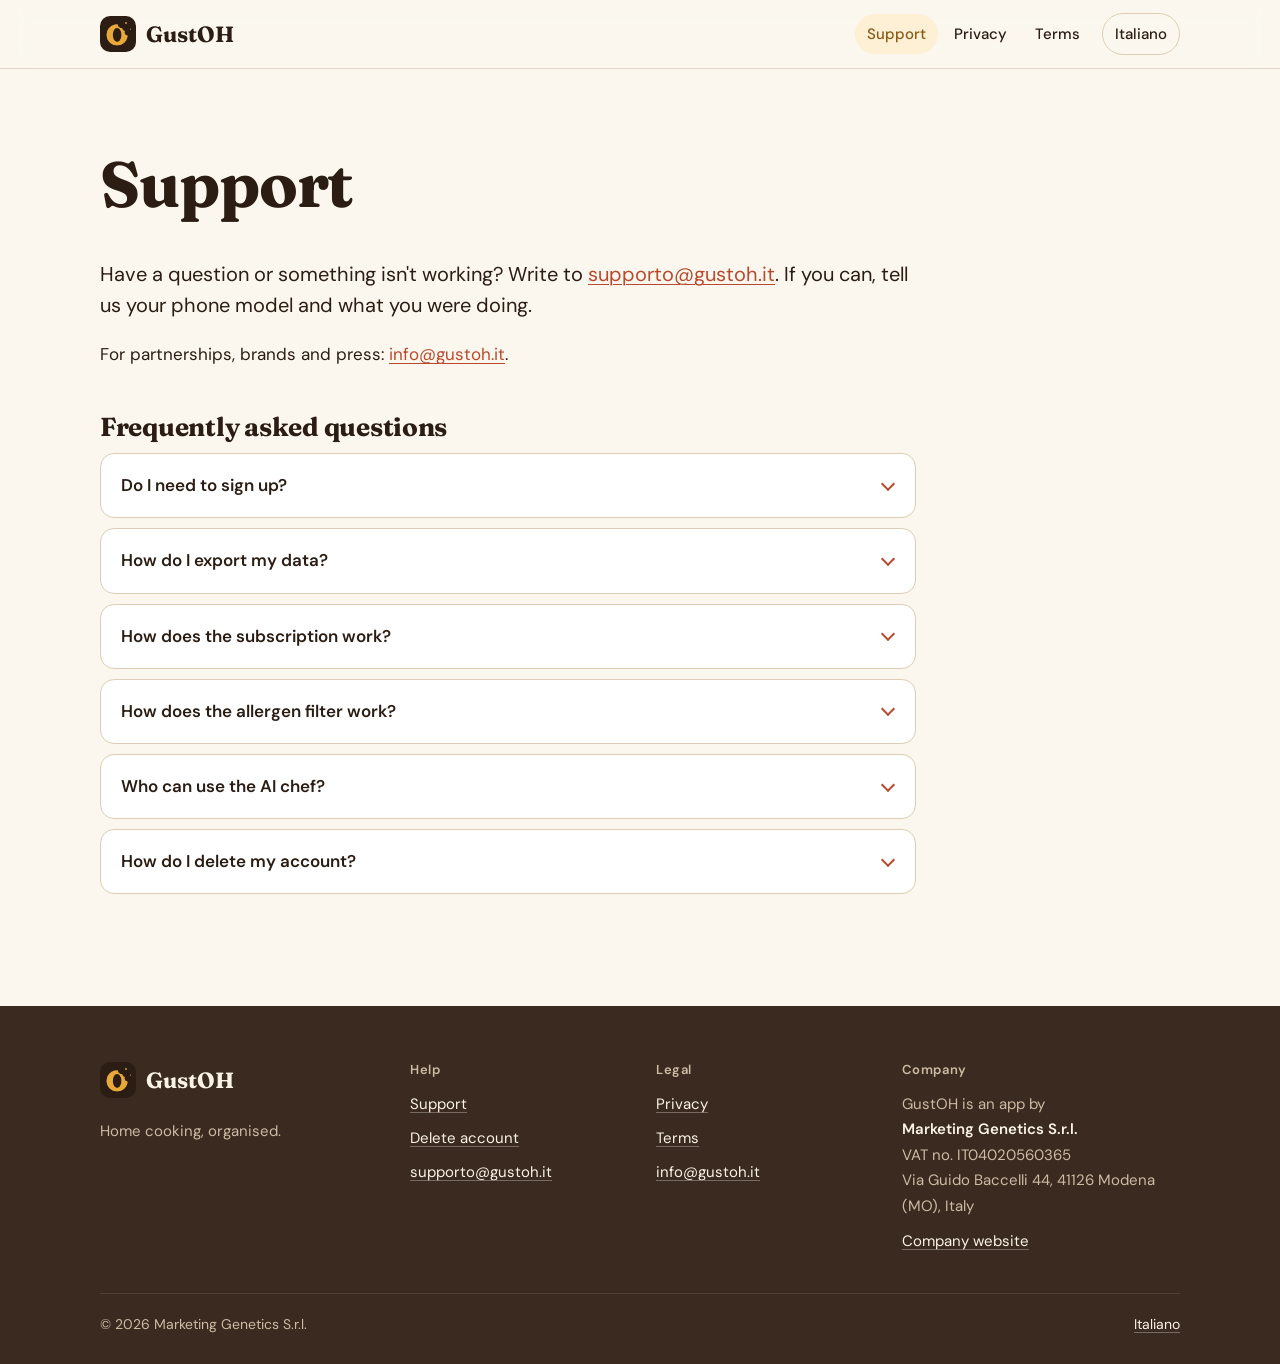
<file: en/supporto.html>
<!doctype html>
<html lang="en">
<head>
<meta charset="utf-8">
<meta name="viewport" content="width=device-width, initial-scale=1">
<title>Support — GustOH</title>
<meta name="description" content="What do I cook? What do I buy? When do I start? Italian home recipes step by step, a shopping list that writes itself and the right time to turn on the stove, in one app.">
<meta name="color-scheme" content="light dark">
<meta name="theme-color" content="#fbf7ef" media="(prefers-color-scheme: light)">
<meta name="theme-color" content="#17120e" media="(prefers-color-scheme: dark)">
<link rel="icon" href="../favicon.png" type="image/png">
<link rel="apple-touch-icon" href="../logo.png">
<link rel="alternate" hreflang="it" href="../supporto.html">
<link rel="preload" href="../caratteri/Fraunces-700.ttf" as="font" type="font/ttf" crossorigin>
<link rel="stylesheet" href="../stile.css">
</head>
<body class="page-supporto">
<a class="skip" href="#contenuto">Skip to content</a>
<header class="top">
  <div class="wrap top-row">
    <a class="brand" href="index.html"><img src="../logo.png" alt="" width="36" height="36"><span>GustOH</span></a>
    <nav class="nav" aria-label="Home">
      <a href="supporto.html" aria-current="page">Support</a>
      <a class="opt" href="privacy.html">Privacy</a>
      <a class="opt" href="termini.html">Terms</a>
      <a class="lang" href="../supporto.html" hreflang="it" lang="it">Italiano</a>
      
    </nav>
  </div>
</header>
<main id="contenuto">
<div class="wrap doc-head">
  <h1>Support</h1>
  
</div>
<div class="wrap doc-grid doc-single">
  
  <article class="doc">
<p class="lead">Have a question or something isn't working? Write to <a href="mailto:supporto@gustoh.it">supporto@gustoh.it</a>. If you can, tell us your phone model and what you were doing.</p>
<p>For partnerships, brands and press: <a href="mailto:info@gustoh.it">info@gustoh.it</a>.</p>
<h2>Frequently asked questions</h2>
<div class="faq">
<details><summary>Do I need to sign up?</summary><p>No, you can start right away. Without an account your data stays only on your phone. With an account (email code, Apple or Google) you get it on all your devices and can use family, community and the chef.</p></details>
<details><summary>How do I export my data?</summary><p>In the app: Settings → Export my data. You can save your recipes, journal and lists as text or PDF at any time.</p></details>
<details><summary>How does the subscription work?</summary><p>Payment, renewal and cancellation are handled by the App Store or Google Play. The trial lasts 7 days: length and price after the trial are shown before you start, and we remind you 2 days before it ends. To stop renewal, cancel at least 24 hours before it expires in your Apple or Google account settings.</p></details>
<details><summary>How does the allergen filter work?</summary><p>If you choose allergens to exclude, recipes containing them never appear: it is a fixed rule based on the ingredients, not an estimate. Always check product labels anyway.</p></details>
<details><summary>Who can use the AI chef?</summary><p>Adults only: the first time we ask you to confirm you are at least 18. The chef's recipes may contain mistakes and are always marked with a notice.</p></details>
<details><summary>How do I delete my account?</summary><p>All the steps are on the <a href="elimina-account.html">Delete your account</a> page.</p></details>
</div>
  </article>
</div>
</main>
<footer class="foot">
  <div class="wrap foot-grid">
    <div class="foot-brand">
      <a class="brand" href="index.html"><img src="../logo.png" alt="" width="36" height="36"><span>GustOH</span></a>
      <p>Home cooking, organised.</p>
    </div>
    <div>
      <h2>Help</h2>
      <ul>
        <li><a href="supporto.html">Support</a></li>
        <li><a href="elimina-account.html">Delete account</a></li>
        <li><a href="mailto:supporto@gustoh.it">supporto@gustoh.it</a></li>
      </ul>
    </div>
    <div>
      <h2>Legal</h2>
      <ul>
        <li><a href="privacy.html">Privacy</a></li>
        <li><a href="termini.html">Terms</a></li>
        <li><a href="mailto:info@gustoh.it">info@gustoh.it</a></li>
      </ul>
    </div>
    <div>
      <h2>Company</h2>
      <address>
        GustOH is an app by<br><strong>Marketing Genetics S.r.l.</strong><br>
        VAT no. IT04020560365<br>
        Via Guido Baccelli 44, 41126 Modena (MO), Italy
      </address>
      <p><a href="https://www.marketinggenetics.it/" rel="noopener">Company website</a></p>
    </div>
  </div>
  <div class="wrap foot-bottom">
    <p>© 2026 Marketing Genetics S.r.l.</p>
    <a href="../supporto.html" hreflang="it" lang="it">Italiano</a>
  </div>
</footer>
<script>
/* Nessun dato raccolto, nessun servizio esterno. Senza questo script il sito resta uguale, solo fermo. */
(function () {
  /* Dimostrazione "a che ora inizio": scegli il piatto e l'ora in tavola, gli orari si ricalcolano. */
  var demo = document.querySelector('[data-demo]');
  if (demo) {
    var dishes = JSON.parse(demo.getAttribute('data-demo'));
    var say = demo.getAttribute('data-say').split('|');
    var range = demo.querySelector('input[type=range]');
    var list = demo.querySelector('ol');
    var rows = list.querySelectorAll('li');
    var outTable = demo.querySelector('[data-out=table]');
    var outStart = demo.querySelector('[data-out=start]');
    var dish = 0;
    var hhmm = function (m) { m = ((m % 1440) + 1440) % 1440; var h = Math.floor(m / 60), n = m % 60; return (h < 10 ? '0' : '') + h + ':' + (n < 10 ? '0' : '') + n; };
    var draw = function () {
      var t = +range.value, steps = dishes[dish];
      outTable.textContent = hhmm(t);
      outStart.textContent = hhmm(t - steps[0][0]);
      rows.forEach(function (li, i) { li.querySelector('time').textContent = hhmm(t - steps[i][0]); li.querySelector('span').textContent = steps[i][1]; });
      range.setAttribute('aria-valuetext', say[0] + ' ' + hhmm(t) + ', ' + say[1] + ' ' + hhmm(t - steps[0][0]));
      range.style.setProperty('--p', ((t - range.min) / (range.max - range.min)) * 100 + '%');
    };
    range.addEventListener('input', draw);
    demo.querySelectorAll('input[type=radio]').forEach(function (r) {
      r.addEventListener('change', function () { dish = +r.value; draw(); list.classList.remove('swap'); void list.offsetWidth; list.classList.add('swap'); });
    });
    demo.querySelectorAll('[data-step]').forEach(function (b) {
      b.addEventListener('click', function () { range.value = +range.value + +b.getAttribute('data-step'); draw(); });
    });
    demo.classList.add('demo-on');
    draw();
  }

  /* Effetti di scorrimento: segna gli elementi da far comparire e li mostra quando entrano nello schermo. */
  var d = document.documentElement;
  if (!('IntersectionObserver' in window) || matchMedia('(prefers-reduced-motion: reduce)').matches) return;
  d.classList.add('js');
  var groups = ['.row-copy > *', '.clock-copy > *', '.more h2', '.more-grid > article', '.paths h2', '.paths-grid > li', '.cost-head > *', '.cost-grid > li', '.cost-note', '.trust h2', '.trust-grid > div', '.finale .wrap > *', '.pro-grid > *', '.doc-head > *'];
  var items = [];
  groups.forEach(function (sel) {
    document.querySelectorAll(sel).forEach(function (el) { el.setAttribute('data-reveal', ''); el.style.setProperty('--i', Array.prototype.indexOf.call(el.parentNode.children, el)); items.push(el); });
  });
  document.querySelectorAll('.timeline li').forEach(function (el, i) { el.style.setProperty('--i', i); });
  var timelines = document.querySelectorAll('.timeline');
  var io = new IntersectionObserver(function (entries) {
    entries.forEach(function (e) { if (e.isIntersecting) { e.target.classList.add('in'); io.unobserve(e.target); } });
  }, { rootMargin: '0px 0px -12% 0px', threshold: 0.15 });
  items.forEach(function (el) { io.observe(el); });
  timelines.forEach(function (el) { io.observe(el); });
})();
</script>
</body>
</html>
</file>
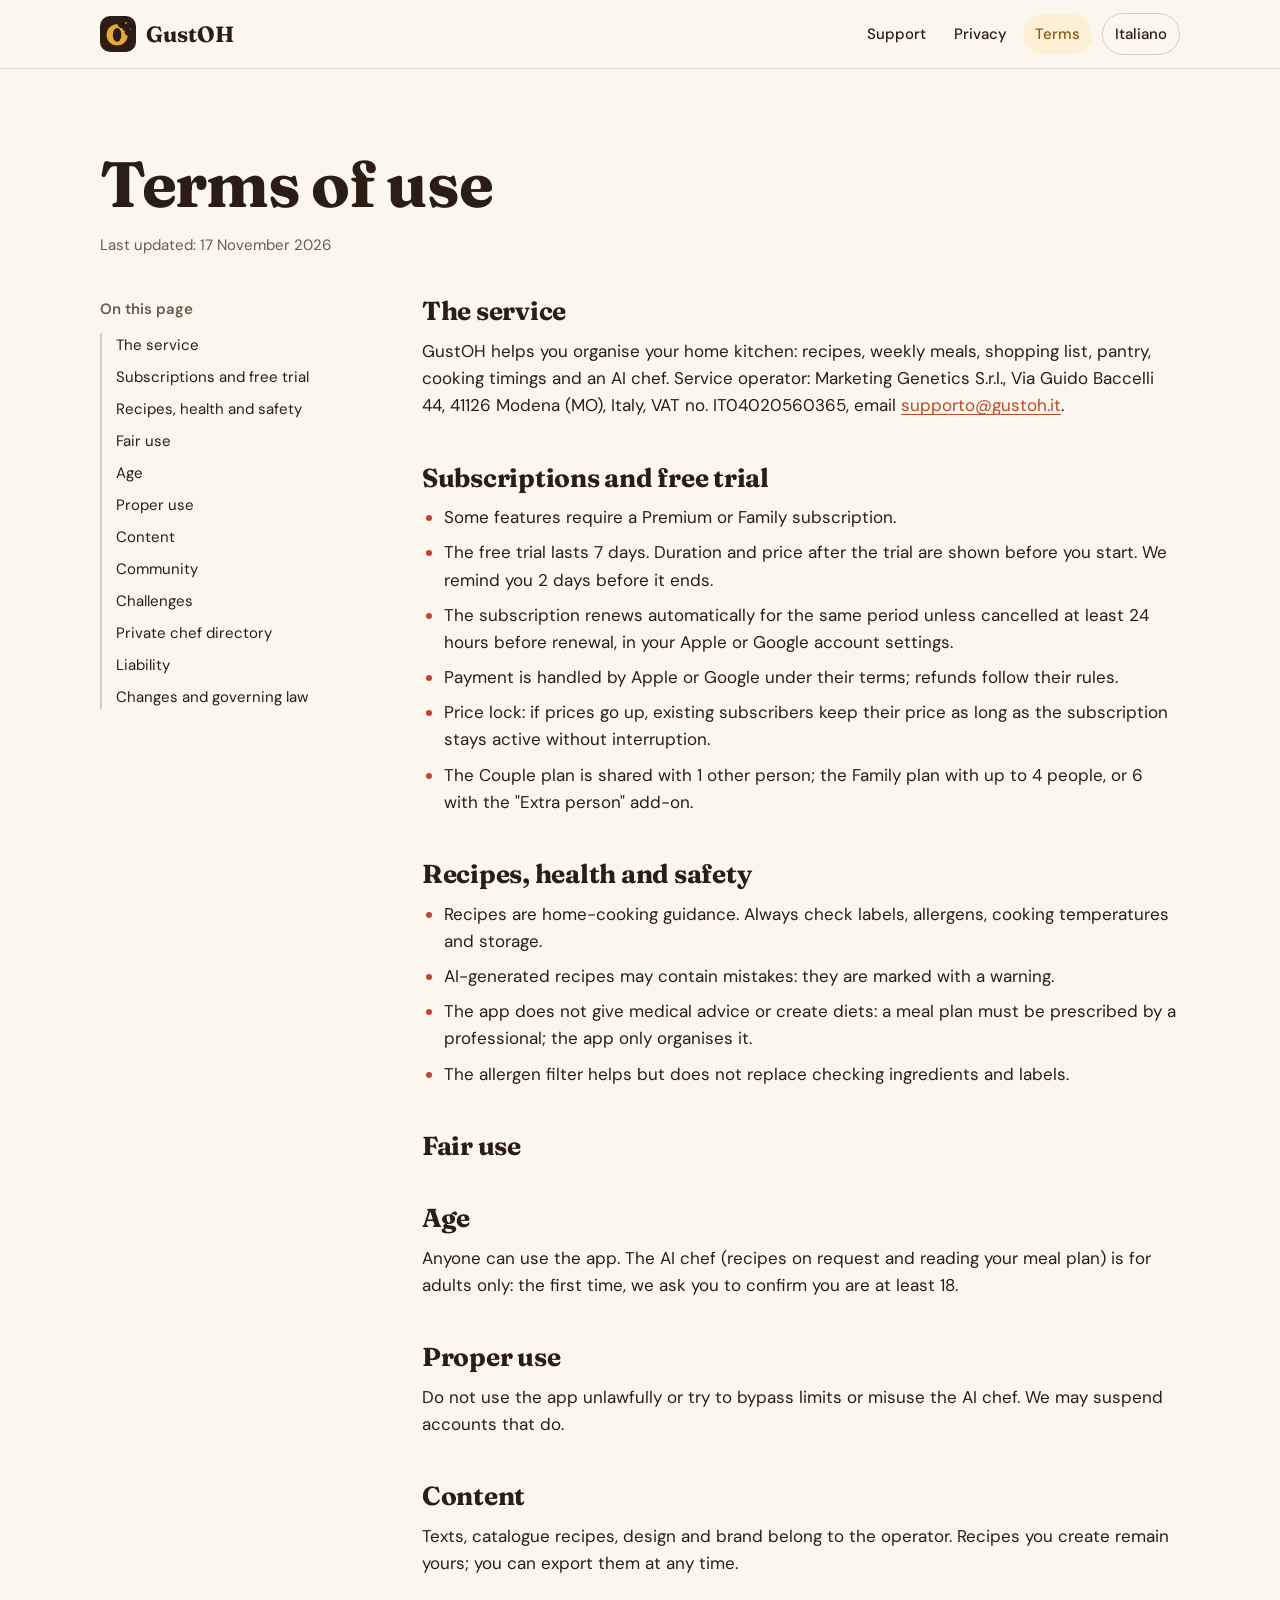
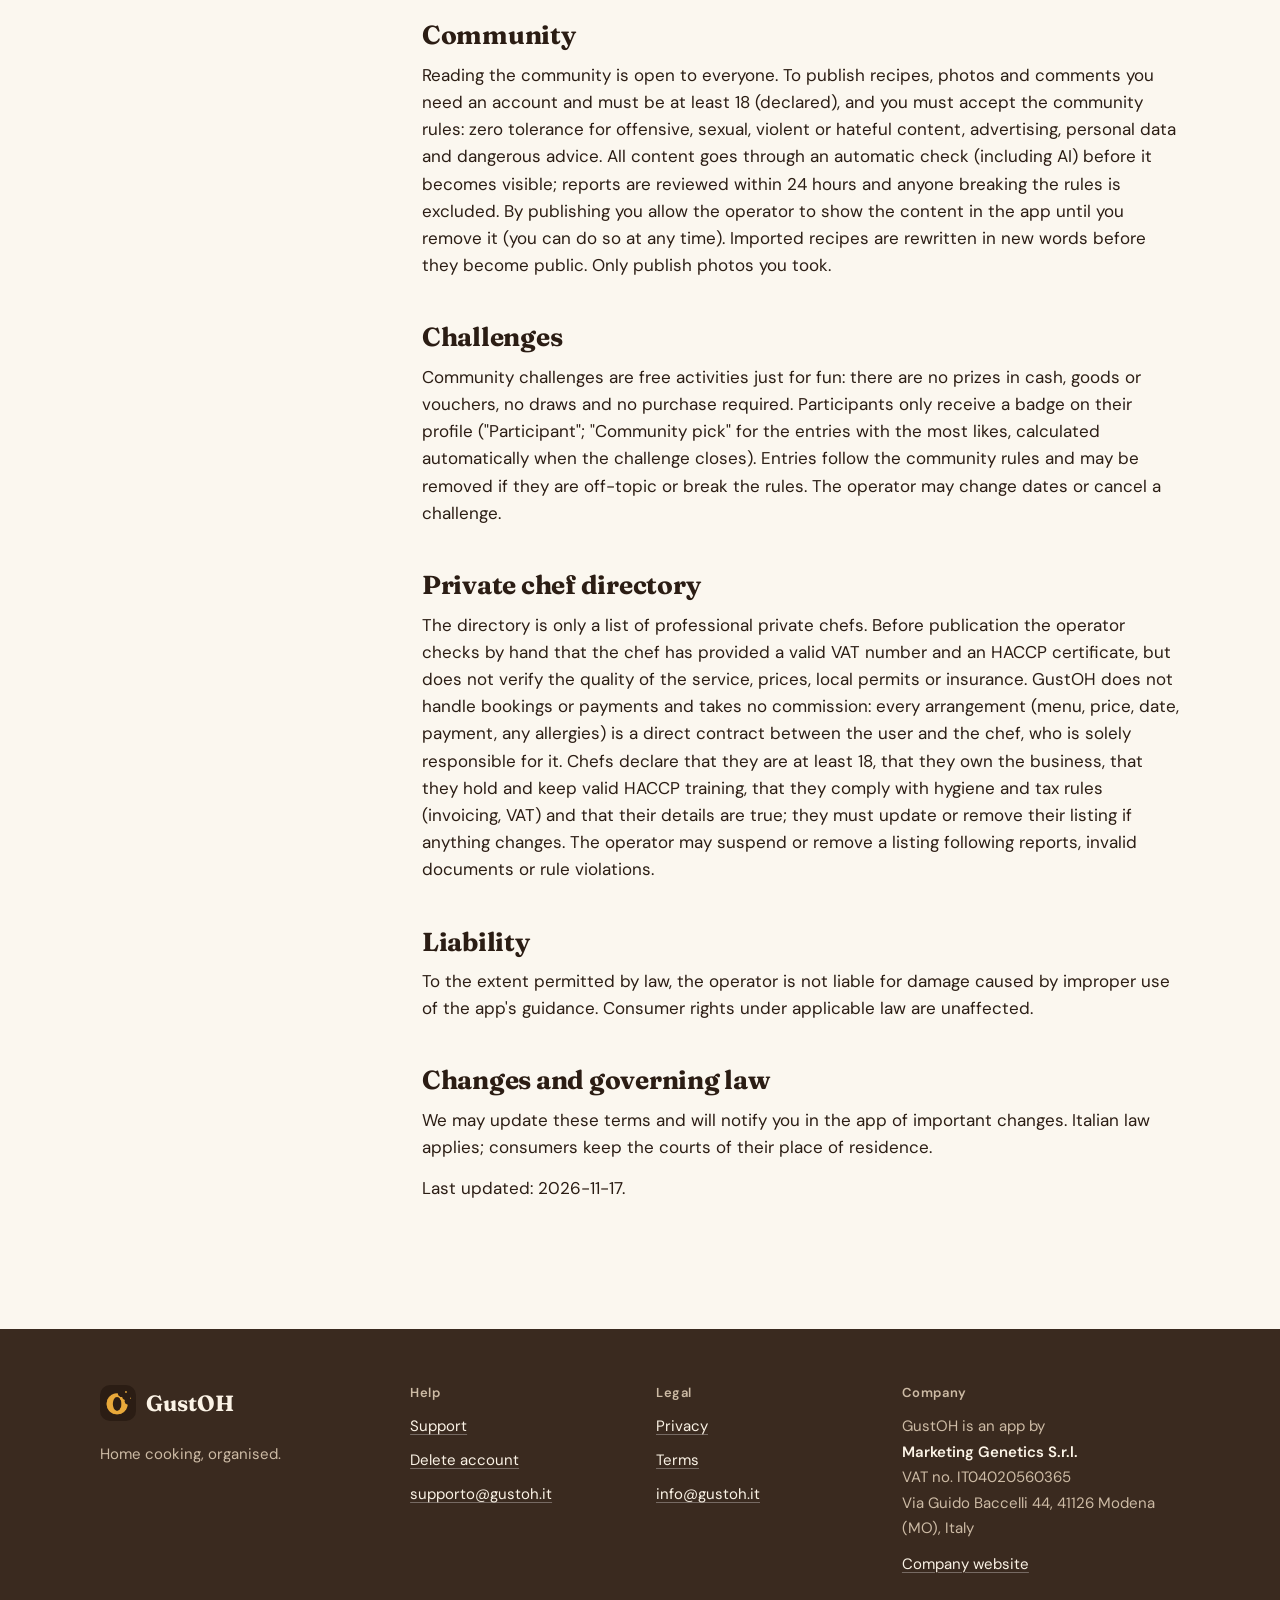
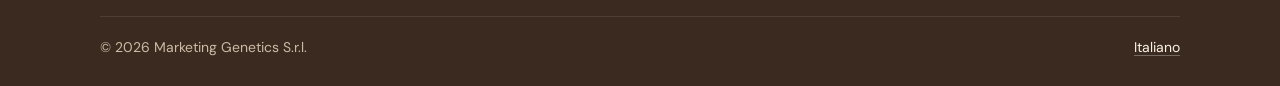
<file: en/termini.html>
<!doctype html>
<html lang="en">
<head>
<meta charset="utf-8">
<meta name="viewport" content="width=device-width, initial-scale=1">
<title>Terms of use — GustOH</title>
<meta name="description" content="What do I cook? What do I buy? When do I start? Italian home recipes step by step, a shopping list that writes itself and the right time to turn on the stove, in one app.">
<meta name="color-scheme" content="light dark">
<meta name="theme-color" content="#fbf7ef" media="(prefers-color-scheme: light)">
<meta name="theme-color" content="#17120e" media="(prefers-color-scheme: dark)">
<link rel="icon" href="../favicon.png" type="image/png">
<link rel="apple-touch-icon" href="../logo.png">
<link rel="alternate" hreflang="it" href="../termini.html">
<link rel="preload" href="../caratteri/Fraunces-700.ttf" as="font" type="font/ttf" crossorigin>
<link rel="stylesheet" href="../stile.css">
</head>
<body class="page-termini">
<a class="skip" href="#contenuto">Skip to content</a>
<header class="top">
  <div class="wrap top-row">
    <a class="brand" href="index.html"><img src="../logo.png" alt="" width="36" height="36"><span>GustOH</span></a>
    <nav class="nav" aria-label="Home">
      <a href="supporto.html">Support</a>
      <a class="opt" href="privacy.html">Privacy</a>
      <a class="opt" href="termini.html" aria-current="page">Terms</a>
      <a class="lang" href="../termini.html" hreflang="it" lang="it">Italiano</a>
      
    </nav>
  </div>
</header>
<main id="contenuto">
<div class="wrap doc-head">
  <h1>Terms of use</h1>
  <p class="updated">Last updated: <time datetime="2026-11-17">17 November 2026</time></p>
</div>
<div class="wrap doc-grid">
  <nav class="toc" aria-label="On this page"><p>On this page</p><ul><li><a href="#the-service">The service</a></li><li><a href="#subscriptions-and-free-trial">Subscriptions and free trial</a></li><li><a href="#recipes-health-and-safety">Recipes, health and safety</a></li><li><a href="#fair-use">Fair use</a></li><li><a href="#age">Age</a></li><li><a href="#proper-use">Proper use</a></li><li><a href="#content">Content</a></li><li><a href="#community">Community</a></li><li><a href="#challenges">Challenges</a></li><li><a href="#private-chef-directory">Private chef directory</a></li><li><a href="#liability">Liability</a></li><li><a href="#changes-and-governing-law">Changes and governing law</a></li></ul></nav>
  <article class="doc">
<h2 id="the-service">The service</h2>
<p>GustOH helps you organise your home kitchen: recipes, weekly meals, shopping list, pantry, cooking timings and an AI chef. Service operator: Marketing Genetics S.r.l., Via Guido Baccelli 44, 41126 Modena (MO), Italy, VAT no. IT04020560365, email <a href="mailto:supporto@gustoh.it">supporto@gustoh.it</a>.</p>
<h2 id="subscriptions-and-free-trial">Subscriptions and free trial</h2>
<ul><li>Some features require a Premium or Family subscription.</li><li>The free trial lasts 7 days. Duration and price after the trial are shown before you start. We remind you 2 days before it ends.</li><li>The subscription renews automatically for the same period unless cancelled at least 24 hours before renewal, in your Apple or Google account settings.</li><li>Payment is handled by Apple or Google under their terms; refunds follow their rules.</li><li>Price lock: if prices go up, existing subscribers keep their price as long as the subscription stays active without interruption.</li><li>The Couple plan is shared with 1 other person; the Family plan with up to 4 people, or 6 with the &quot;Extra person&quot; add-on.</li></ul>
<h2 id="recipes-health-and-safety">Recipes, health and safety</h2>
<ul><li>Recipes are home-cooking guidance. Always check labels, allergens, cooking temperatures and storage.</li><li>AI-generated recipes may contain mistakes: they are marked with a warning.</li><li>The app does not give medical advice or create diets: a meal plan must be prescribed by a professional; the app only organises it.</li><li>The allergen filter helps but does not replace checking ingredients and labels.</li></ul>
<h2 id="fair-use">Fair use</h2>
<h2 id="age">Age</h2>
<p>Anyone can use the app. The AI chef (recipes on request and reading your meal plan) is for adults only: the first time, we ask you to confirm you are at least 18.</p>
<h2 id="proper-use">Proper use</h2>
<p>Do not use the app unlawfully or try to bypass limits or misuse the AI chef. We may suspend accounts that do.</p>
<h2 id="content">Content</h2>
<p>Texts, catalogue recipes, design and brand belong to the operator. Recipes you create remain yours; you can export them at any time.</p>
<h2 id="community">Community</h2>
<p>Reading the community is open to everyone. To publish recipes, photos and comments you need an account and must be at least 18 (declared), and you must accept the community rules: zero tolerance for offensive, sexual, violent or hateful content, advertising, personal data and dangerous advice. All content goes through an automatic check (including AI) before it becomes visible; reports are reviewed within 24 hours and anyone breaking the rules is excluded. By publishing you allow the operator to show the content in the app until you remove it (you can do so at any time). Imported recipes are rewritten in new words before they become public. Only publish photos you took.</p>
<h2 id="challenges">Challenges</h2>
<p>Community challenges are free activities just for fun: there are no prizes in cash, goods or vouchers, no draws and no purchase required. Participants only receive a badge on their profile (&quot;Participant&quot;; &quot;Community pick&quot; for the entries with the most likes, calculated automatically when the challenge closes). Entries follow the community rules and may be removed if they are off-topic or break the rules. The operator may change dates or cancel a challenge.</p>
<h2 id="private-chef-directory">Private chef directory</h2>
<p>The directory is only a list of professional private chefs. Before publication the operator checks by hand that the chef has provided a valid VAT number and an HACCP certificate, but does not verify the quality of the service, prices, local permits or insurance. GustOH does not handle bookings or payments and takes no commission: every arrangement (menu, price, date, payment, any allergies) is a direct contract between the user and the chef, who is solely responsible for it. Chefs declare that they are at least 18, that they own the business, that they hold and keep valid HACCP training, that they comply with hygiene and tax rules (invoicing, VAT) and that their details are true; they must update or remove their listing if anything changes. The operator may suspend or remove a listing following reports, invalid documents or rule violations.</p>
<h2 id="liability">Liability</h2>
<p>To the extent permitted by law, the operator is not liable for damage caused by improper use of the app's guidance. Consumer rights under applicable law are unaffected.</p>
<h2 id="changes-and-governing-law">Changes and governing law</h2>
<p>We may update these terms and will notify you in the app of important changes. Italian law applies; consumers keep the courts of their place of residence.</p>
<p>Last updated: 2026-11-17.</p>
  </article>
</div>
</main>
<footer class="foot">
  <div class="wrap foot-grid">
    <div class="foot-brand">
      <a class="brand" href="index.html"><img src="../logo.png" alt="" width="36" height="36"><span>GustOH</span></a>
      <p>Home cooking, organised.</p>
    </div>
    <div>
      <h2>Help</h2>
      <ul>
        <li><a href="supporto.html">Support</a></li>
        <li><a href="elimina-account.html">Delete account</a></li>
        <li><a href="mailto:supporto@gustoh.it">supporto@gustoh.it</a></li>
      </ul>
    </div>
    <div>
      <h2>Legal</h2>
      <ul>
        <li><a href="privacy.html">Privacy</a></li>
        <li><a href="termini.html">Terms</a></li>
        <li><a href="mailto:info@gustoh.it">info@gustoh.it</a></li>
      </ul>
    </div>
    <div>
      <h2>Company</h2>
      <address>
        GustOH is an app by<br><strong>Marketing Genetics S.r.l.</strong><br>
        VAT no. IT04020560365<br>
        Via Guido Baccelli 44, 41126 Modena (MO), Italy
      </address>
      <p><a href="https://www.marketinggenetics.it/" rel="noopener">Company website</a></p>
    </div>
  </div>
  <div class="wrap foot-bottom">
    <p>© 2026 Marketing Genetics S.r.l.</p>
    <a href="../termini.html" hreflang="it" lang="it">Italiano</a>
  </div>
</footer>
<script>
/* Nessun dato raccolto, nessun servizio esterno. Senza questo script il sito resta uguale, solo fermo. */
(function () {
  /* Dimostrazione "a che ora inizio": scegli il piatto e l'ora in tavola, gli orari si ricalcolano. */
  var demo = document.querySelector('[data-demo]');
  if (demo) {
    var dishes = JSON.parse(demo.getAttribute('data-demo'));
    var say = demo.getAttribute('data-say').split('|');
    var range = demo.querySelector('input[type=range]');
    var list = demo.querySelector('ol');
    var rows = list.querySelectorAll('li');
    var outTable = demo.querySelector('[data-out=table]');
    var outStart = demo.querySelector('[data-out=start]');
    var dish = 0;
    var hhmm = function (m) { m = ((m % 1440) + 1440) % 1440; var h = Math.floor(m / 60), n = m % 60; return (h < 10 ? '0' : '') + h + ':' + (n < 10 ? '0' : '') + n; };
    var draw = function () {
      var t = +range.value, steps = dishes[dish];
      outTable.textContent = hhmm(t);
      outStart.textContent = hhmm(t - steps[0][0]);
      rows.forEach(function (li, i) { li.querySelector('time').textContent = hhmm(t - steps[i][0]); li.querySelector('span').textContent = steps[i][1]; });
      range.setAttribute('aria-valuetext', say[0] + ' ' + hhmm(t) + ', ' + say[1] + ' ' + hhmm(t - steps[0][0]));
      range.style.setProperty('--p', ((t - range.min) / (range.max - range.min)) * 100 + '%');
    };
    range.addEventListener('input', draw);
    demo.querySelectorAll('input[type=radio]').forEach(function (r) {
      r.addEventListener('change', function () { dish = +r.value; draw(); list.classList.remove('swap'); void list.offsetWidth; list.classList.add('swap'); });
    });
    demo.querySelectorAll('[data-step]').forEach(function (b) {
      b.addEventListener('click', function () { range.value = +range.value + +b.getAttribute('data-step'); draw(); });
    });
    demo.classList.add('demo-on');
    draw();
  }

  /* Effetti di scorrimento: segna gli elementi da far comparire e li mostra quando entrano nello schermo. */
  var d = document.documentElement;
  if (!('IntersectionObserver' in window) || matchMedia('(prefers-reduced-motion: reduce)').matches) return;
  d.classList.add('js');
  var groups = ['.row-copy > *', '.clock-copy > *', '.more h2', '.more-grid > article', '.paths h2', '.paths-grid > li', '.cost-head > *', '.cost-grid > li', '.cost-note', '.trust h2', '.trust-grid > div', '.finale .wrap > *', '.pro-grid > *', '.doc-head > *'];
  var items = [];
  groups.forEach(function (sel) {
    document.querySelectorAll(sel).forEach(function (el) { el.setAttribute('data-reveal', ''); el.style.setProperty('--i', Array.prototype.indexOf.call(el.parentNode.children, el)); items.push(el); });
  });
  document.querySelectorAll('.timeline li').forEach(function (el, i) { el.style.setProperty('--i', i); });
  var timelines = document.querySelectorAll('.timeline');
  var io = new IntersectionObserver(function (entries) {
    entries.forEach(function (e) { if (e.isIntersecting) { e.target.classList.add('in'); io.unobserve(e.target); } });
  }, { rootMargin: '0px 0px -12% 0px', threshold: 0.15 });
  items.forEach(function (el) { io.observe(el); });
  timelines.forEach(function (el) { io.observe(el); });
})();
</script>
</body>
</html>
</file>
<file: stile.css>
/* Sito gustoh.it: stessi colori e caratteri dell'app (tema "Pastificio"). Nessun servizio esterno. */

@font-face { font-family: 'Fraunces'; src: url('caratteri/Fraunces-600.ttf') format('truetype'); font-weight: 600; font-display: swap; }
@font-face { font-family: 'Fraunces'; src: url('caratteri/Fraunces-700.ttf') format('truetype'); font-weight: 700; font-display: swap; }
@font-face { font-family: 'Fraunces'; src: url('caratteri/Fraunces-600-corsivo.ttf') format('truetype'); font-weight: 600; font-style: italic; font-display: swap; }
@font-face { font-family: 'DM Sans'; src: url('caratteri/DMSans-400.ttf') format('truetype'); font-weight: 400; font-display: swap; }
@font-face { font-family: 'DM Sans'; src: url('caratteri/DMSans-500.ttf') format('truetype'); font-weight: 500; font-display: swap; }
@font-face { font-family: 'DM Sans'; src: url('caratteri/DMSans-600.ttf') format('truetype'); font-weight: 600; font-display: swap; }

:root {
  /* farina, inchiostro, terracotta, tuorlo, oliva, crosta */
  --bg: #fbf7ef;
  --surface: #ffffff;
  --text: #2b1d14;
  --muted: #6b5a4b;
  --line: #dccdb4;
  --primary: #b8492c;
  --yolk: #e9a93a;
  --yolk-soft: #fdf0d5;
  --yolk-text: #8a5a16;
  --olive: #5a6830;
  --ink: #2b1d14;
  --ink-2: #3a2a1f;
  --on-ink: #fbf3e6;
  --on-ink-muted: #cdbba5;
  --shadow: 43 29 20;

  --serif: 'Fraunces', Georgia, 'Times New Roman', serif;
  --sans: 'DM Sans', system-ui, -apple-system, 'Segoe UI', Roboto, sans-serif;
  --wrap: 1160px;
  --gutter: clamp(20px, 5vw, 40px);
  --radius: 18px;
  color-scheme: light dark;
}

@media (prefers-color-scheme: dark) {
  :root {
    --bg: #17120e;
    --surface: #231c16;
    --text: #f5ebdd;
    --muted: #bcab96;
    --line: #4a3c30;
    --primary: #e9a93a;
    --yolk: #e9a93a;
    --yolk-soft: #2a2015;
    --yolk-text: #f0b54e;
    --olive: #a9b86e;
    --ink: #0f0b08;
    --ink-2: #1d1610;
    --on-ink: #f5ebdd;
    --on-ink-muted: #bcab96;
    --shadow: 0 0 0;
  }
}

*, *::before, *::after { box-sizing: border-box; }
html { -webkit-text-size-adjust: 100%; scroll-behavior: smooth; scroll-padding-top: 88px; }
@media (prefers-reduced-motion: reduce) { html { scroll-behavior: auto; } }
body {
  margin: 0;
  background: var(--bg);
  color: var(--text);
  font: 400 17px/1.6 var(--sans);
  -webkit-font-smoothing: antialiased;
  text-rendering: optimizeLegibility;
}
img { max-width: 100%; height: auto; display: block; }
a { color: var(--primary); text-underline-offset: 3px; text-decoration-thickness: 1px; }
a:hover { text-decoration-thickness: 2px; }
:focus-visible { outline: 3px solid var(--yolk); outline-offset: 3px; border-radius: 6px; }
h1, h2, h3 { font-family: var(--serif); font-weight: 700; line-height: 1.1; margin: 0; letter-spacing: -0.01em; text-wrap: balance; }
p { margin: 0; }
.wrap { width: 100%; max-width: var(--wrap); margin-inline: auto; padding-inline: var(--gutter); }

.skip { position: absolute; left: 12px; top: -60px; z-index: 10; background: var(--yolk); color: #2b1d14; padding: 10px 16px; border-radius: 999px; font-weight: 600; text-decoration: none; }
.skip:focus { top: 12px; }

/* ---------- Testata ---------- */
.top { position: sticky; top: 0; z-index: 5; background: color-mix(in srgb, var(--bg) 88%, transparent); backdrop-filter: saturate(1.2) blur(12px); -webkit-backdrop-filter: saturate(1.2) blur(12px); border-bottom: 1px solid color-mix(in srgb, var(--line) 70%, transparent); }
.top-row { display: flex; align-items: center; justify-content: space-between; gap: 16px; min-height: 68px; }
.brand { display: inline-flex; align-items: center; gap: 10px; color: var(--text); text-decoration: none; font: 700 22px/1 var(--serif); }
.brand img { border-radius: 10px; }
.nav { display: flex; align-items: center; gap: 4px; flex-wrap: wrap; justify-content: flex-end; }
.nav a { color: var(--text); text-decoration: none; font-weight: 500; font-size: 15px; padding: 8px 12px; border-radius: 999px; }
.nav a:hover { background: var(--yolk-soft); }
.nav a[aria-current='page'] { background: var(--yolk-soft); color: var(--yolk-text); }
.nav .lang { border: 1px solid var(--line); margin-left: 6px; }
.nav .nav-cta { background: var(--yolk); color: #2b1d14; font-weight: 600; padding: 8px 16px; margin-left: 6px; }
.nav .nav-cta:hover { background: #f0b54e; }

/* ---------- Pulsanti ---------- */
.btn { display: inline-flex; align-items: center; justify-content: center; min-height: 56px; padding: 0 26px; border-radius: 999px; background: var(--yolk); color: #2b1d14; font: 600 18px/1.2 var(--sans); text-decoration: none; text-align: center; box-shadow: 0 3px 0 #b97f1c; transition: translate 0.15s, box-shadow 0.15s; }
.btn:hover { translate: 0 -2px; box-shadow: 0 5px 0 #b97f1c; }
.btn:active { translate: 0 2px; box-shadow: 0 1px 0 #b97f1c; }
.btn-ink { background: #2b1d14; color: #fbf3e6; box-shadow: 0 3px 0 rgb(43 29 20 / 0.35); }
.btn-ink:hover { box-shadow: 0 5px 0 rgb(43 29 20 / 0.35); }
.btn-ink:active { box-shadow: 0 1px 0 rgb(43 29 20 / 0.35); }
.btn-line { background: transparent; color: var(--text); box-shadow: inset 0 0 0 1.5px var(--text); }
.btn-line:hover { translate: 0 0; background: var(--yolk-soft); box-shadow: inset 0 0 0 1.5px var(--text); }
.btn-line:active { translate: 0 0; box-shadow: inset 0 0 0 1.5px var(--text); }
.cta-note { margin-top: 14px; font-size: 14px; color: var(--muted); }

/* ---------- Domanda e risposta: le domande sono sempre in corsivo, le risposte dritte ---------- */
.qa .q { display: block; font: italic 600 clamp(36px, 4.6vw, 58px)/1.04 var(--serif); letter-spacing: -0.02em; color: var(--primary); }
.qa .a { display: block; margin-top: 16px; font-size: clamp(22px, 2.3vw, 29px); line-height: 1.2; }
.points { list-style: none; margin: 28px 0 0; padding: 0; max-width: 32em; }
.points li { position: relative; padding: 13px 0 13px 30px; border-top: 1px solid var(--line); font-weight: 500; line-height: 1.4; }
.points li:last-child { border-bottom: 1px solid var(--line); }
.points li::before { content: ''; position: absolute; left: 4px; top: 20px; width: 10px; height: 10px; border-radius: 50%; background: var(--yolk); }

/* ---------- Telefono con una schermata vera ---------- */
.phone { margin: 0; width: 100%; max-width: 290px; padding: 9px; border-radius: 48px; background: #1b130e; box-shadow: 0 40px 80px -30px rgb(var(--shadow) / 0.45), 0 12px 24px -12px rgb(var(--shadow) / 0.25), inset 0 0 0 1.5px #3a2a1f; }
.phone img { width: 100%; border-radius: 40px; aspect-ratio: 390 / 844; object-fit: cover; background: var(--bg); }
@media (prefers-color-scheme: dark) { .phone { box-shadow: 0 40px 80px -30px rgb(0 0 0 / 0.7), inset 0 0 0 1.5px #4a3a2e; } }

/* due telefoni accostati: quello dietro un po' più in alto, quello davanti più in basso, stessa misura */
.hero-phones, .row-phones { display: grid; grid-template-columns: 1fr 1fr; gap: 0; align-items: start; justify-items: center; }
.phone-back { transform: translate(10%, 0) rotate(-3deg); z-index: 1; }
.phone-front { transform: translate(-10%, 14%) rotate(3deg); z-index: 2; }

/* ---------- Apertura ---------- */
.hero { padding-block: clamp(40px, 7vw, 88px) clamp(72px, 10vw, 128px); overflow: hidden; }
.hero-grid { display: grid; grid-template-columns: minmax(0, 1.12fr) minmax(0, 0.88fr); gap: clamp(32px, 5vw, 64px); align-items: center; }
.hero h1 { font: italic 600 clamp(40px, 5.5vw, 70px)/1.06 var(--serif); letter-spacing: -0.025em; }
.hero h1 span { display: block; white-space: nowrap; }
.hero .lead { margin-top: 28px; font-size: clamp(18px, 1.6vw, 21px); line-height: 1.55; color: var(--muted); max-width: 31em; }
.hero-actions { margin-top: 32px; display: flex; flex-wrap: wrap; align-items: center; gap: 14px 18px; }
.soon { display: inline-flex; align-items: center; gap: 12px; font-weight: 600; font-size: 16px; color: var(--text); }
.soon::before { content: ''; flex: none; width: 9px; height: 9px; border-radius: 50%; background: var(--yolk); box-shadow: 0 0 0 4px color-mix(in srgb, var(--yolk) 30%, transparent); }
/* il Morso del logo, grande, dietro i telefoni */
.hero-phones { position: relative; }
.hero-phones .phone { position: relative; }
.morso { position: absolute; z-index: 0; width: 112%; left: -6%; top: 50%; translate: 0 -46%; fill: var(--yolk); overflow: visible; }

/* ---------- "Mangio alle": la linea del tempo ---------- */
.clock { background: var(--ink); color: var(--on-ink); padding-block: clamp(64px, 9vw, 112px); }
.clock-grid { display: grid; grid-template-columns: minmax(0, 0.8fr) minmax(0, 1.2fr); gap: clamp(32px, 6vw, 80px); align-items: center; }
.clock .qa .q { color: var(--yolk); }
.clock-copy p { margin-top: 20px; color: var(--on-ink-muted); font-size: 18px; max-width: 30em; }
.demo-try { display: none; color: var(--on-ink); font-weight: 600; }
.clock-copy:has(+ .demo-on) .demo-try { display: inline; }
.demo fieldset { border: 0; margin: 0; padding: 0; min-width: 0; }
.demo legend, .demo-clock span { padding: 0; color: var(--on-ink-muted); font-size: 15px; }
.demo-ctl { display: none; }
.demo-on .demo-ctl { display: block; }
.demo-on .demo-nojs { display: none; }
.demo-nojs { color: var(--on-ink-muted); font-size: 15px; }
.seg { margin-top: 10px; display: grid; grid-template-columns: repeat(3, minmax(0, 1fr)); gap: 8px; }
.seg label { position: relative; display: block; }
.seg input { position: absolute; inset: 0; width: 100%; height: 100%; margin: 0; opacity: 0; cursor: pointer; }
.seg label > span { display: flex; flex-direction: column; gap: 3px; height: 100%; padding: 12px 14px; border-radius: 14px; border: 1px solid rgb(255 255 255 / 0.18); transition: background 0.15s, border-color 0.15s; }
.seg b { font: 600 15px/1.25 var(--sans); }
.seg small { font-size: 13px; color: var(--on-ink-muted); }
.seg label:hover > span { border-color: rgb(255 255 255 / 0.4); }
.seg input:checked + span { background: var(--yolk); border-color: var(--yolk); color: #2b1d14; }
.seg input:checked + span small { color: #2b1d14; }
.seg input:focus-visible + span { outline: 3px solid var(--on-ink); outline-offset: 3px; }
.demo-clock { margin-top: 28px; display: grid; grid-template-columns: 1fr 1fr; }
.demo-clock p + p { padding-left: clamp(16px, 3vw, 32px); border-left: 1px solid rgb(255 255 255 / 0.12); }
.demo-clock span { display: block; }
.demo-clock strong { display: block; margin-top: 6px; font: 700 clamp(46px, 6vw, 76px)/1 var(--serif); letter-spacing: -0.02em; font-variant-numeric: tabular-nums lining-nums; }
.demo-clock .start strong { color: var(--yolk); }
.demo-on .demo-slider { margin-top: 20px; display: grid; grid-template-columns: 48px minmax(0, 1fr) 48px; gap: 14px; align-items: center; }
.demo-slider button { width: 48px; height: 48px; border-radius: 50%; border: 1px solid rgb(255 255 255 / 0.25); background: transparent; color: var(--on-ink); font: 500 24px/1 var(--sans); cursor: pointer; }
.demo-slider button:hover { border-color: var(--yolk); color: var(--yolk); }
.demo-slider input { -webkit-appearance: none; appearance: none; width: 100%; height: 48px; margin: 0; background: transparent; cursor: pointer; --p: 78%; }
.demo-slider input::-webkit-slider-runnable-track { height: 6px; border-radius: 3px; background: linear-gradient(90deg, var(--yolk) var(--p), rgb(255 255 255 / 0.18) var(--p)); }
.demo-slider input::-moz-range-track { height: 6px; border-radius: 3px; background: linear-gradient(90deg, var(--yolk) var(--p), rgb(255 255 255 / 0.18) var(--p)); }
.demo-slider input::-webkit-slider-thumb { -webkit-appearance: none; width: 32px; height: 32px; margin-top: -13px; border-radius: 50%; background: var(--yolk); border: 5px solid var(--ink-2); box-shadow: 0 0 0 2px var(--yolk); }
.demo-slider input::-moz-range-thumb { width: 22px; height: 22px; border-radius: 50%; background: var(--yolk); border: 5px solid var(--ink-2); box-shadow: 0 0 0 2px var(--yolk); }
.demo-slider input:focus-visible { outline: 0; }
.demo-slider input:focus-visible::-webkit-slider-thumb { box-shadow: 0 0 0 2px var(--yolk), 0 0 0 6px var(--on-ink); }
.demo-slider input:focus-visible::-moz-range-thumb { box-shadow: 0 0 0 2px var(--yolk), 0 0 0 6px var(--on-ink); }
.timeline.demo ol { margin-top: 36px; }
.demo-note { margin-top: 26px; padding-top: 18px; border-top: 1px solid rgb(255 255 255 / 0.12); color: var(--on-ink-muted); font-size: 14px; }
.timeline { margin: 0; padding: clamp(24px, 3vw, 36px); border-radius: 28px; background: var(--ink-2); border: 1px solid rgb(255 255 255 / 0.08); }
.timeline ol { list-style: none; margin: 0; padding: 0; display: grid; grid-template-columns: repeat(4, 1fr); position: relative; }
/* il filo che unisce gli orari */
.timeline ol::before { content: ''; position: absolute; left: 6px; right: 6px; top: 6px; height: 2px; background: linear-gradient(90deg, rgb(255 255 255 / 0.18), var(--yolk)); }
.timeline li { position: relative; padding-top: 30px; padding-right: 12px; }
.timeline li::before { content: ''; position: absolute; top: 0; left: 0; width: 14px; height: 14px; border-radius: 50%; background: var(--ink-2); border: 2px solid var(--on-ink-muted); }
.timeline li.end::before { background: var(--yolk); border-color: var(--yolk); box-shadow: 0 0 0 6px color-mix(in srgb, var(--yolk) 25%, transparent); }
.timeline time { display: block; font: 700 clamp(26px, 2.6vw, 34px)/1 var(--serif); font-variant-numeric: tabular-nums; }
.timeline li.end time { color: var(--yolk); }
.timeline span { display: block; margin-top: 8px; color: var(--on-ink-muted); font-size: 15px; line-height: 1.4; }

/* ---------- Funzioni con le schermate ---------- */
.row { padding-block: clamp(72px, 10vw, 128px) clamp(96px, 13vw, 168px); overflow: hidden; }
.row + .row { border-top: 1px solid var(--line); }
.row-grid { display: grid; grid-template-columns: minmax(0, 1fr) minmax(0, 1fr); gap: clamp(32px, 6vw, 80px); align-items: center; }
.row-flip .row-copy { order: 2; }
.row-copy p { margin-top: 20px; font-size: 18px; color: var(--muted); max-width: 32em; }

/* ---------- E poi ---------- */
.more { padding-block: clamp(64px, 8vw, 104px); background: var(--surface); border-block: 1px solid var(--line); }
.more h2, .paths h2, .cost h2 { font-size: clamp(28px, 3vw, 40px); }
.more-grid { margin-top: 36px; display: grid; grid-template-columns: repeat(3, 1fr); gap: 0; }
.more-grid article { padding: 4px clamp(20px, 3vw, 36px) 4px 0; }
.more-grid article + article { padding-left: clamp(20px, 3vw, 36px); border-left: 1px solid var(--line); }
.more-grid h3 { font-size: 22px; line-height: 1.2; }
.more-grid p { margin-top: 12px; color: var(--muted); }

/* ---------- Percorsi ---------- */
.paths { padding-block: clamp(64px, 9vw, 112px); }
.paths-grid { list-style: none; margin: 36px 0 0; padding: 0; display: grid; grid-template-columns: repeat(4, 1fr); gap: 16px; }
.paths-grid li { background: var(--surface); border: 1px solid var(--line); border-radius: var(--radius); padding: 24px 22px 26px; display: flex; flex-direction: column; }
.paths-grid .icon { color: var(--primary); width: 44px; height: 44px; padding: 8px; border-radius: 50%; background: var(--yolk-soft); }
.paths-grid h3 { margin-top: 18px; font-size: 22px; }
.paths-grid p { margin-top: 8px; color: var(--muted); font-size: 16px; }

/* ---------- I tuoi dati ---------- */
.trust { background: var(--ink); color: var(--on-ink); padding-block: clamp(64px, 9vw, 112px); }
.trust h2 { font-size: clamp(34px, 4.4vw, 56px); }
.trust-grid { margin: 40px 0 0; display: grid; grid-template-columns: repeat(4, 1fr); gap: clamp(20px, 3vw, 40px); }
.trust-grid div { border-top: 2px solid var(--yolk); padding-top: 18px; }
.trust-grid dt { font: 600 20px/1.25 var(--serif); }
.trust-grid dd { margin: 10px 0 0; color: var(--on-ink-muted); font-size: 16px; }

/* ---------- Quanto costa ---------- */
.cost { padding-block: clamp(64px, 9vw, 112px); background: var(--surface); border-top: 1px solid var(--line); }
.cost-head p { margin-top: 16px; font-size: 18px; color: var(--muted); max-width: 38em; }
.cost-grid { list-style: none; margin: 36px 0 0; padding: 0; display: grid; grid-template-columns: repeat(4, minmax(0, 1fr)); gap: 16px; }
.cost-grid > li { display: grid; grid-template-rows: subgrid; grid-row: span 6; row-gap: 0; background: var(--bg); border: 1px solid var(--line); border-radius: var(--radius); padding: 24px 22px 26px; }
.cost-grid > li.main { border-color: var(--yolk); box-shadow: inset 0 0 0 1px var(--yolk); }
.cost-grid h3 { font-size: 22px; }
.price { margin-top: 12px; }
.price strong { display: block; font: 600 20px/1.25 var(--serif); font-variant-numeric: lining-nums; }
.price span { display: block; margin-top: 4px; color: var(--muted); font-size: 15px; }
.cost-grid ul { list-style: none; margin: 18px 0 0; padding: 18px 0 0; border-top: 1px solid var(--line); display: grid; grid-template-rows: subgrid; grid-row: span 4; row-gap: 10px; font-size: 15px; line-height: 1.4; }
.cost-grid ul li { position: relative; padding-left: 20px; }
.cost-grid ul li::before { content: ''; position: absolute; left: 2px; top: 7px; width: 7px; height: 7px; border-radius: 50%; background: var(--yolk); }
.cost-note { margin-top: 24px; color: var(--muted); font-size: 14px; }

/* ---------- Invito finale ---------- */
.finale { background: var(--yolk); color: #2b1d14; padding-block: clamp(64px, 9vw, 112px); text-align: center; }
.finale h2 { font: italic 600 clamp(36px, 4.8vw, 62px)/1.05 var(--serif); letter-spacing: -0.02em; }
.finale p { margin: 18px auto 0; font-size: 19px; max-width: 30em; }
.finale .btn { margin-top: 30px; }
.finale .cta-note { max-width: none; margin-top: 16px; font-size: 14px; color: #2b1d14; }
.finale :focus-visible { outline-color: #2b1d14; }

/* ---------- Lavora con noi ---------- */
.pro { padding-block: clamp(48px, 6vw, 80px); }
.pro-grid { display: flex; align-items: center; justify-content: space-between; gap: 24px 48px; flex-wrap: wrap; }
.pro h2 { font-size: clamp(24px, 2.4vw, 30px); }
.pro p { margin-top: 10px; color: var(--muted); max-width: 34em; }

/* ---------- Piè di pagina ---------- */
.foot { background: var(--ink-2); color: var(--on-ink); padding-top: 56px; font-size: 15px; }
.foot a { color: var(--on-ink); text-decoration-color: rgb(255 255 255 / 0.3); }
.foot a:hover { text-decoration-color: var(--yolk); }
.foot .brand { color: var(--on-ink); }
.foot-grid { display: grid; grid-template-columns: 1.3fr 1fr 1fr 1.3fr; gap: 32px; padding-bottom: 40px; }
.foot-brand p { margin-top: 14px; color: var(--on-ink-muted); max-width: 18em; }
.foot h2 { font: 600 13px/1.2 var(--sans); letter-spacing: 0.04em; color: var(--on-ink-muted); margin-bottom: 14px; }
.foot ul { list-style: none; margin: 0; padding: 0; display: grid; gap: 10px; }
.foot address { font-style: normal; color: var(--on-ink-muted); line-height: 1.7; }
.foot address strong { color: var(--on-ink); font-weight: 600; }
.foot address + p { margin-top: 10px; }
.foot-bottom { position: relative; display: flex; justify-content: space-between; gap: 16px; padding-block: 20px 28px; color: var(--on-ink-muted); font-size: 14px; }
/* la riga sopra è larga come il testo, non come la cornice */
.foot-bottom::before { content: ''; position: absolute; top: 0; left: var(--gutter); right: var(--gutter); height: 1px; background: rgb(255 255 255 / 0.1); }

/* ---------- Pagine di testo ---------- */
.doc-head { padding-block: clamp(40px, 7vw, 80px) 8px; }
.doc-head h1 { font-size: clamp(38px, 5.4vw, 64px); letter-spacing: -0.02em; max-width: 16ch; }
.updated { margin-top: 14px; color: var(--muted); font-size: 15px; }
.doc-grid { display: grid; grid-template-columns: 250px minmax(0, 1fr); gap: clamp(32px, 6vw, 72px); padding-block: 32px clamp(64px, 9vw, 112px); align-items: start; }
.doc-single { grid-template-columns: minmax(0, 1fr); }
.toc { position: sticky; top: 92px; font-size: 15px; }
.toc p { font-weight: 600; color: var(--muted); margin-bottom: 12px; }
.toc ul { list-style: none; margin: 0; padding: 0 0 0 14px; border-left: 2px solid var(--line); display: grid; gap: 8px; }
.toc a { color: var(--text); text-decoration: none; }
.toc a:hover { color: var(--primary); text-decoration: underline; }
.doc { max-width: 68ch; }
.doc h2 { font-size: 26px; margin-top: 44px; margin-bottom: 12px; }
.doc > h2:first-child { margin-top: 0; }
.doc p, .doc ul, .doc ol { margin: 0 0 14px; }
.doc ul, .doc ol { padding-left: 1.3em; }
.doc li { margin-bottom: 8px; }
.doc li::marker { color: var(--primary); }
.doc .lead { font-size: 20px; line-height: 1.55; margin-bottom: 20px; }
.steps { counter-reset: s; list-style: none; padding-left: 0 !important; }
.steps li { counter-increment: s; position: relative; padding-left: 48px; min-height: 34px; padding-top: 4px; }
.steps li::before { content: counter(s); position: absolute; left: 0; top: 0; width: 34px; height: 34px; border-radius: 50%; background: var(--yolk-soft); color: var(--yolk-text); font: 700 17px/34px var(--serif); text-align: center; }
.faq { display: grid; gap: 10px; }
.faq details { background: var(--surface); border: 1px solid var(--line); border-radius: 14px; padding: 0 20px; }
.faq summary { cursor: pointer; list-style: none; padding: 18px 28px 18px 0; font-weight: 600; position: relative; }
.faq summary::-webkit-details-marker { display: none; }
.faq summary::after { content: ''; position: absolute; right: 2px; top: 50%; width: 10px; height: 10px; border-right: 2px solid var(--primary); border-bottom: 2px solid var(--primary); transform: translateY(-70%) rotate(45deg); transition: transform 0.15s; }
.faq details[open] summary::after { transform: translateY(-30%) rotate(-135deg); }
.faq details p { padding-bottom: 18px; color: var(--muted); }
.nf { padding-bottom: clamp(64px, 10vw, 140px); }
.button { display: inline-block; margin-top: 24px; background: var(--yolk); color: #2b1d14; font-weight: 600; padding: 14px 24px; border-radius: 999px; text-decoration: none; }

/* ---------- Telefono e schermi stretti ---------- */
@media (max-width: 960px) {
  .hero-grid, .row-grid, .clock-grid { grid-template-columns: minmax(0, 1fr); }
  .row-flip .row-copy { order: 0; }
  .nav .nav-cta { display: none; }
  .hero h1 { font-size: clamp(38px, 10.4vw, 76px); }
  .morso { width: 100%; left: 0; }
  .hero-phones, .row-phones { max-width: 560px; margin-inline: auto; width: 100%; }
  .more-grid { grid-template-columns: minmax(0, 1fr); gap: 28px; }
  .more-grid article, .more-grid article + article { padding: 0; border-left: 0; }
  .more-grid article + article { border-top: 1px solid var(--line); padding-top: 28px; }
  .paths-grid, .trust-grid, .cost-grid { grid-template-columns: repeat(2, minmax(0, 1fr)); }
  .foot-grid { grid-template-columns: repeat(2, 1fr); }
  .doc-grid { grid-template-columns: minmax(0, 1fr); }
  .toc { position: static; background: var(--surface); border: 1px solid var(--line); border-radius: var(--radius); padding: 20px; }
}
@media (max-width: 600px) {
  body { font-size: 16px; }
  .top-row { min-height: 60px; }
  .nav a { padding: 6px 9px; font-size: 14px; }
  .nav a.opt:not([aria-current]) { display: none; }
  .hero-actions .btn, .hero-actions .soon, .finale .btn, .pro .btn { width: 100%; justify-content: center; }
  .seg { grid-template-columns: minmax(0, 1fr); }
  .seg label > span { flex-direction: row; align-items: center; justify-content: space-between; }
  .timeline ol { grid-template-columns: minmax(0, 1fr); gap: 22px; }
  .timeline ol::before { left: 6px; right: auto; top: 6px; bottom: 6px; width: 2px; height: auto; background: linear-gradient(180deg, rgb(255 255 255 / 0.18), var(--yolk)); }
  .timeline li { padding: 0 0 0 34px; }
  .timeline time { font-size: 24px; }
  .timeline span { margin-top: 4px; }
  .paths-grid, .trust-grid, .cost-grid, .foot-grid { grid-template-columns: minmax(0, 1fr); }
  .phone { border-radius: 36px; padding: 7px; }
  .phone img { border-radius: 30px; }
}

/* ---------- Effetti di scorrimento ----------
   Solo se il browser li sa fare e la persona non ha chiesto "riduci il movimento".
   Senza JavaScript tutto resta visibile e fermo. */
@media (prefers-reduced-motion: no-preference) {
  /* comparsa: sale e appare quando entra nello schermo (classe "in" messa dallo script) */
  .js [data-reveal] { opacity: 0; translate: 0 28px; transition: opacity 0.8s cubic-bezier(0.2, 0.7, 0.2, 1), translate 0.8s cubic-bezier(0.2, 0.7, 0.2, 1); transition-delay: calc(var(--i, 0) * 90ms); }
  .js [data-reveal].in { opacity: 1; translate: 0 0; }

  /* apertura: i due telefoni arrivano dal basso e si posano, uno dopo l'altro */
  .js .hero-phones .phone { animation: phone-in 1.1s cubic-bezier(0.2, 0.75, 0.2, 1) both; }
  .js .hero-phones .phone-front { animation-delay: 0.18s; }
  @keyframes phone-in { from { opacity: 0; translate: 0 90px; } to { opacity: 1; translate: 0 0; } }
  .js .hero-copy h1 { animation: rise 0.9s cubic-bezier(0.2, 0.75, 0.2, 1) both; }
  .js .hero-copy .lead { animation: rise 0.9s 0.12s cubic-bezier(0.2, 0.75, 0.2, 1) both; }
  .js .hero-copy .hero-actions { animation: rise 0.9s 0.24s cubic-bezier(0.2, 0.75, 0.2, 1) both; }
  .js .hero-copy .cta-note { animation: rise 0.9s 0.32s cubic-bezier(0.2, 0.75, 0.2, 1) both; }
  .js .morso { animation: morso-in 1.2s cubic-bezier(0.2, 0.75, 0.2, 1) both; }
  @keyframes morso-in { from { opacity: 0; scale: 0.86; rotate: -14deg; } to { opacity: 1; scale: 1; rotate: 0deg; } }
  /* dimostrazione: quando cambi piatto gli orari si riscrivono con un piccolo scatto */
  .demo ol.swap li > * { animation: swap 0.4s cubic-bezier(0.2, 0.75, 0.2, 1) both; animation-delay: calc(var(--i, 0) * 60ms); }
  @keyframes swap { from { opacity: 0; translate: 0 8px; } to { opacity: 1; translate: 0 0; } }
  @keyframes rise { from { opacity: 0; translate: 0 24px; } to { opacity: 1; translate: 0 0; } }

  /* linea del tempo: la linea si disegna da sinistra, i pallini si accendono in fila, l'ultimo pulsa una volta */
  .js .timeline ol::before { transform: scaleX(0); transform-origin: left; transition: transform 1.4s cubic-bezier(0.3, 0.6, 0.2, 1) 0.2s; }
  .js .timeline.in ol::before { transform: scaleX(1); }
  .js .timeline li { opacity: 0; translate: 0 12px; transition: opacity 0.6s ease, translate 0.6s ease; transition-delay: calc(0.3s + var(--i, 0) * 0.32s); }
  .js .timeline.in li { opacity: 1; translate: 0 0; }
  .js .timeline.in li.end::before { animation: pulse 1.6s ease-out calc(0.3s + 3 * 0.32s + 0.4s) 1; }
  @keyframes pulse { 0% { box-shadow: 0 0 0 0 color-mix(in srgb, var(--yolk) 60%, transparent); } 100% { box-shadow: 0 0 0 22px color-mix(in srgb, var(--yolk) 0%, transparent), 0 0 0 6px color-mix(in srgb, var(--yolk) 25%, transparent); } }

  /* telefoni delle sezioni: scorrendo si muovono a velocità diverse (profondità), dove il browser lo permette */
  @supports (animation-timeline: view()) {
    .row-phones .phone-back { animation: drift-slow linear both; animation-timeline: view(); animation-range: entry 0% exit 100%; }
    .row-phones .phone-front { animation: drift-fast linear both; animation-timeline: view(); animation-range: entry 0% exit 100%; }
    .hero-phones { animation: hero-away linear both; animation-timeline: scroll(root); animation-range: 0 70vh; }
    @keyframes drift-slow { from { translate: 0 50px; } to { translate: 0 -50px; } }
    @keyframes drift-fast { from { translate: 0 110px; } to { translate: 0 -110px; } }
    @keyframes hero-away { to { translate: 0 -60px; scale: 0.96; } }
    /* testata: ombra leggera appena si scorre */
    .top { animation: head-shadow linear both; animation-timeline: scroll(root); animation-range: 0 120px; }
    @keyframes head-shadow { to { box-shadow: 0 8px 24px -16px rgb(var(--shadow) / 0.35); } }
  }
}

/* funzione Premium: etichetta piccola e onesta accanto al testo */
.tag-premium { display: inline-block; margin-left: 6px; padding: 2px 8px; border-radius: 999px; font: 600 12px/1.4 var(--sans); letter-spacing: 0.02em; color: var(--primary); background: var(--yolk-soft); border: 1px solid color-mix(in srgb, var(--yolk) 55%, transparent); vertical-align: 2px; white-space: nowrap; }
</file>
